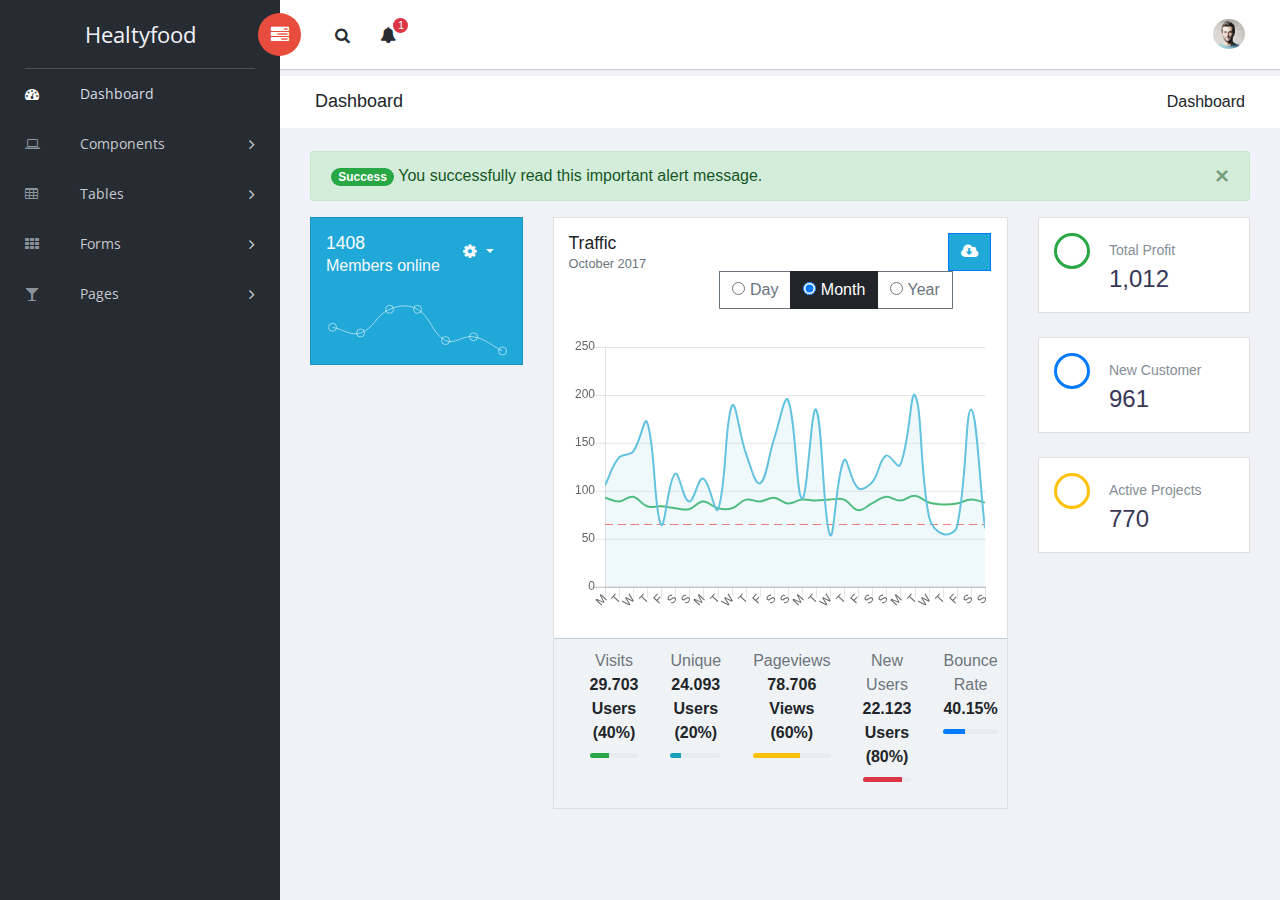
<file: index.html>
<!doctype html>
<!--[if lt IE 7]>      <html class="no-js lt-ie9 lt-ie8 lt-ie7" lang=""> <![endif]-->
<!--[if IE 7]>         <html class="no-js lt-ie9 lt-ie8" lang=""> <![endif]-->
<!--[if IE 8]>         <html class="no-js lt-ie9" lang=""> <![endif]-->
<!--[if gt IE 8]><!-->
<html class="no-js" lang="en">
<!--<![endif]-->

<head>
    <meta charset="utf-8">
    <meta http-equiv="X-UA-Compatible" content="IE=edge">
    <title>Healtyfood - Admin </title>
    <meta name="description" content="Healtyfood - Admin">
    <meta name="viewport" content="width=device-width, initial-scale=1">

    <link rel="apple-touch-icon" href="apple-icon.png">
    <link rel="shortcut icon" href="favicon.ico">

    <link rel="stylesheet" href="vendors/bootstrap/dist/css/bootstrap.min.css">
    <link rel="stylesheet" href="vendors/font-awesome/css/font-awesome.min.css">
    <link rel="stylesheet" href="vendors/selectFX/css/cs-skin-elastic.css">


    <link rel="stylesheet" href="assets/css/style.css">

    <link href='https://fonts.googleapis.com/css?family=Open+Sans:400,600,700,800' rel='stylesheet' type='text/css'>
</head>

<body>
    <!-- Left Panel -->

    <aside id="left-panel" class="left-panel">
        <nav class="navbar navbar-expand-sm navbar-default">

            <div class="navbar-header">
                <button class="navbar-toggler" type="button" data-toggle="collapse" data-target="#main-menu" aria-controls="main-menu" aria-expanded="false" aria-label="Toggle navigation">
                    <i class="fa fa-bars"></i>
                </button>
                <a class="navbar-brand" href="./"><i></i>Healtyfood</a>
                <a class="navbar-brand hidden" href="./"><img src="images/logo2.png" alt="Logo"></a>
            </div>

            <div id="main-menu" class="main-menu collapse navbar-collapse">
                <ul class="nav navbar-nav">
                    <li class="active">
                        <a href="index.html"> <i class="menu-icon fa fa-dashboard"></i>Dashboard </a>
                    </li>
                    <!-- /.menu-title -->
                    <li class="menu-item-has-children dropdown">
                        <a href="#" class="dropdown-toggle" data-toggle="dropdown" aria-haspopup="true" aria-expanded="false"> <i class="menu-icon fa fa-laptop"></i>Components</a>
                        <ul class="sub-menu children dropdown-menu">
                            <li><i class="fa fa-id-card-o"></i><a href="ui-cards.html">Cards</a></li>
                        </ul>
                    </li>
                    <li class="menu-item-has-children dropdown">
                        <a href="#" class="dropdown-toggle" data-toggle="dropdown" aria-haspopup="true" aria-expanded="false"> <i class="menu-icon fa fa-table"></i>Tables</a>
                        <ul class="sub-menu children dropdown-menu">
                            <li><i class="fa fa-table"></i><a href="tables-basic.html">Basic Table</a></li>
                            <li><i class="fa fa-table"></i><a href="tables-data.html">Data Table</a></li>
                        </ul>
                    </li>
                    <li class="menu-item-has-children dropdown">
                        <a href="#" class="dropdown-toggle" data-toggle="dropdown" aria-haspopup="true" aria-expanded="false"> <i class="menu-icon fa fa-th"></i>Forms</a>
                        <ul class="sub-menu children dropdown-menu">
                            <li><i class="menu-icon fa fa-th"></i><a href="forms-advanced.html">Advanced Form</a></li>
                        </ul>
                    </li>
                
                    <!-- /.menu-title -->
                    <li class="menu-item-has-children dropdown">
                        <a href="#" class="dropdown-toggle" data-toggle="dropdown" aria-haspopup="true" aria-expanded="false"> <i class="menu-icon fa fa-glass"></i>Pages</a>
                        <ul class="sub-menu children dropdown-menu">
                            <li><i class="menu-icon fa fa-sign-in"></i><a href="page-login.html">Login</a></li>
                            <li><i class="menu-icon fa fa-sign-in"></i><a href="page-register.html">Register</a></li>
                            <li><i class="menu-icon fa fa-paper-plane"></i><a href="pages-forget.html">Forget Pass</a></li>
                        </ul>
                    </li>
                </ul>
            </div><!-- /.navbar-collapse -->
        </nav>
    </aside><!-- /#left-panel -->

    <!-- Left Panel -->

    <!-- Right Panel -->

    <div id="right-panel" class="right-panel">

        <!-- Header-->
        <header id="header" class="header">

            <div class="header-menu">

                <div class="col-sm-7">
                    <a id="menuToggle" class="menutoggle pull-left"><i class="fa fa fa-tasks"></i></a>
                    <div class="header-left">
                        <button class="search-trigger"><i class="fa fa-search"></i></button>
                        <div class="form-inline">
                            <form class="search-form">
                                <input class="form-control mr-sm-2" type="text" placeholder="Search ..." aria-label="Search">
                                <button class="search-close" type="submit"><i class="fa fa-close"></i></button>
                            </form>
                        </div>

                        <div class="dropdown for-notification">
                            <button class="btn btn-secondary dropdown-toggle" type="button" id="notification" data-toggle="dropdown" aria-haspopup="true" aria-expanded="false">
                                <i class="fa fa-bell"></i>
                                <span class="count bg-danger">5</span>
                            </button>
                            <div class="dropdown-menu" aria-labelledby="notification">
                                <p class="red">You have 3 Notification</p>
                                <a class="dropdown-item media bg-flat-color-1" href="#">
                                <i class="fa fa-check"></i>
                                <p>Server #1 overloaded.</p>
                            </a>
                                <a class="dropdown-item media bg-flat-color-4" href="#">
                                <i class="fa fa-info"></i>
                                <p>Server #2 overloaded.</p>
                            </a>
                                <a class="dropdown-item media bg-flat-color-5" href="#">
                                <i class="fa fa-warning"></i>
                                <p>Server #3 overloaded.</p>
                            </a>
                            </div>
                        </div>
                    </div>
                </div>

                <div class="col-sm-5">
                    <div class="user-area dropdown float-right">
                        <a href="#" class="dropdown-toggle" data-toggle="dropdown" aria-haspopup="true" aria-expanded="false">
                            <img class="user-avatar rounded-circle" src="images/admin.jpg" alt="User Avatar">
                        </a>

                        <div class="user-menu dropdown-menu">
                            <a class="nav-link" href="#"><i class="fa fa-user"></i> My Profile</a>

                            <a class="nav-link" href="#"><i class="fa fa-user"></i> Notifications <span class="count">13</span></a>

                            <a class="nav-link" href="#"><i class="fa fa-cog"></i> Settings</a>

                            <a class="nav-link" href="#"><i class="fa fa-power-off"></i> Logout</a>
                        </div>
                    </div>


                </div>
            </div>

        </header><!-- /header -->
        <!-- Header-->

        <div class="breadcrumbs">
            <div class="col-sm-4">
                <div class="page-header float-left">
                    <div class="page-title">
                        <h1>Dashboard</h1>
                    </div>
                </div>
            </div>
            <div class="col-sm-8">
                <div class="page-header float-right">
                    <div class="page-title">
                        <ol class="breadcrumb text-right">
                            <li class="active">Dashboard</li>
                        </ol>
                    </div>
                </div>
            </div>
        </div>

        <div class="content mt-3">

            <div class="col-sm-12">
                <div class="alert  alert-success alert-dismissible fade show" role="alert">
                    <span class="badge badge-pill badge-success">Success</span> You successfully read this important alert message.
                    <button type="button" class="close" data-dismiss="alert" aria-label="Close">
                        <span aria-hidden="true">&times;</span>
                    </button>
                </div>
            </div>


            <div class="col-sm-6 col-lg-3">
                <div class="card text-white bg-flat-color-1">
                    <div class="card-body pb-0">
                        <div class="dropdown float-right">
                            <button class="btn bg-transparent dropdown-toggle theme-toggle text-light" type="button" id="dropdownMenuButton1" data-toggle="dropdown">
                                <i class="fa fa-cog"></i>
                            </button>
                            <div class="dropdown-menu" aria-labelledby="dropdownMenuButton1">
                                <div class="dropdown-menu-content">
                                    <a class="dropdown-item" href="#">Action</a>
                                    <a class="dropdown-item" href="#">Another action</a>
                                    <a class="dropdown-item" href="#">Something else here</a>
                                </div>
                            </div>
                        </div>
                        <h4 class="mb-0">
                            <span class="count">10468</span>
                        </h4>
                        <p class="text-light">Members online</p>

                        <div class="chart-wrapper px-0" style="height:70px;" height="70">
                            <canvas id="widgetChart1"></canvas>
                        </div>

                    </div>

                </div>
            </div>
            <!--/.col-->

            <div class="col-xl-6">
                <div class="card">
                    <div class="card-body">
                        <div class="row">
                            <div class="col-sm-4">
                                <h4 class="card-title mb-0">Traffic</h4>
                                <div class="small text-muted">October 2017</div>
                            </div>
                            <!--/.col-->
                            <div class="col-sm-8 hidden-sm-down">
                                <button type="button" class="btn btn-primary float-right bg-flat-color-1"><i class="fa fa-cloud-download"></i></button>
                                <div class="btn-toolbar float-right" role="toolbar" aria-label="Toolbar with button groups">
                                    <div class="btn-group mr-3" data-toggle="buttons" aria-label="First group">
                                        <label class="btn btn-outline-secondary">
                                            <input type="radio" name="options" id="option1"> Day
                                        </label>
                                        <label class="btn btn-outline-secondary active">
                                            <input type="radio" name="options" id="option2" checked=""> Month
                                        </label>
                                        <label class="btn btn-outline-secondary">
                                            <input type="radio" name="options" id="option3"> Year
                                        </label>
                                    </div>
                                </div>
                            </div>
                            <!--/.col-->


                        </div>
                        <!--/.row-->
                        <div class="chart-wrapper mt-4">
                            <canvas id="trafficChart" style="height:200px;" height="200"></canvas>
                        </div>

                    </div>
                    <div class="card-footer">
                        <ul>
                            <li>
                                <div class="text-muted">Visits</div>
                                <strong>29.703 Users (40%)</strong>
                                <div class="progress progress-xs mt-2" style="height: 5px;">
                                    <div class="progress-bar bg-success" role="progressbar" style="width: 40%;" aria-valuenow="40" aria-valuemin="0" aria-valuemax="100"></div>
                                </div>
                            </li>
                            <li class="hidden-sm-down">
                                <div class="text-muted">Unique</div>
                                <strong>24.093 Users (20%)</strong>
                                <div class="progress progress-xs mt-2" style="height: 5px;">
                                    <div class="progress-bar bg-info" role="progressbar" style="width: 20%;" aria-valuenow="20" aria-valuemin="0" aria-valuemax="100"></div>
                                </div>
                            </li>
                            <li>
                                <div class="text-muted">Pageviews</div>
                                <strong>78.706 Views (60%)</strong>
                                <div class="progress progress-xs mt-2" style="height: 5px;">
                                    <div class="progress-bar bg-warning" role="progressbar" style="width: 60%;" aria-valuenow="60" aria-valuemin="0" aria-valuemax="100"></div>
                                </div>
                            </li>
                            <li class="hidden-sm-down">
                                <div class="text-muted">New Users</div>
                                <strong>22.123 Users (80%)</strong>
                                <div class="progress progress-xs mt-2" style="height: 5px;">
                                    <div class="progress-bar bg-danger" role="progressbar" style="width: 80%;" aria-valuenow="80" aria-valuemin="0" aria-valuemax="100"></div>
                                </div>
                            </li>
                            <li class="hidden-sm-down">
                                <div class="text-muted">Bounce Rate</div>
                                <strong>40.15%</strong>
                                <div class="progress progress-xs mt-2" style="height: 5px;">
                                    <div class="progress-bar" role="progressbar" style="width: 40%;" aria-valuenow="40" aria-valuemin="0" aria-valuemax="100"></div>
                                </div>
                            </li>
                        </ul>
                    </div>
                </div>
            </div>
            
            <div class="col-xl-3 col-lg-6">
                <div class="card">
                    <div class="card-body">
                        <div class="stat-widget-one">
                            <div class="stat-icon dib"><i class="ti-money text-success border-success"></i></div>
                            <div class="stat-content dib">
                                <div class="stat-text">Total Profit</div>
                                <div class="stat-digit">1,012</div>
                            </div>
                        </div>
                    </div>
                </div>
            </div>


            <div class="col-xl-3 col-lg-6">
                <div class="card">
                    <div class="card-body">
                        <div class="stat-widget-one">
                            <div class="stat-icon dib"><i class="ti-user text-primary border-primary"></i></div>
                            <div class="stat-content dib">
                                <div class="stat-text">New Customer</div>
                                <div class="stat-digit">961</div>
                            </div>
                        </div>
                    </div>
                </div>
            </div>

            <div class="col-xl-3 col-lg-6">
                <div class="card">
                    <div class="card-body">
                        <div class="stat-widget-one">
                            <div class="stat-icon dib"><i class="ti-layout-grid2 text-warning border-warning"></i></div>
                            <div class="stat-content dib">
                                <div class="stat-text">Active Projects</div>
                                <div class="stat-digit">770</div>
                            </div>
                        </div>
                    </div>
                </div>
            </div>
        </div> <!-- .content -->
    </div><!-- /#right-panel -->

    <!-- Right Panel -->

    <script src="vendors/jquery/dist/jquery.min.js"></script>
    <script src="vendors/popper.js/dist/umd/popper.min.js"></script>
    <script src="vendors/bootstrap/dist/js/bootstrap.min.js"></script>
    <script src="assets/js/main.js"></script>


    <script src="vendors/chart.js/dist/Chart.bundle.min.js"></script>
    <script src="assets/js/dashboard.js"></script>
    <script src="assets/js/widgets.js"></script>

</body>

</html>
</file>
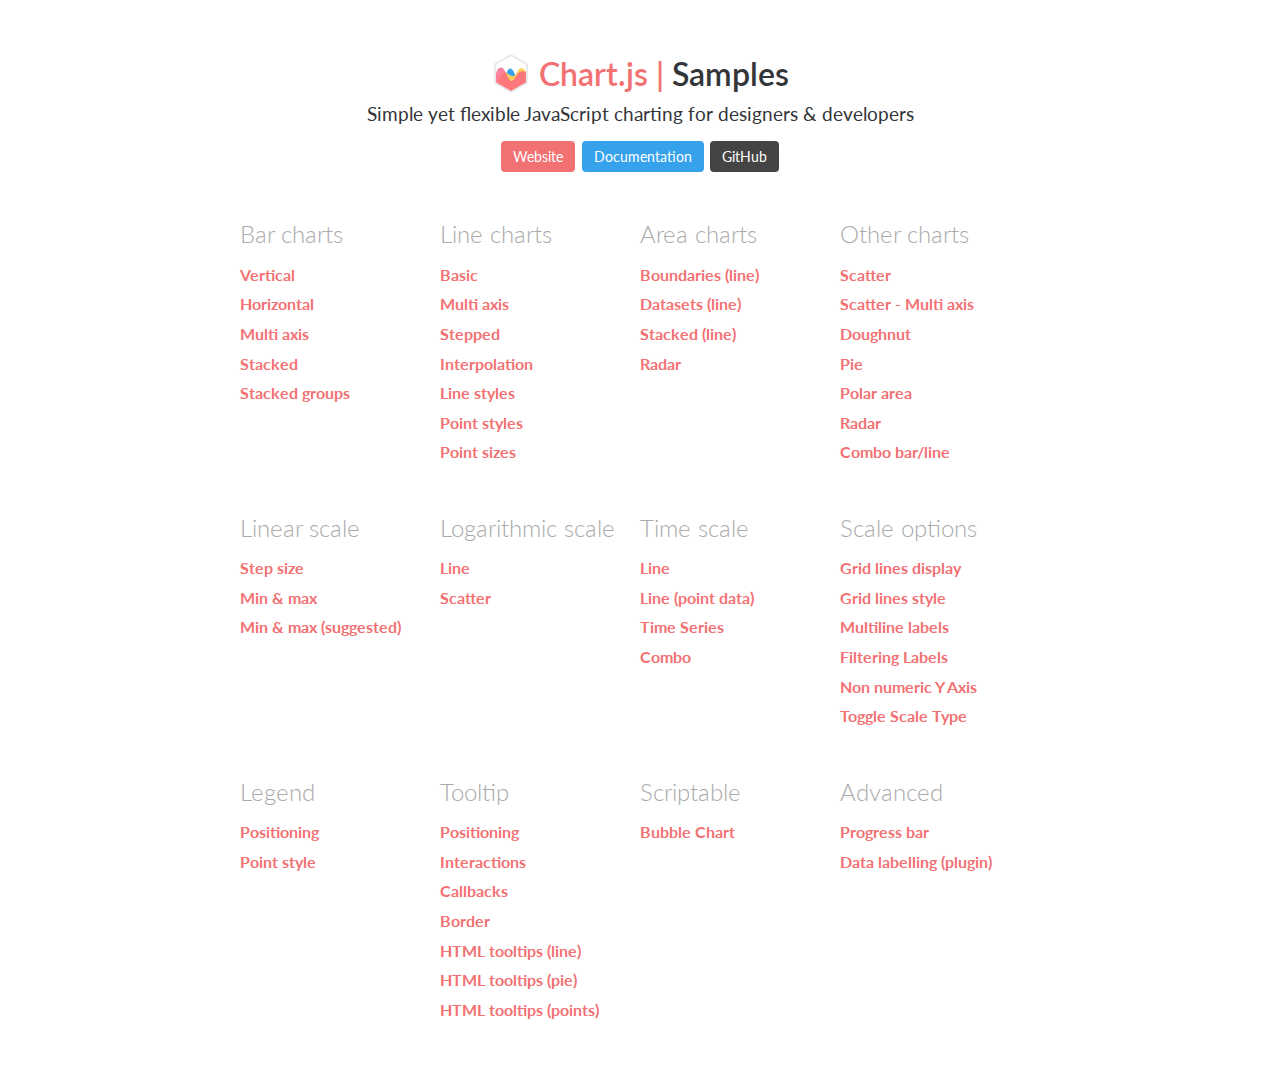
<file: vendors/chart.js/samples/index.html>
<!DOCTYPE html>
<html lang="en-US">
<head>
	<meta charset="utf-8">
	<meta http-equiv="X-UA-Compatible" content="IE=Edge">
	<meta name="viewport" content="width=device-width, initial-scale=1">
	<link rel="stylesheet" type="text/css" href="style.css">
	<link rel="icon" href="favicon.ico">
	<script src="samples.js"></script>
	<script src="utils.js"></script>
	<title>Chart.js samples</title>
</head>
<body>
	<div class="content">
		<div class="header">
			<div class="chartjs-title">Samples</div>
			<div class="chartjs-caption">Simple yet flexible JavaScript charting for designers &amp; developers</div>
			<div class="chartjs-links">
				<a class="btn btn-chartjs" href="http://www.chartjs.org">Website</a>
				<a class="btn btn-docs" href="http://www.chartjs.org/docs">Documentation</a>
				<a class="btn btn-gh" href="https://github.com/chartjs/Chart.js">GitHub</a>
			</div>
		</div>

		<div id="categories" class="samples-categories"></div>
	</div>

	<script>
		function createCategory(item) {
			var el = document.createElement('div');
			el.className = 'samples-category';
			el.innerHTML =
				'<div class="title">' + item.title + '</div>' +
				'<div class="items"></div>';
			return el;
		}

		function createEntry(item) {
			var el = document.createElement('div');
			el.className = 'samples-entry';
			el.innerHTML = '<a class="title" href="' + item.path + '">' + item.title + '</a>';
			return el;
		}

		var categories = document.getElementById('categories');
		Samples.items.forEach(function(item) {
			var category = createCategory(item);
			var children = category.getElementsByClassName('items')[0];

			(item.items || []).forEach(function(item2) {
				children.appendChild(createEntry(item2));
			});

			categories.appendChild(category);
		});
	</script>
</body>
</html>
</file>
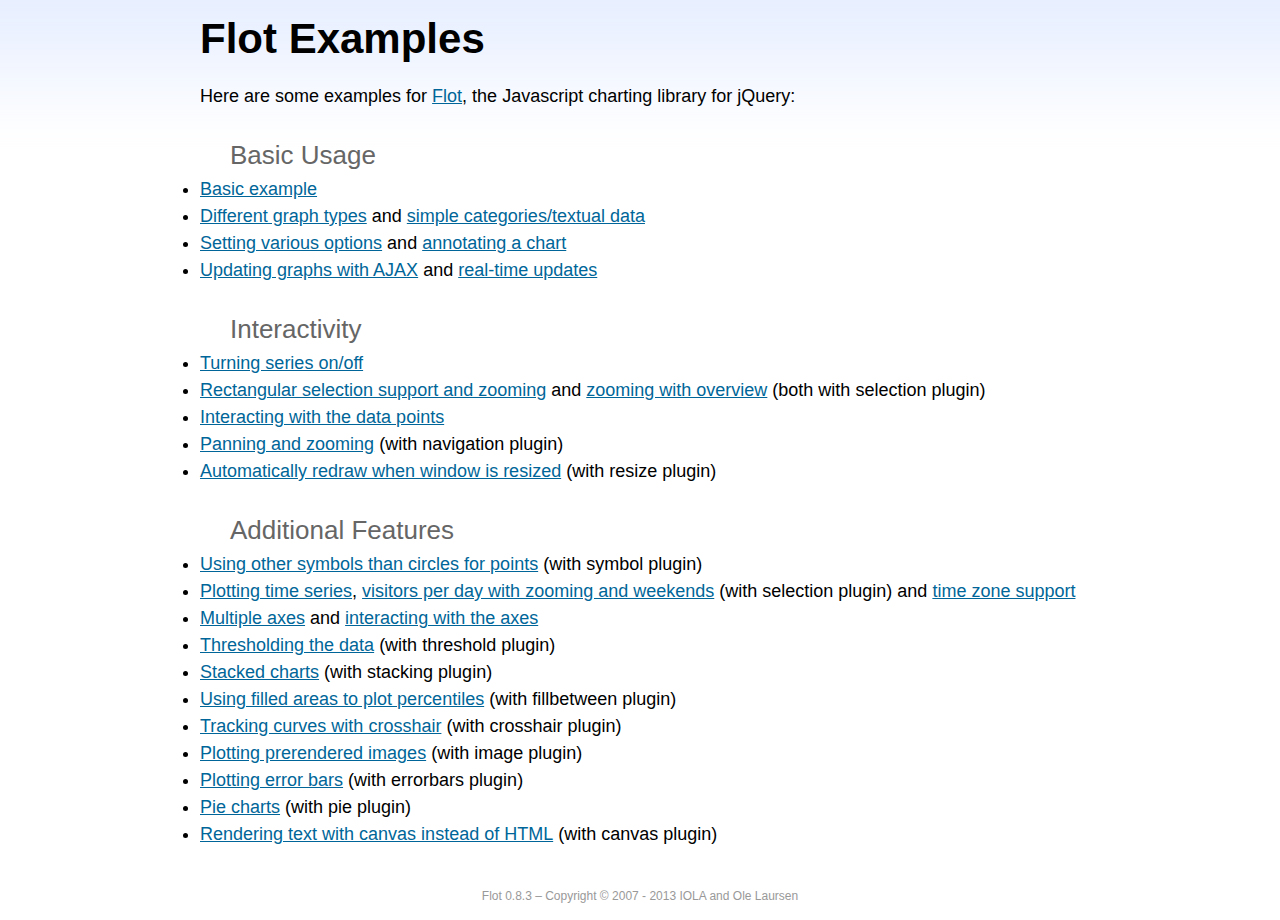
<file: vendors/flot/examples/index.html>
<!DOCTYPE html PUBLIC "-//W3C//DTD HTML 4.01//EN" "http://www.w3.org/TR/html4/strict.dtd">
<html>
<head>
	<meta http-equiv="Content-Type" content="text/html; charset=utf-8">
	<title>Flot Examples</title>
	<link href="examples.css" rel="stylesheet" type="text/css">
	<style>

	h3 {
		margin-top: 30px;
		margin-bottom: 5px;
	}

	</style>
	<script language="javascript" type="text/javascript" src="../jquery.js"></script>
	<script language="javascript" type="text/javascript" src="../jquery.flot.js"></script>
	<script type="text/javascript">

	$(function() {

		// Add the Flot version string to the footer

		$("#footer").prepend("Flot " + $.plot.version + " &ndash; ");
	});

	</script>
</head>
<body>

	<div id="header">
		<h2>Flot Examples</h2>
	</div>

	<div id="content">

		<p>Here are some examples for <a href="http://www.flotcharts.org">Flot</a>, the Javascript charting library for jQuery:</p>

		<h3>Basic Usage</h3>

		<ul>
			<li><a href="basic-usage/index.html">Basic example</a></li>
			<li><a href="series-types/index.html">Different graph types</a> and <a href="categories/index.html">simple categories/textual data</a></li>
			<li><a href="basic-options/index.html">Setting various options</a> and <a href="annotating/index.html">annotating a chart</a></li>
			<li><a href="ajax/index.html">Updating graphs with AJAX</a> and <a href="realtime/index.html">real-time updates</a></li>
		</ul>

		<h3>Interactivity</h3>

		<ul>
			<li><a href="series-toggle/index.html">Turning series on/off</a></li>
			<li><a href="selection/index.html">Rectangular selection support and zooming</a> and <a href="zooming/index.html">zooming with overview</a> (both with selection plugin)</li>
			<li><a href="interacting/index.html">Interacting with the data points</a></li>
			<li><a href="navigate/index.html">Panning and zooming</a> (with navigation plugin)</li>
			<li><a href="resize/index.html">Automatically redraw when window is resized</a> (with resize plugin)</li>
		</ul>

		<h3>Additional Features</h3>

		<ul>
			<li><a href="symbols/index.html">Using other symbols than circles for points</a> (with symbol plugin)</li>
			<li><a href="axes-time/index.html">Plotting time series</a>, <a href="visitors/index.html">visitors per day with zooming and weekends</a> (with selection plugin) and <a href="axes-time-zones/index.html">time zone support</a></li>
			<li><a href="axes-multiple/index.html">Multiple axes</a> and <a href="axes-interacting/index.html">interacting with the axes</a></li>
			<li><a href="threshold/index.html">Thresholding the data</a> (with threshold plugin)</li>
			<li><a href="stacking/index.html">Stacked charts</a> (with stacking plugin)</li>
			<li><a href="percentiles/index.html">Using filled areas to plot percentiles</a> (with fillbetween plugin)</li>
			<li><a href="tracking/index.html">Tracking curves with crosshair</a> (with crosshair plugin)</li>
			<li><a href="image/index.html">Plotting prerendered images</a> (with image plugin)</li>
			<li><a href="series-errorbars/index.html">Plotting error bars</a> (with errorbars plugin)</li>
			<li><a href="series-pie/index.html">Pie charts</a> (with pie plugin)</li>
			<li><a href="canvas/index.html">Rendering text with canvas instead of HTML</a> (with canvas plugin)</li>
		</ul>

	</div>

	<div id="footer">
		Copyright &copy; 2007 - 2013 IOLA and Ole Laursen
	</div>

</body>
</html>
</file>
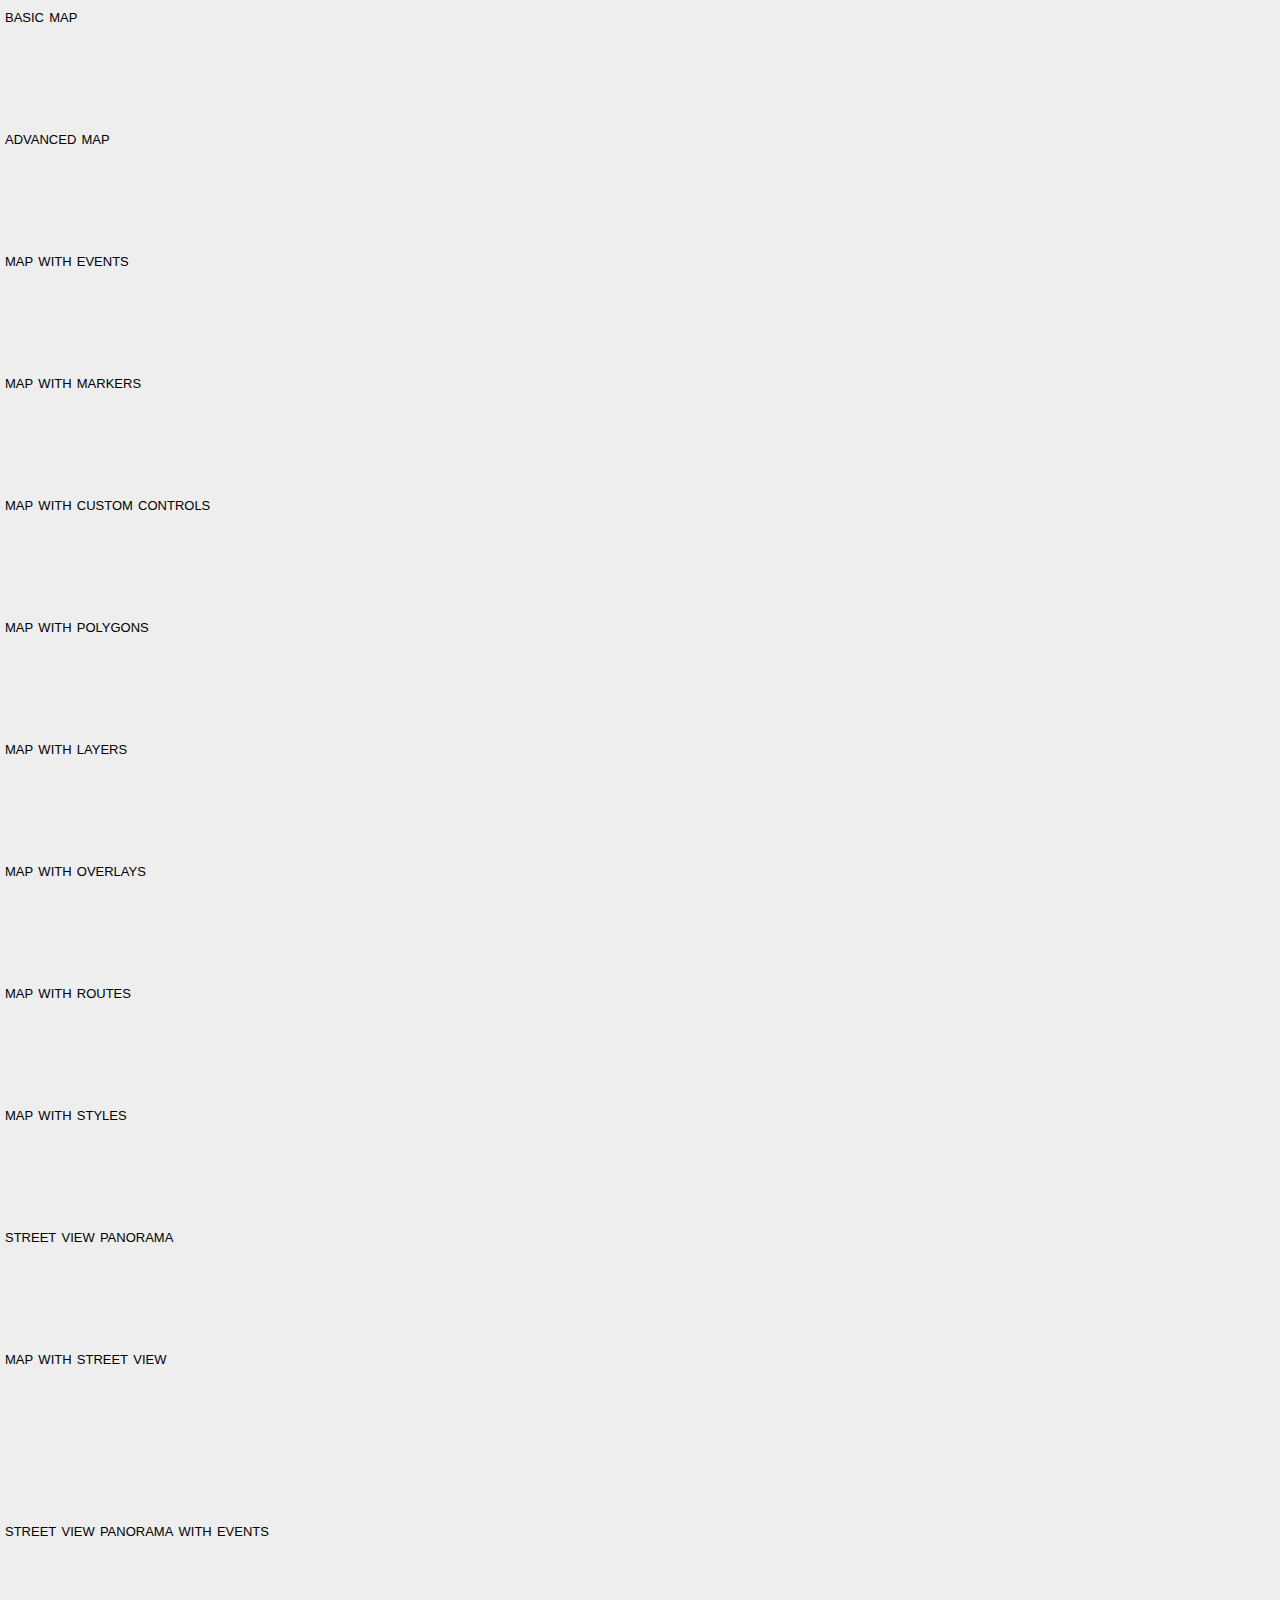
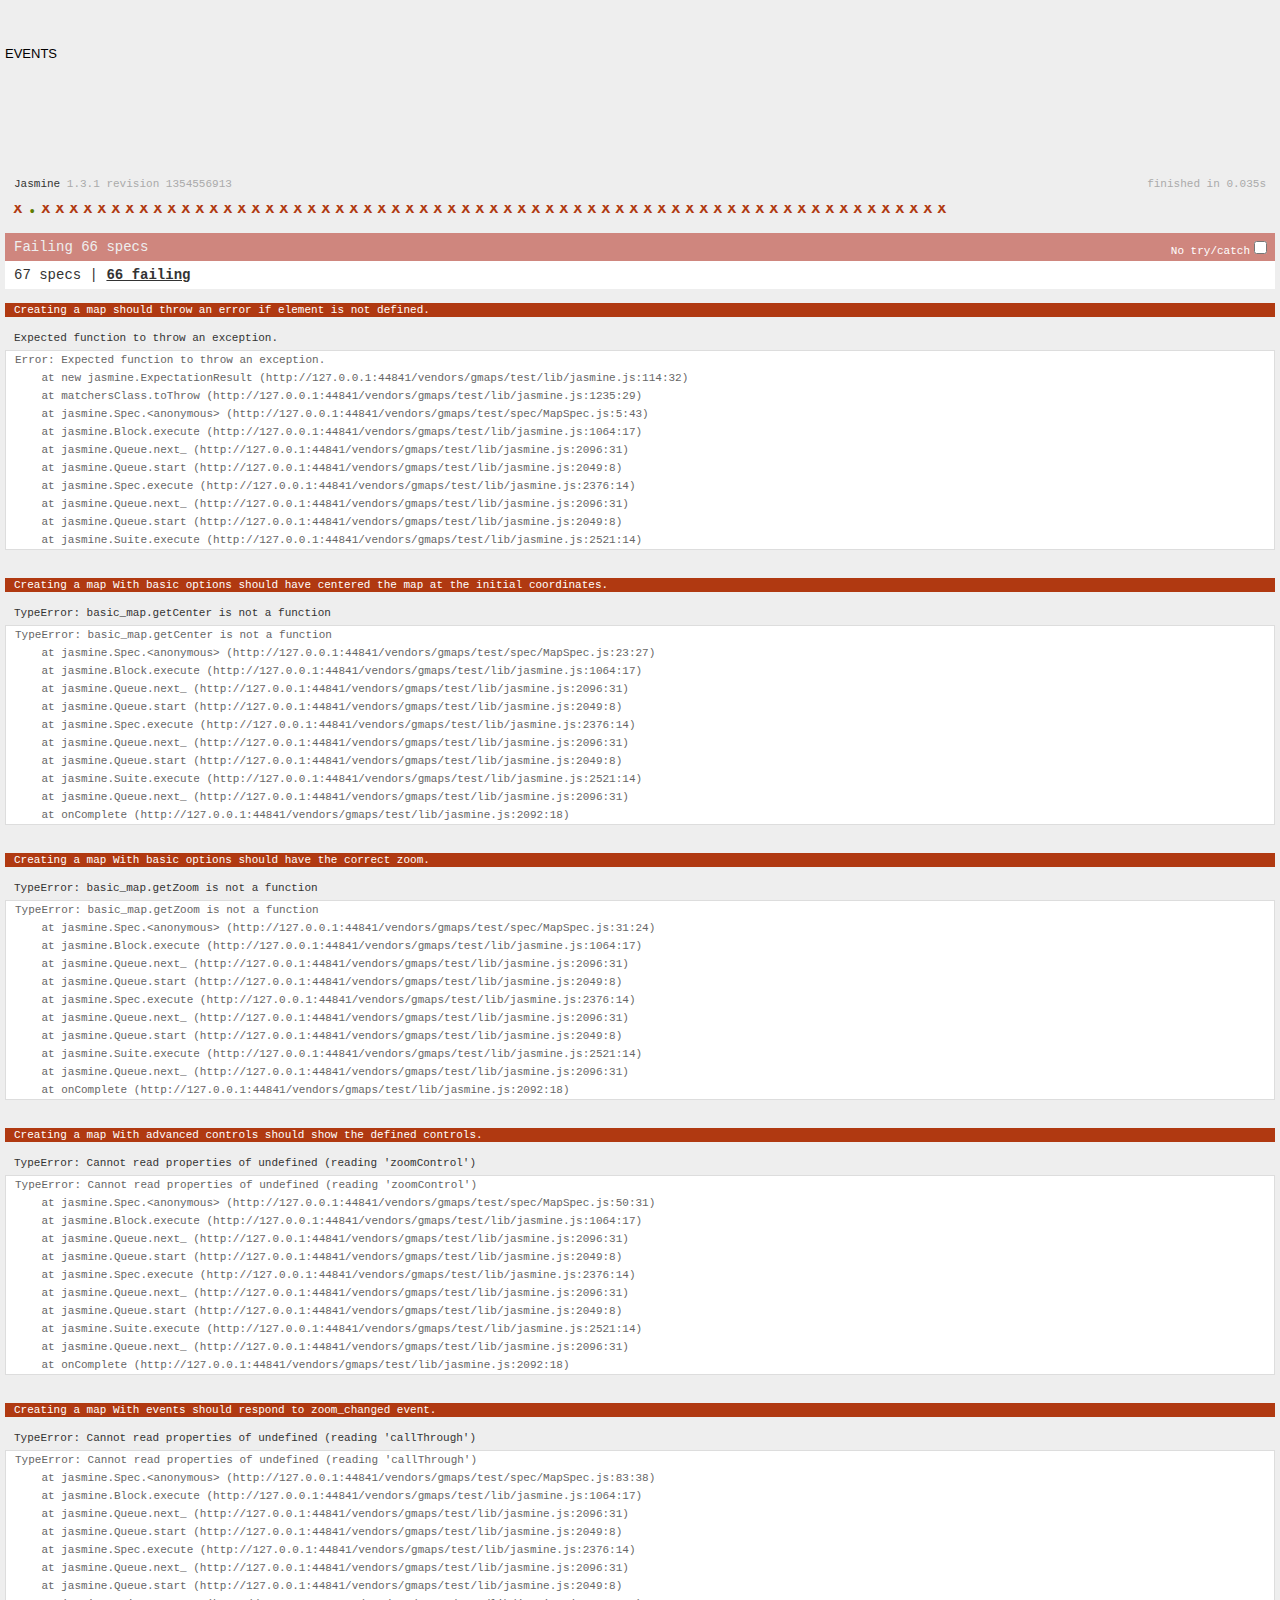
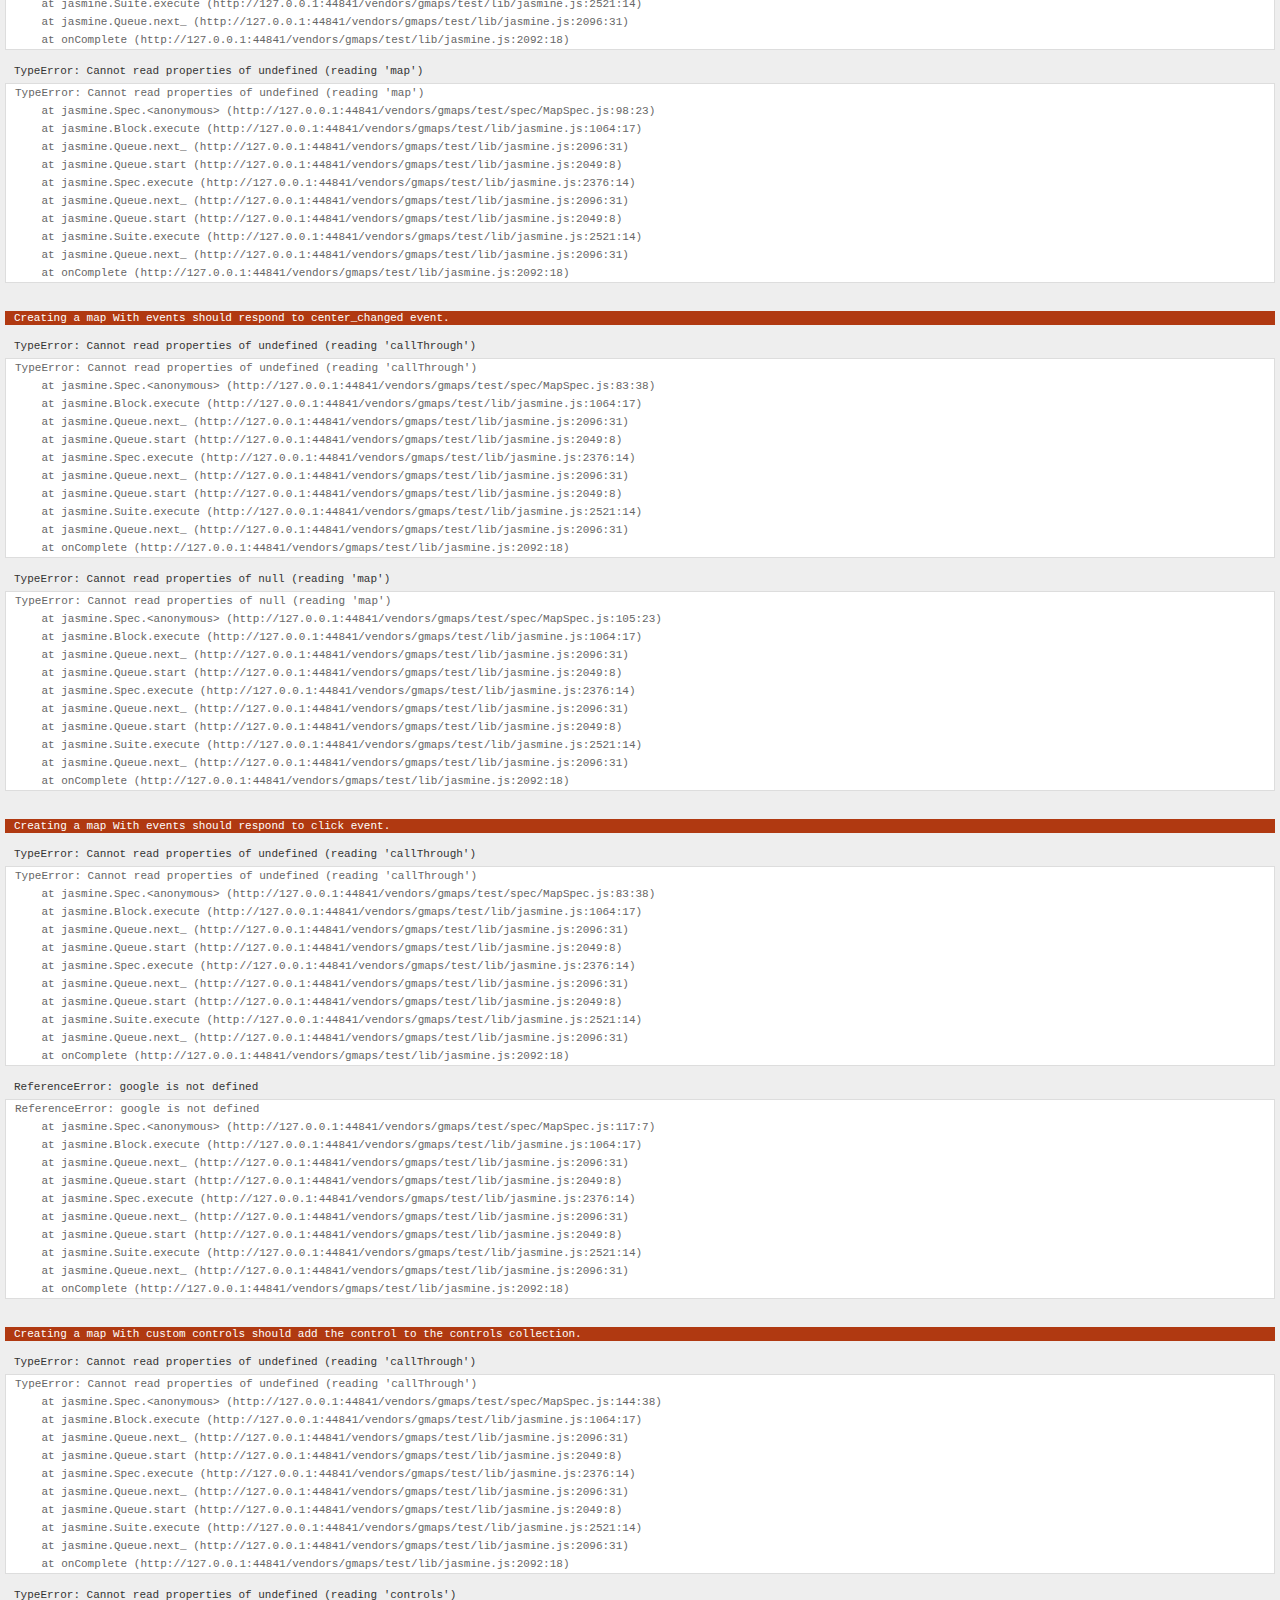
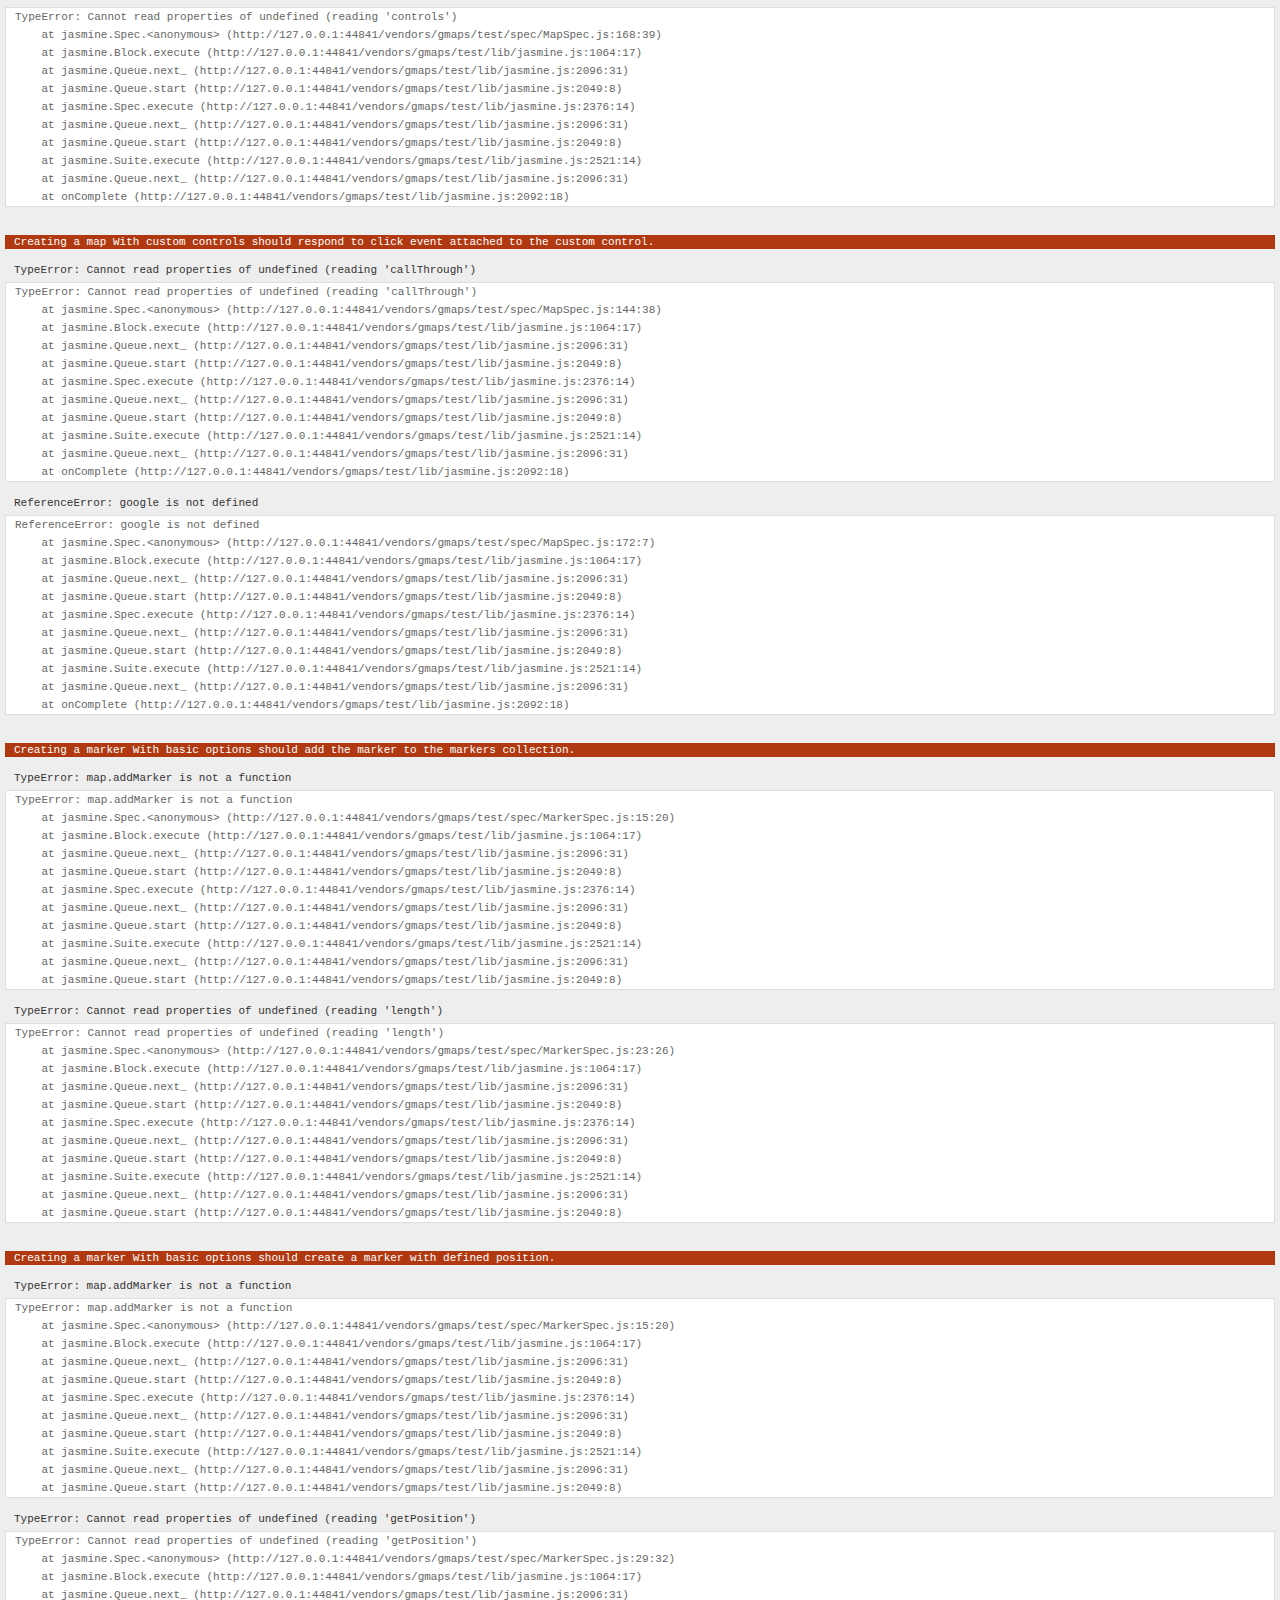
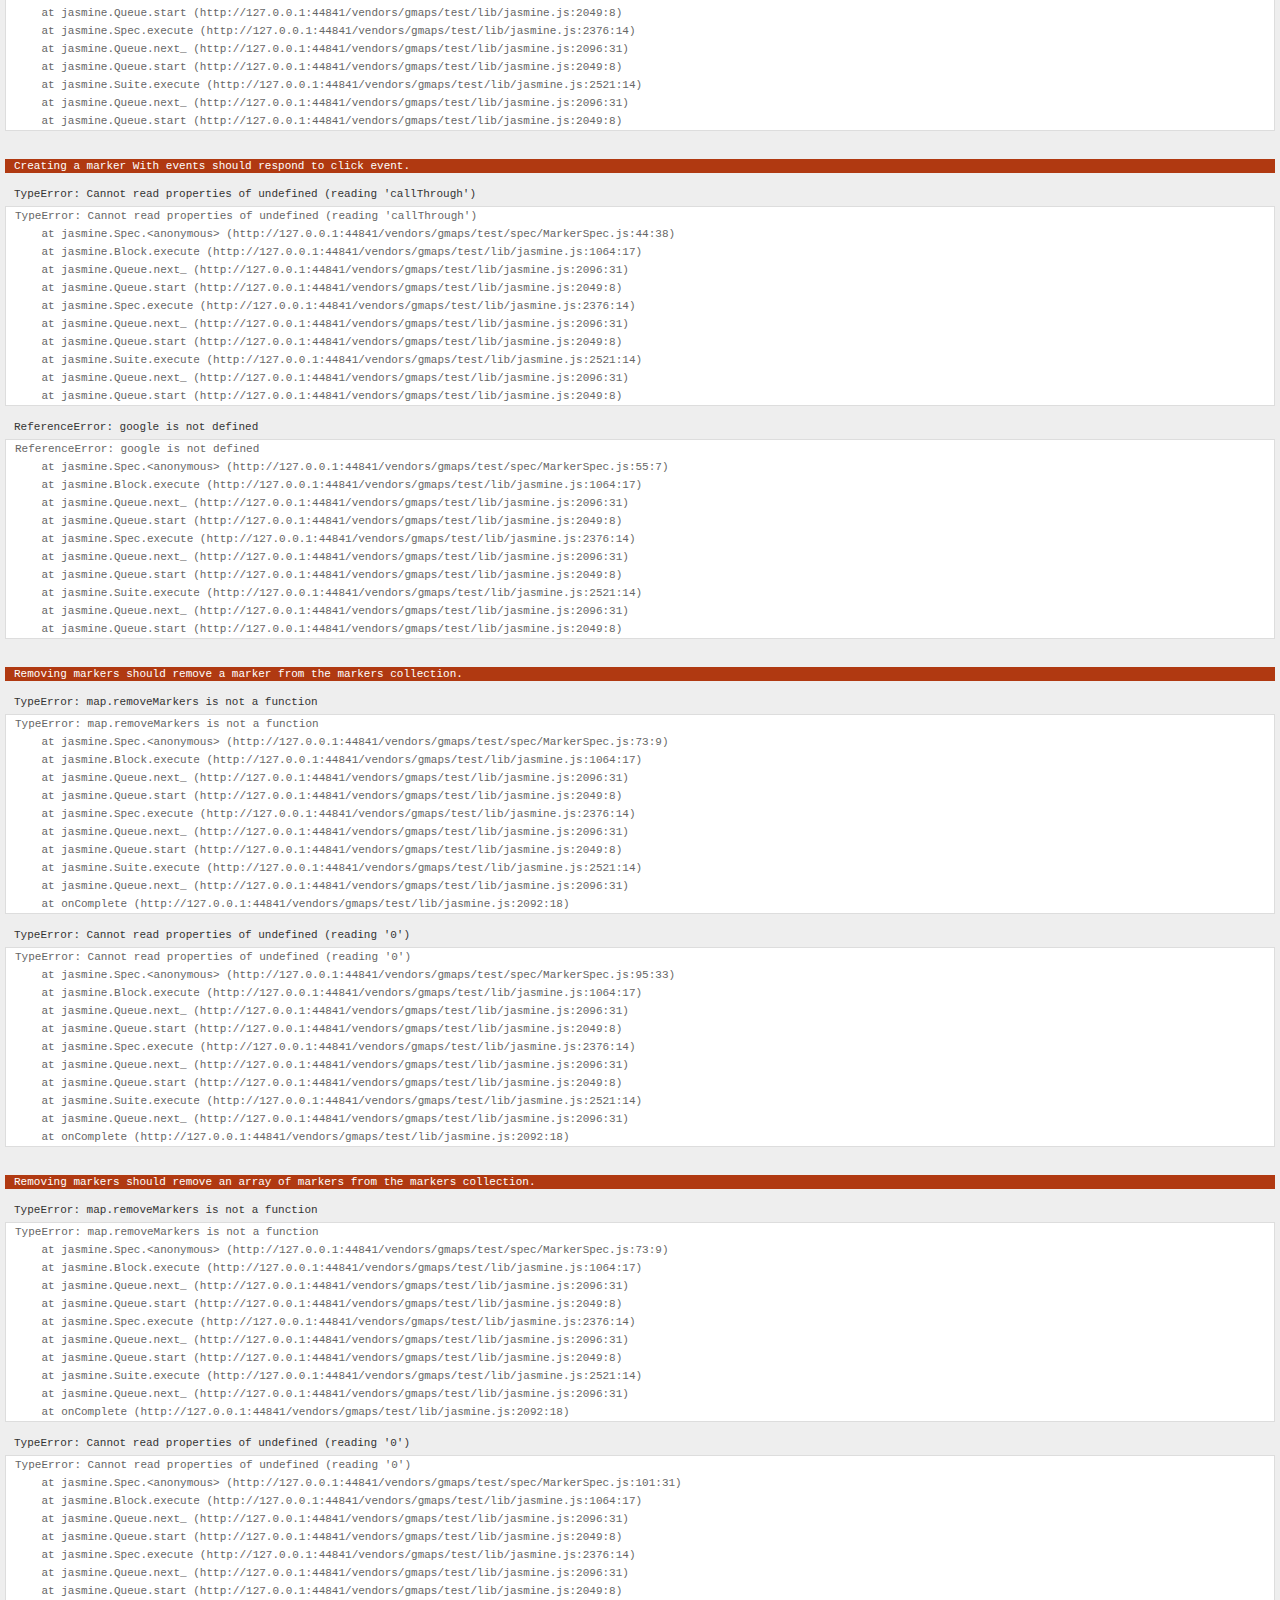
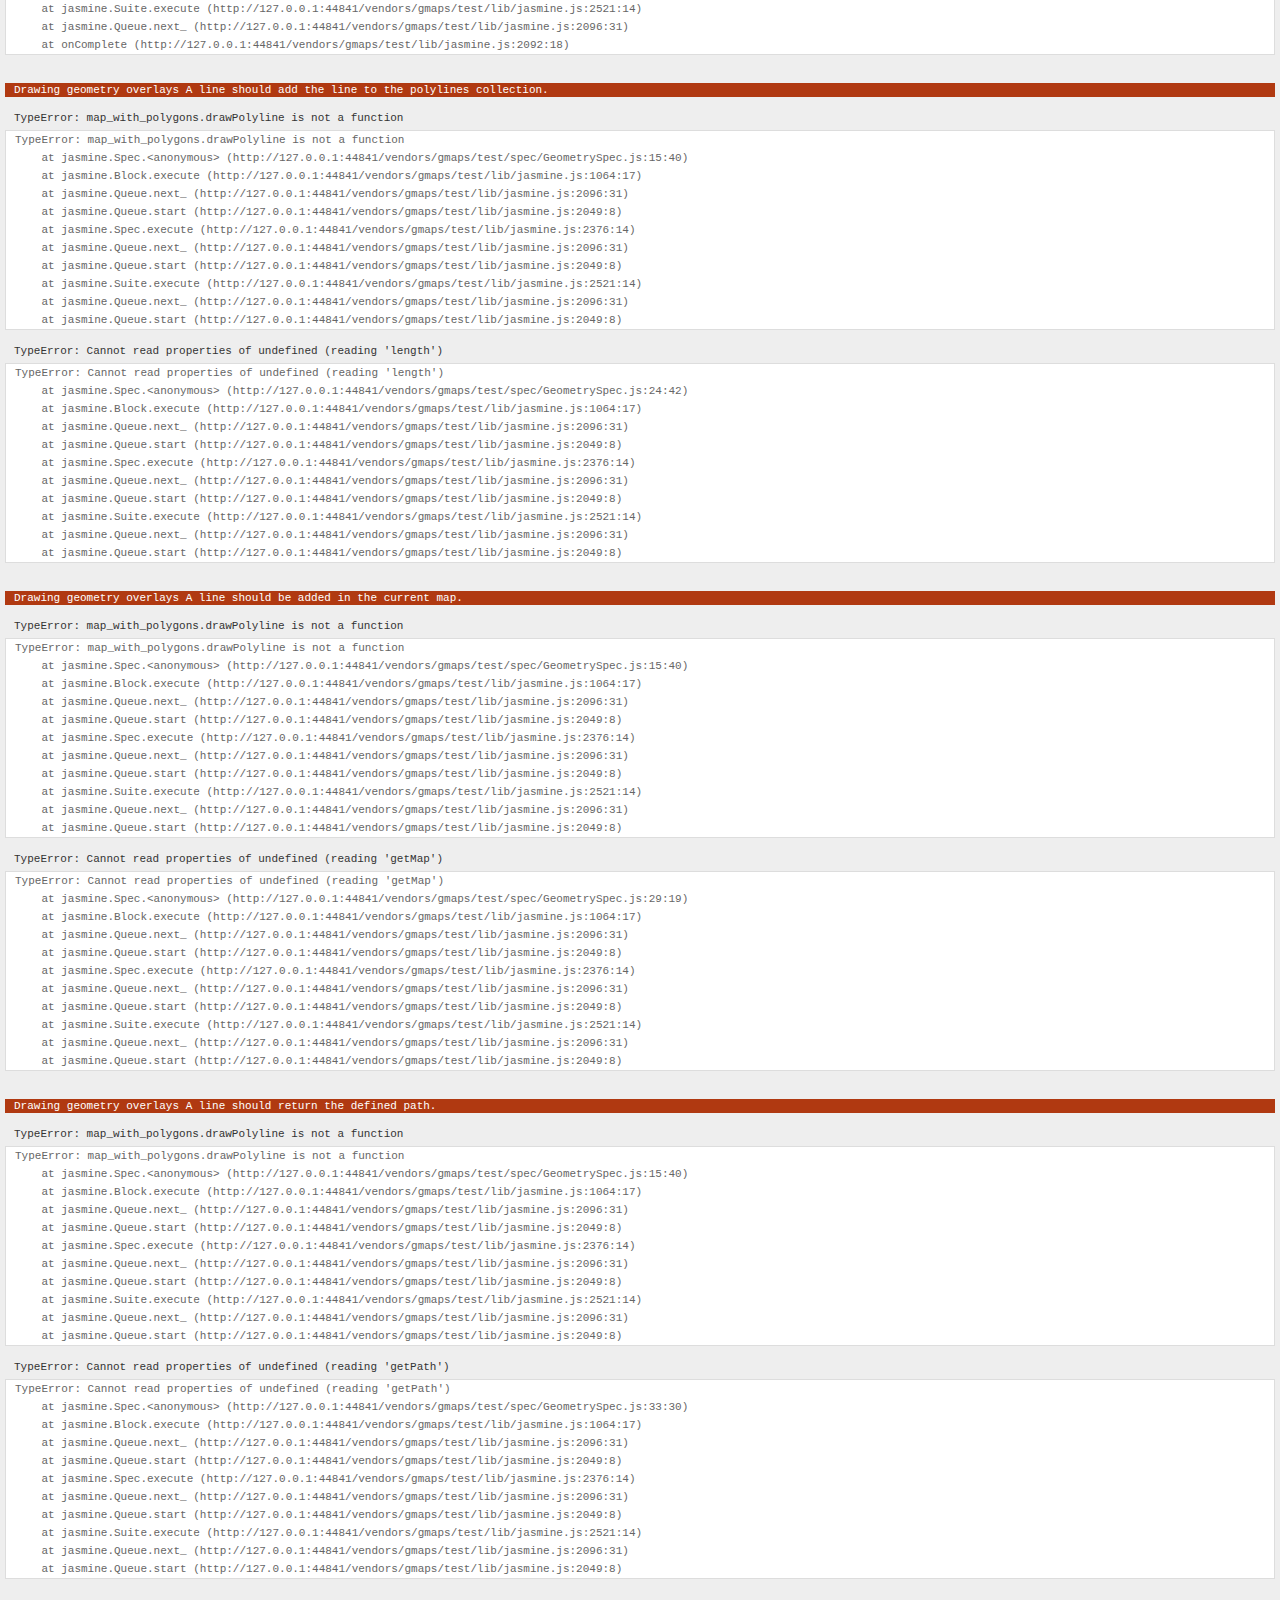
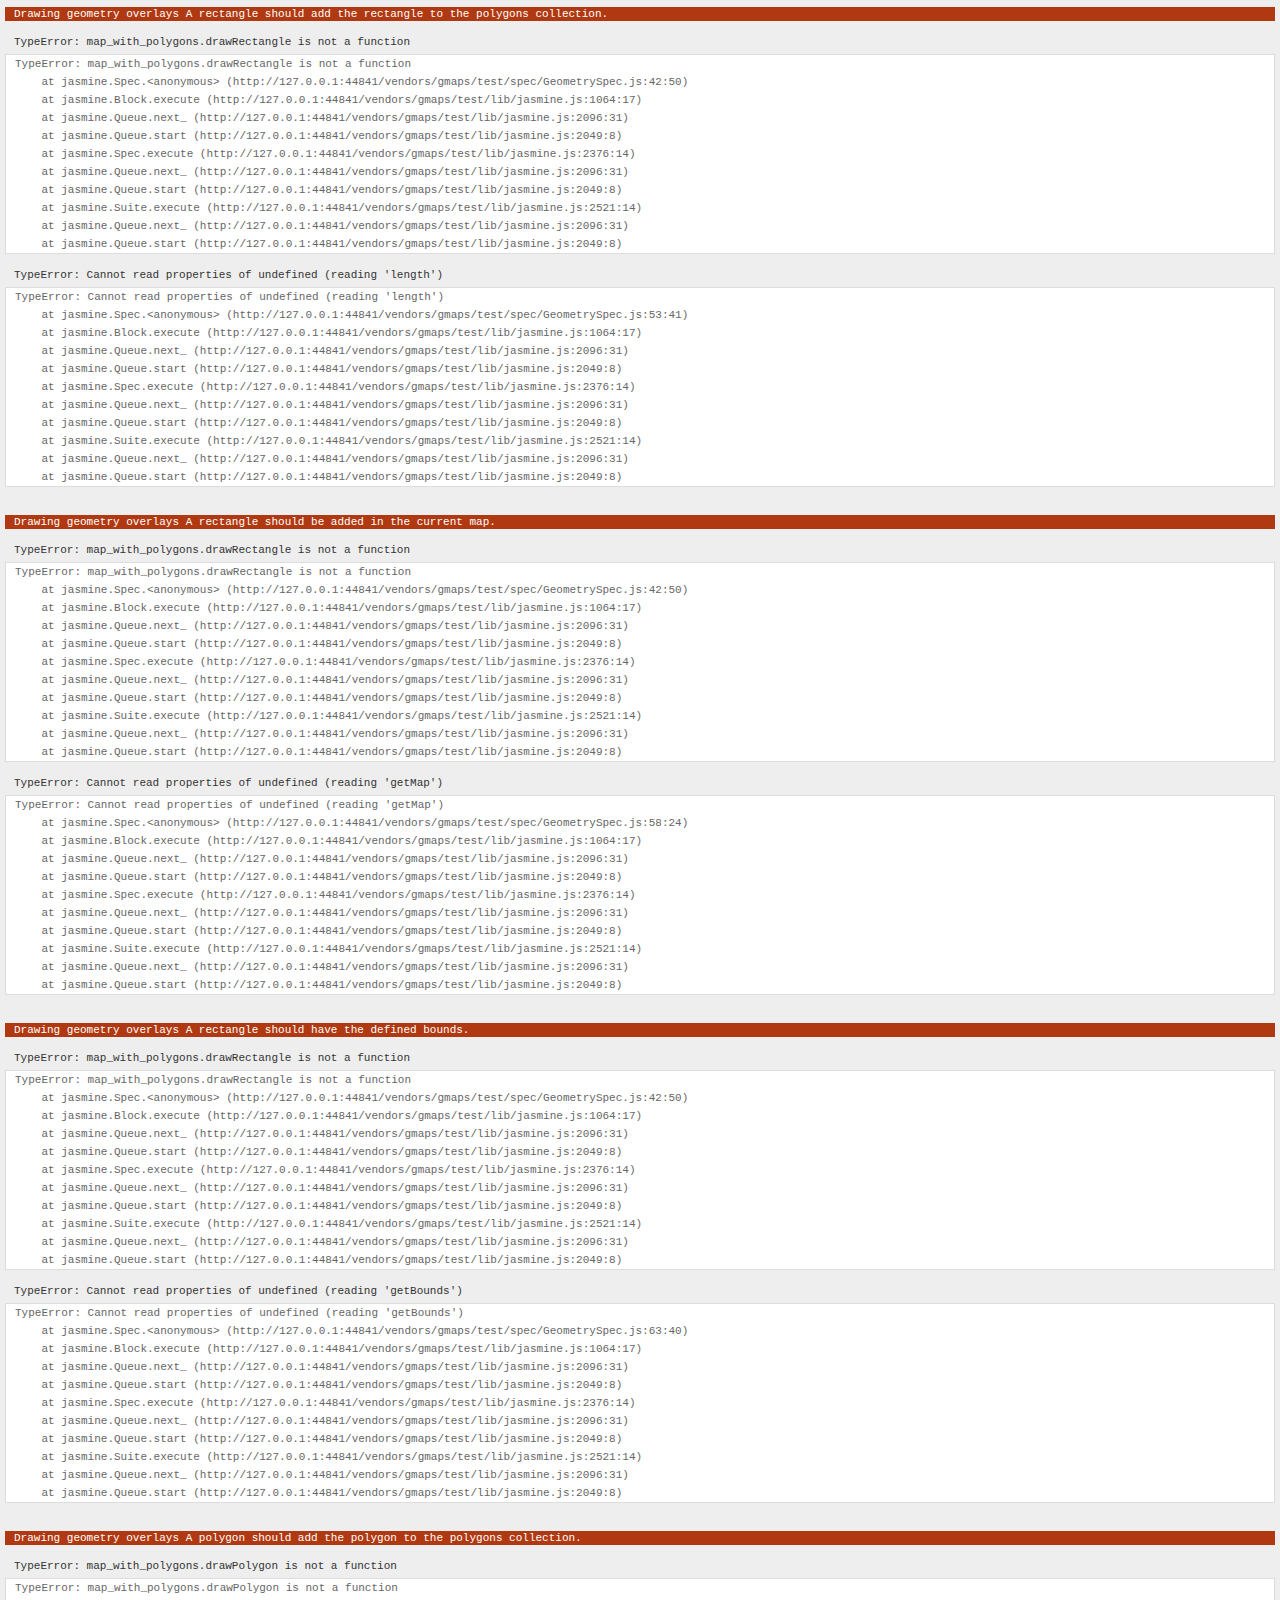
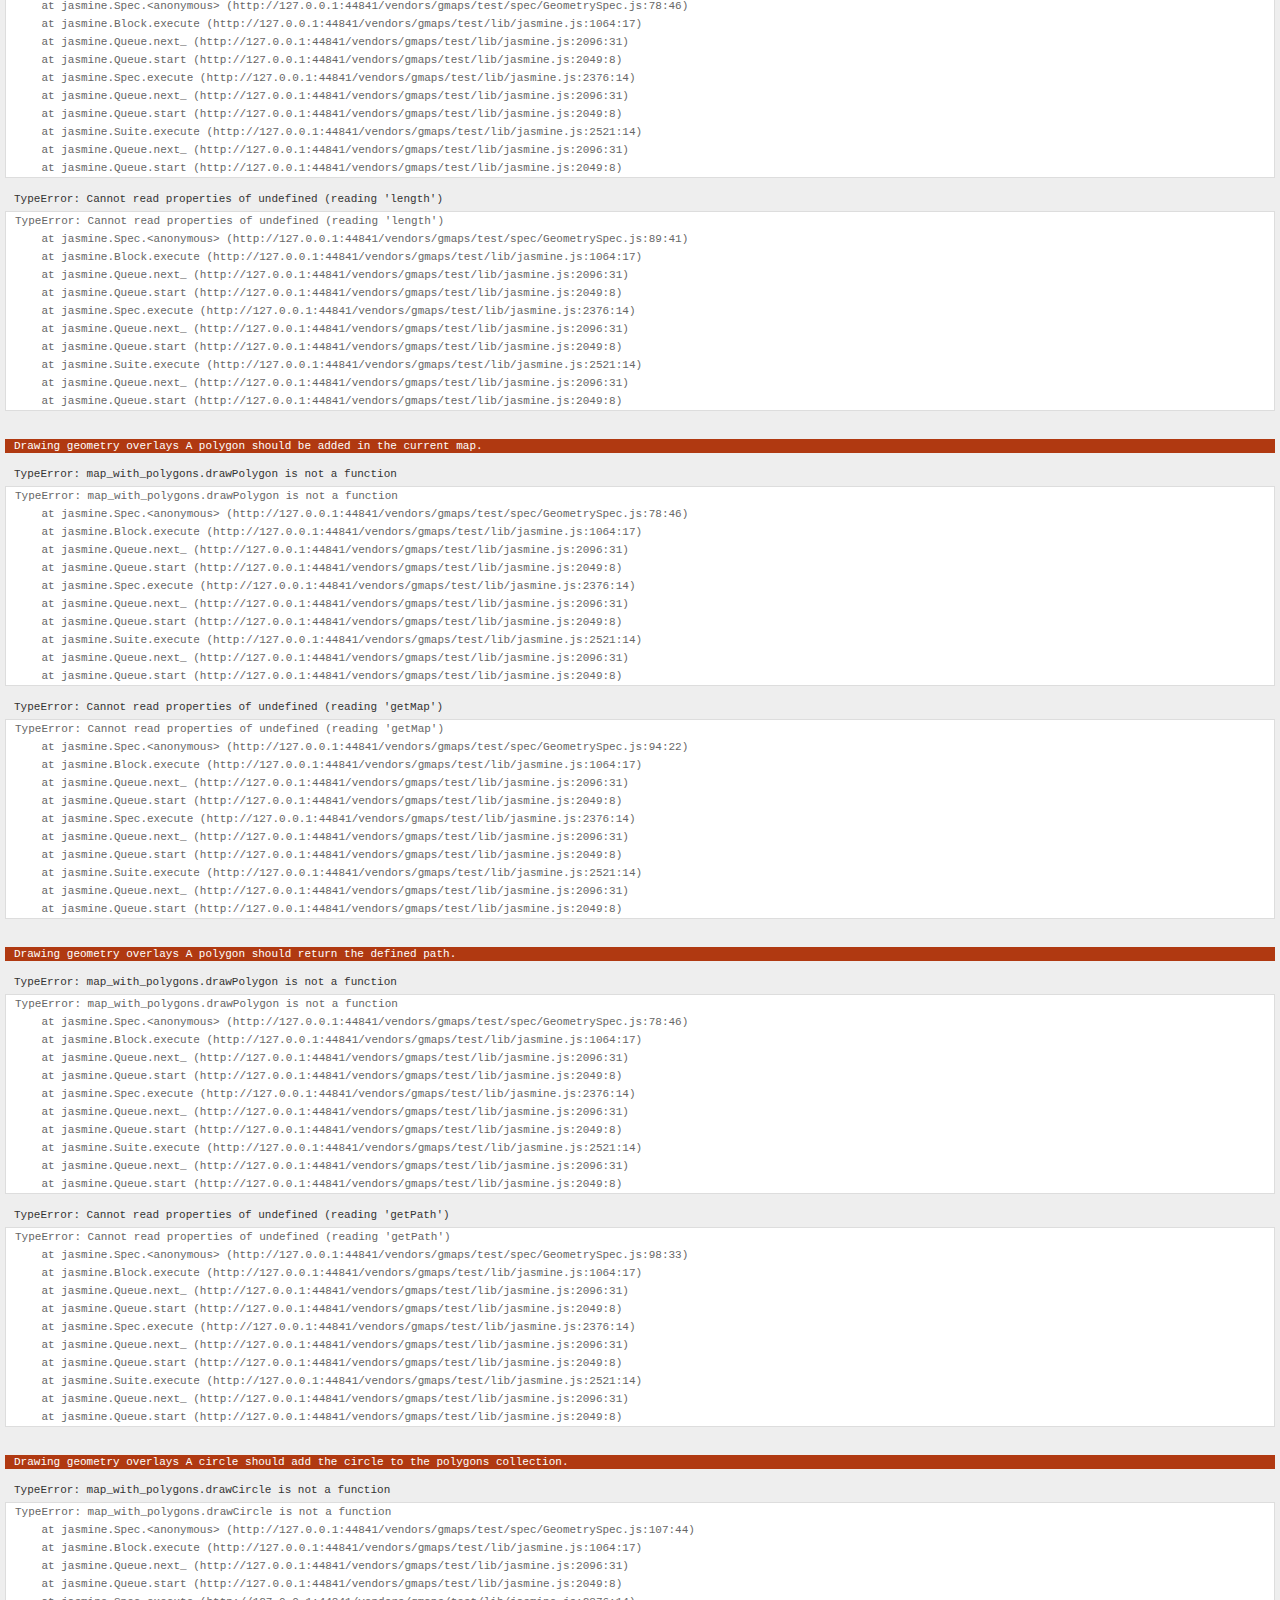
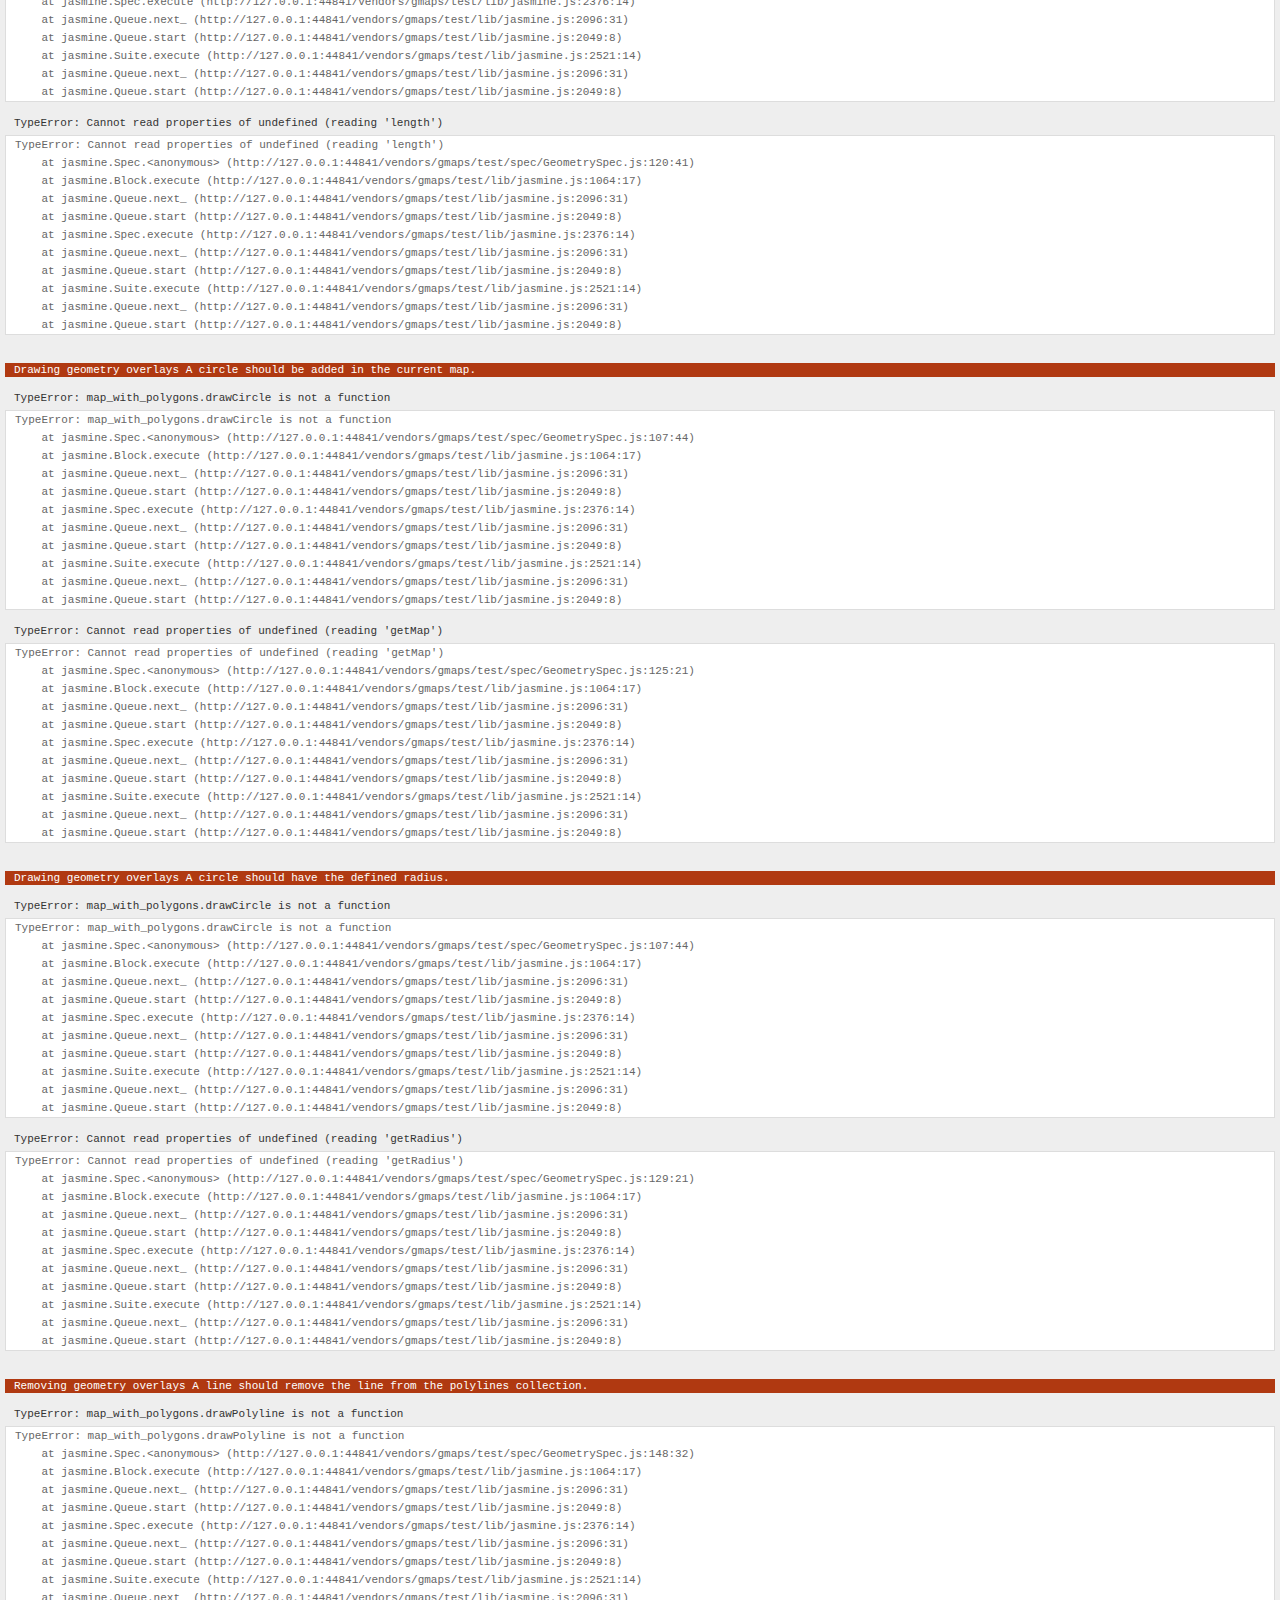
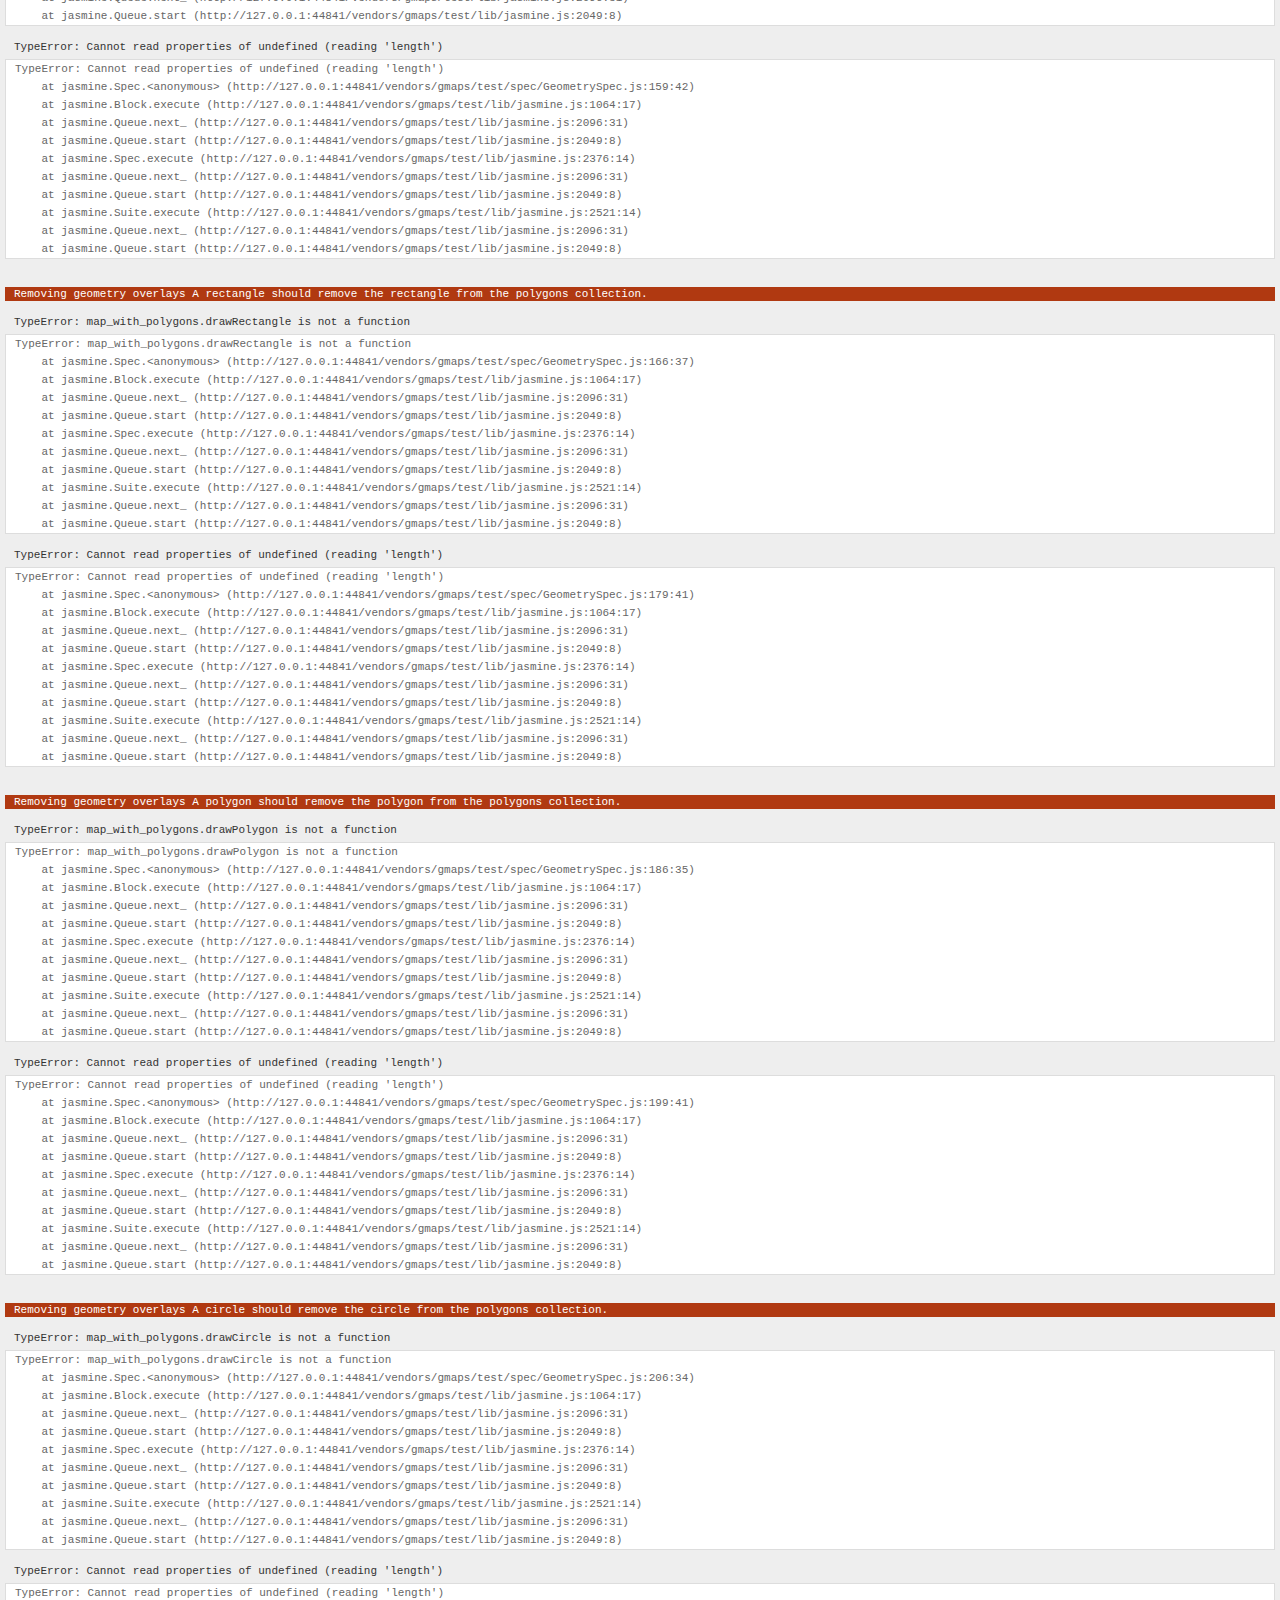
<file: vendors/gmaps/test/index.html>
<!DOCTYPE html>
<html>
<head>
  <title>gmaps.js test</title>
  <link rel="stylesheet" type="text/css" href="lib/jasmine.css" />
  <link rel="stylesheet" href="style.css" />
  <script type="text/javascript" src="lib/jasmine.js"></script>
  <script type="text/javascript" src="lib/jasmine-html.js"></script>

  <script type="text/javascript" src="http://maps.google.com/maps/api/js?sensor=true"></script>
  <script type="text/javascript" src="../gmaps.js"></script>

  <script type="text/javascript" src="spec/MapSpec.js"></script>
  <script type="text/javascript" src="spec/MarkerSpec.js"></script>
  <script type="text/javascript" src="spec/GeometrySpec.js"></script>
  <script type="text/javascript" src="spec/LayerSpec.js"></script>
  <script type="text/javascript" src="spec/OverlaySpec.js"></script>
  <script type="text/javascript" src="spec/RouteSpec.js"></script>
  <script type="text/javascript" src="spec/StyleSpec.js"></script>
  <script type="text/javascript" src="spec/StreetViewSpec.js"></script>
  <script type="text/javascript" src="spec/EventSpec.js"></script>
  <script type="text/javascript" src="spec/ControlSpec.js"></script>

  <script type="text/javascript">
    (function() {
      var jasmineEnv = jasmine.getEnv();
      jasmineEnv.updateInterval = 1000;

      var htmlReporter = new jasmine.HtmlReporter();

      jasmineEnv.addReporter(htmlReporter);

      jasmineEnv.specFilter = function(spec) {
        return htmlReporter.specFilter(spec);
      };

      var currentWindowOnload = window.onload;

      window.onload = function() {
        if (currentWindowOnload) {
          currentWindowOnload();
        }

        execJasmine();
      };

      function execJasmine() {
        jasmineEnv.execute();
      }
    })();
  </script>
</head>
<body>
  <h3>Basic map</h3>
  <div class="map" id="basic-map"></div>
  <h3>Advanced map</h3>
  <div class="map" id="advanced-map"></div>
  <h3>Map with events</h3>
  <div class="map" id="map-with-events"></div>
  <h3>Map with markers</h3>
  <div class="map" id="map-with-markers"></div>
  <h3>Map with custom controls</h3>
  <div class="map" id="map-with-custom-controls"></div>
  <h3>Map with polygons</h3>
  <div class="map" id="map-with-polygons"></div>
  <h3>Map with layers</h3>
  <div class="map" id="map-with-layers"></div>
  <h3>Map with overlays</h3>
  <div class="map" id="map-with-overlays"></div>
  <h3>Map with routes</h3>
  <div class="map" id="map-with-routes"></div>
  <h3>Map with styles</h3>
  <div class="map" id="map-with-styles"></div>
  <h3>Street View Panorama</h3>
  <div class="panorama" id="streetview-standalone-panorama"></div>
  <h3>Map with Street View</h3>
  <div class="with-columns">
    <div class="map" id="map-with-streetview"></div>
    <div class="panorama" id="streetview-panorama"></div>
  </div>
  <h3>Street View Panorama with events</h3>
  <div class="panorama" id="streetview-with-events"></div>
  <h3>Events</h3>
  <div class="map" id="events"></div>
</body>
</html>
</file>
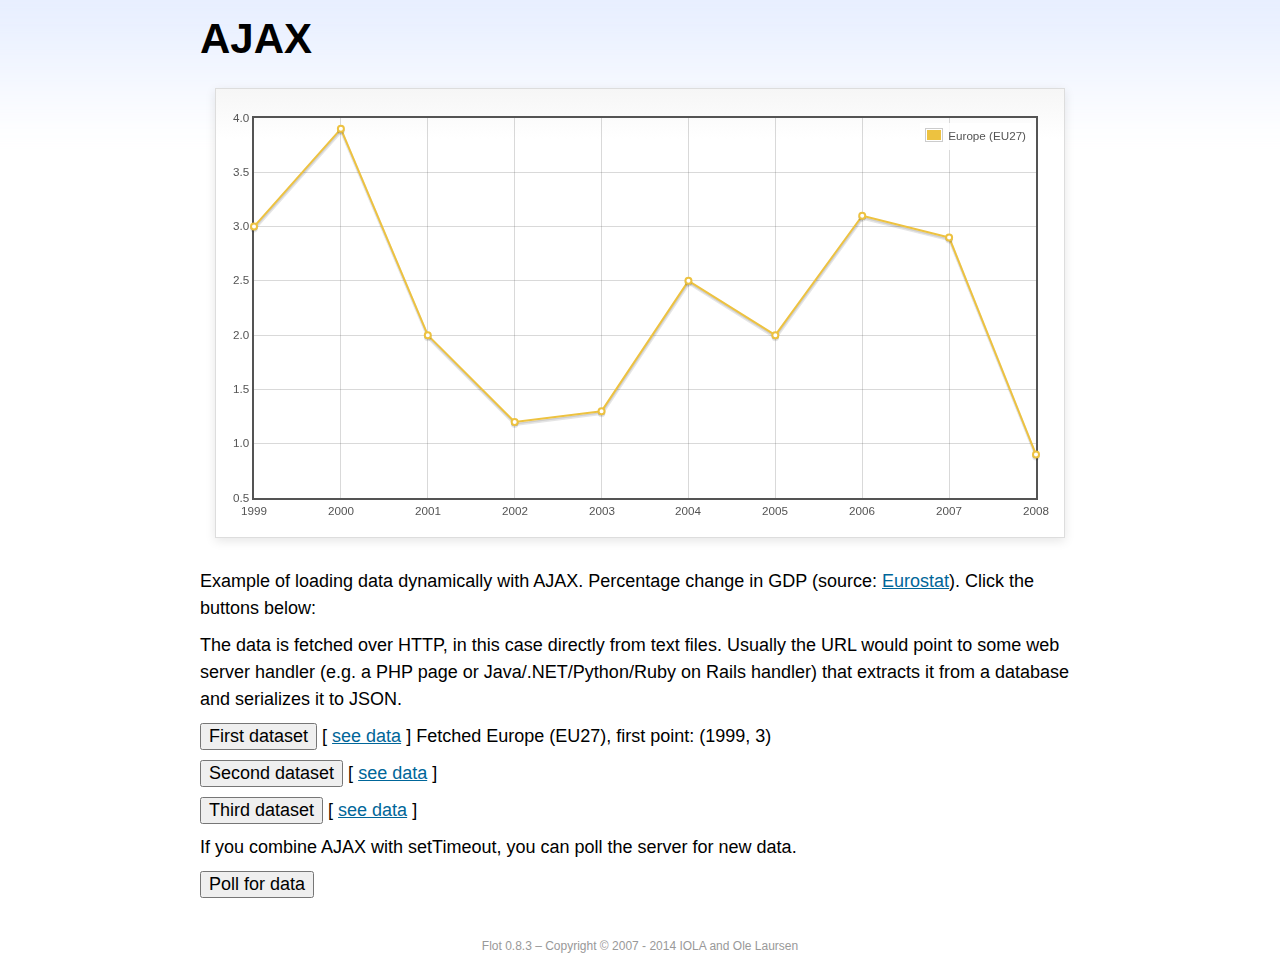
<file: vendors/flot/examples/ajax/index.html>
<!DOCTYPE html PUBLIC "-//W3C//DTD HTML 4.01//EN" "http://www.w3.org/TR/html4/strict.dtd">
<html>
<head>
	<meta http-equiv="Content-Type" content="text/html; charset=utf-8">
	<title>Flot Examples: AJAX</title>
	<link href="../examples.css" rel="stylesheet" type="text/css">
	<!--[if lte IE 8]><script language="javascript" type="text/javascript" src="../../excanvas.min.js"></script><![endif]-->
	<script language="javascript" type="text/javascript" src="../../jquery.js"></script>
	<script language="javascript" type="text/javascript" src="../../jquery.flot.js"></script>
	<script type="text/javascript">

	$(function() {

		var options = {
			lines: {
				show: true
			},
			points: {
				show: true
			},
			xaxis: {
				tickDecimals: 0,
				tickSize: 1
			}
		};

		var data = [];

		$.plot("#placeholder", data, options);

		// Fetch one series, adding to what we already have

		var alreadyFetched = {};

		$("button.fetchSeries").click(function () {

			var button = $(this);

			// Find the URL in the link right next to us, then fetch the data

			var dataurl = button.siblings("a").attr("href");

			function onDataReceived(series) {

				// Extract the first coordinate pair; jQuery has parsed it, so
				// the data is now just an ordinary JavaScript object

				var firstcoordinate = "(" + series.data[0][0] + ", " + series.data[0][1] + ")";
				button.siblings("span").text("Fetched " + series.label + ", first point: " + firstcoordinate);

				// Push the new data onto our existing data array

				if (!alreadyFetched[series.label]) {
					alreadyFetched[series.label] = true;
					data.push(series);
				}

				$.plot("#placeholder", data, options);
			}

			$.ajax({
				url: dataurl,
				type: "GET",
				dataType: "json",
				success: onDataReceived
			});
		});

		// Initiate a recurring data update

		$("button.dataUpdate").click(function () {

			data = [];
			alreadyFetched = {};

			$.plot("#placeholder", data, options);

			var iteration = 0;

			function fetchData() {

				++iteration;

				function onDataReceived(series) {

					// Load all the data in one pass; if we only got partial
					// data we could merge it with what we already have.

					data = [ series ];
					$.plot("#placeholder", data, options);
				}

				// Normally we call the same URL - a script connected to a
				// database - but in this case we only have static example
				// files, so we need to modify the URL.

				$.ajax({
					url: "data-eu-gdp-growth-" + iteration + ".json",
					type: "GET",
					dataType: "json",
					success: onDataReceived
				});

				if (iteration < 5) {
					setTimeout(fetchData, 1000);
				} else {
					data = [];
					alreadyFetched = {};
				}
			}

			setTimeout(fetchData, 1000);
		});

		// Load the first series by default, so we don't have an empty plot

		$("button.fetchSeries:first").click();

		// Add the Flot version string to the footer

		$("#footer").prepend("Flot " + $.plot.version + " &ndash; ");
	});

	</script>
</head>
<body>

	<div id="header">
		<h2>AJAX</h2>
	</div>

	<div id="content">

		<div class="demo-container">
			<div id="placeholder" class="demo-placeholder"></div>
		</div>

		<p>Example of loading data dynamically with AJAX. Percentage change in GDP (source: <a href="http://epp.eurostat.ec.europa.eu/tgm/table.do?tab=table&init=1&plugin=1&language=en&pcode=tsieb020">Eurostat</a>). Click the buttons below:</p>

		<p>The data is fetched over HTTP, in this case directly from text files. Usually the URL would point to some web server handler (e.g. a PHP page or Java/.NET/Python/Ruby on Rails handler) that extracts it from a database and serializes it to JSON.</p>

		<p>
			<button class="fetchSeries">First dataset</button>
			[ <a href="data-eu-gdp-growth.json">see data</a> ]
			<span></span>
		</p>

		<p>
			<button class="fetchSeries">Second dataset</button>
			[ <a href="data-japan-gdp-growth.json">see data</a> ]
			<span></span>
		</p>

		<p>
			<button class="fetchSeries">Third dataset</button>
			[ <a href="data-usa-gdp-growth.json">see data</a> ]
			<span></span>
		</p>

		<p>If you combine AJAX with setTimeout, you can poll the server for new data.</p>

		<p>
			<button class="dataUpdate">Poll for data</button>
		</p>

	</div>

	<div id="footer">
		Copyright &copy; 2007 - 2014 IOLA and Ole Laursen
	</div>

</body>
</html>
</file>
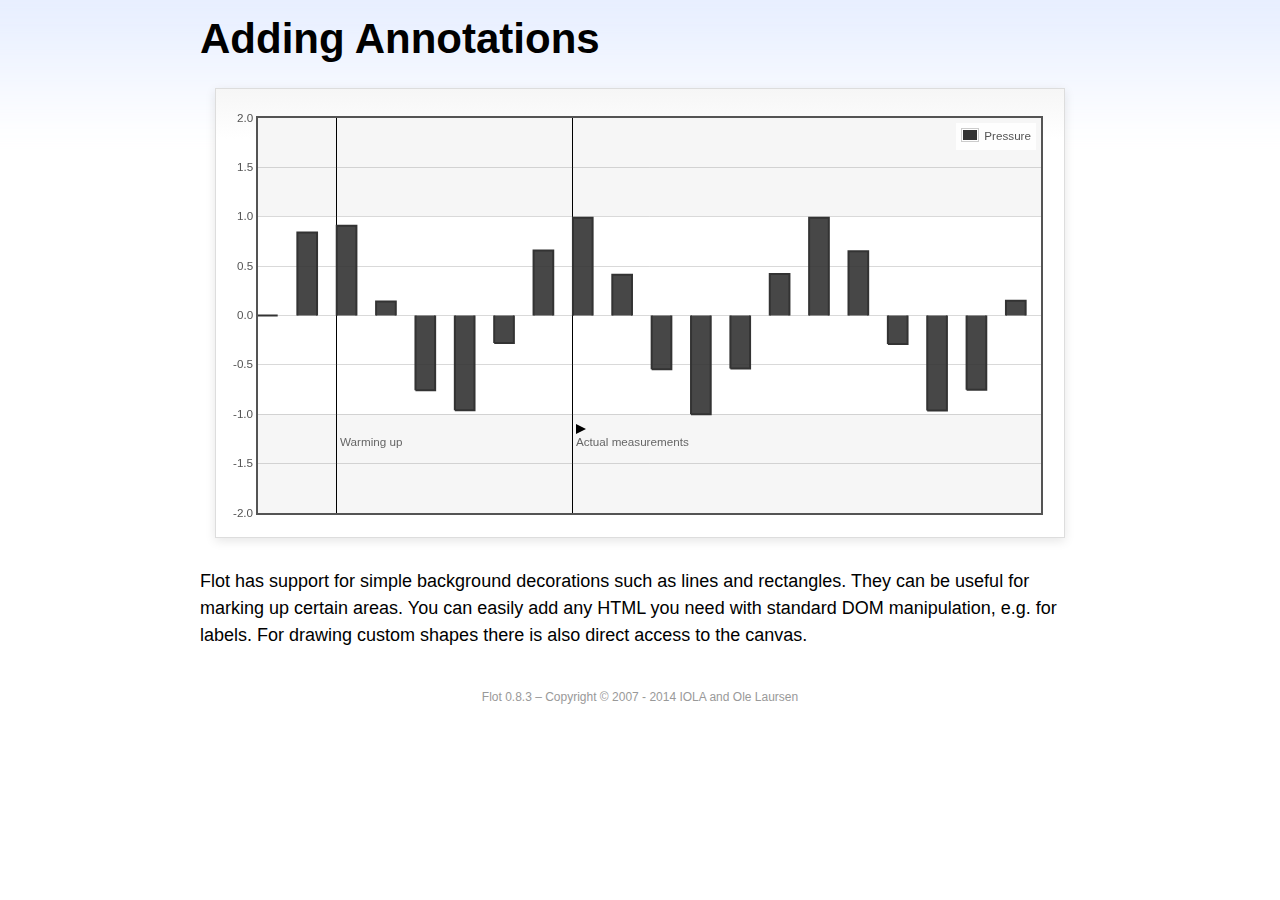
<file: vendors/flot/examples/annotating/index.html>
<!DOCTYPE html PUBLIC "-//W3C//DTD HTML 4.01//EN" "http://www.w3.org/TR/html4/strict.dtd">
<html>
<head>
	<meta http-equiv="Content-Type" content="text/html; charset=utf-8">
	<title>Flot Examples: Adding Annotations</title>
	<link href="../examples.css" rel="stylesheet" type="text/css">
	<!--[if lte IE 8]><script language="javascript" type="text/javascript" src="../../excanvas.min.js"></script><![endif]-->
	<script language="javascript" type="text/javascript" src="../../jquery.js"></script>
	<script language="javascript" type="text/javascript" src="../../jquery.flot.js"></script>
	<script type="text/javascript">

	$(function() {

		var d1 = [];
		for (var i = 0; i < 20; ++i) {
			d1.push([i, Math.sin(i)]);
		}

		var data = [{ data: d1, label: "Pressure", color: "#333" }];

		var markings = [
			{ color: "#f6f6f6", yaxis: { from: 1 } },
			{ color: "#f6f6f6", yaxis: { to: -1 } },
			{ color: "#000", lineWidth: 1, xaxis: { from: 2, to: 2 } },
			{ color: "#000", lineWidth: 1, xaxis: { from: 8, to: 8 } }
		];

		var placeholder = $("#placeholder");

		var plot = $.plot(placeholder, data, {
			bars: { show: true, barWidth: 0.5, fill: 0.9 },
			xaxis: { ticks: [], autoscaleMargin: 0.02 },
			yaxis: { min: -2, max: 2 },
			grid: { markings: markings }
		});

		var o = plot.pointOffset({ x: 2, y: -1.2});

		// Append it to the placeholder that Flot already uses for positioning

		placeholder.append("<div style='position:absolute;left:" + (o.left + 4) + "px;top:" + o.top + "px;color:#666;font-size:smaller'>Warming up</div>");

		o = plot.pointOffset({ x: 8, y: -1.2});
		placeholder.append("<div style='position:absolute;left:" + (o.left + 4) + "px;top:" + o.top + "px;color:#666;font-size:smaller'>Actual measurements</div>");

		// Draw a little arrow on top of the last label to demonstrate canvas
		// drawing

		var ctx = plot.getCanvas().getContext("2d");
		ctx.beginPath();
		o.left += 4;
		ctx.moveTo(o.left, o.top);
		ctx.lineTo(o.left, o.top - 10);
		ctx.lineTo(o.left + 10, o.top - 5);
		ctx.lineTo(o.left, o.top);
		ctx.fillStyle = "#000";
		ctx.fill();

		// Add the Flot version string to the footer

		$("#footer").prepend("Flot " + $.plot.version + " &ndash; ");
	});

	</script>
</head>
<body>

	<div id="header">
		<h2>Adding Annotations</h2>
	</div>

	<div id="content">

		<div class="demo-container">
			<div id="placeholder" class="demo-placeholder"></div>
		</div>

		<p>Flot has support for simple background decorations such as lines and rectangles. They can be useful for marking up certain areas. You can easily add any HTML you need with standard DOM manipulation, e.g. for labels. For drawing custom shapes there is also direct access to the canvas.</p>

	</div>

	<div id="footer">
		Copyright &copy; 2007 - 2014 IOLA and Ole Laursen
	</div>

</body>
</html>
</file>
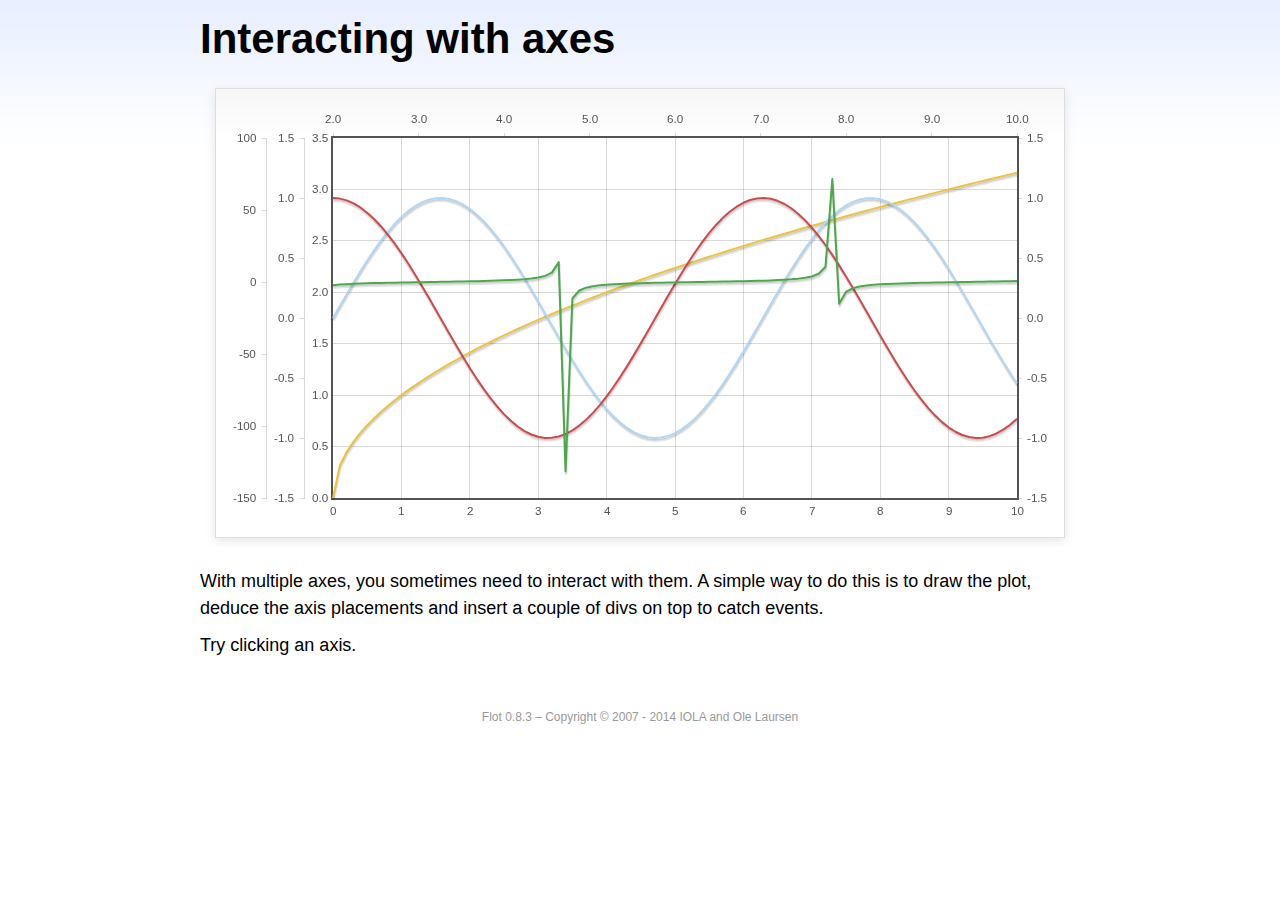
<file: vendors/flot/examples/axes-interacting/index.html>
<!DOCTYPE html PUBLIC "-//W3C//DTD HTML 4.01//EN" "http://www.w3.org/TR/html4/strict.dtd">
<html>
<head>
	<meta http-equiv="Content-Type" content="text/html; charset=utf-8">
	<title>Flot Examples: Interacting with axes</title>
	<link href="../examples.css" rel="stylesheet" type="text/css">
	<!--[if lte IE 8]><script language="javascript" type="text/javascript" src="../../excanvas.min.js"></script><![endif]-->
	<script language="javascript" type="text/javascript" src="../../jquery.js"></script>
	<script language="javascript" type="text/javascript" src="../../jquery.flot.js"></script>
	<script type="text/javascript">

	$(function() {

		function generate(start, end, fn) {
			var res = [];
			for (var i = 0; i <= 100; ++i) {
				var x = start + i / 100 * (end - start);
				res.push([x, fn(x)]);
			}
			return res;
		}

		var data = [
			{ data: generate(0, 10, function (x) { return Math.sqrt(x);}), xaxis: 1, yaxis:1 },
			{ data: generate(0, 10, function (x) { return Math.sin(x);}), xaxis: 1, yaxis:2 },
			{ data: generate(0, 10, function (x) { return Math.cos(x);}), xaxis: 1, yaxis:3 },
			{ data: generate(2, 10, function (x) { return Math.tan(x);}), xaxis: 2, yaxis: 4 }
		];

		var plot = $.plot("#placeholder", data, {
			xaxes: [
				{ position: 'bottom' },
				{ position: 'top'}
			],
			yaxes: [
				{ position: 'left' },
				{ position: 'left' },
				{ position: 'right' },
				{ position: 'left' }
			]
		});

		// Create a div for each axis

		$.each(plot.getAxes(), function (i, axis) {
			if (!axis.show)
				return;

			var box = axis.box;

			$("<div class='axisTarget' style='position:absolute; left:" + box.left + "px; top:" + box.top + "px; width:" + box.width +  "px; height:" + box.height + "px'></div>")
				.data("axis.direction", axis.direction)
				.data("axis.n", axis.n)
				.css({ backgroundColor: "#f00", opacity: 0, cursor: "pointer" })
				.appendTo(plot.getPlaceholder())
				.hover(
					function () { $(this).css({ opacity: 0.10 }) },
					function () { $(this).css({ opacity: 0 }) }
				)
				.click(function () {
					$("#click").text("You clicked the " + axis.direction + axis.n + "axis!")
				});
		});

		// Add the Flot version string to the footer

		$("#footer").prepend("Flot " + $.plot.version + " &ndash; ");
	});

	</script>
</head>
<body>

	<div id="header">
		<h2>Interacting with axes</h2>
	</div>

	<div id="content">

		<div class="demo-container">
			<div id="placeholder" class="demo-placeholder"></div>
		</div>

		<p>With multiple axes, you sometimes need to interact with them. A simple way to do this is to draw the plot, deduce the axis placements and insert a couple of divs on top to catch events.</p>

		<p>Try clicking an axis.</p>

		<p id="click"></p>

	</div>

	<div id="footer">
		Copyright &copy; 2007 - 2014 IOLA and Ole Laursen
	</div>

</body>
</html>
</file>
<file: vendors/selectFX/css/cs-skin-elastic.css>
@font-face {
	font-family: 'icomoon';
	src:url('../fonts/icomoon/icomoon.eot?-rdnm34');
	src:url('../fonts/icomoon/icomoon.eot?#iefix-rdnm34') format('embedded-opentype'),
		url('../fonts/icomoon/icomoon.woff?-rdnm34') format('woff'),
		url('../fonts/icomoon/icomoon.ttf?-rdnm34') format('truetype'),
		url('../fonts/icomoon/icomoon.svg?-rdnm34#icomoon') format('svg');
	font-weight: normal;
	font-style: normal;
}

div.cs-skin-elastic {
	background: transparent;
	font-size: 1.5em;
	font-weight: 700;
	color: #5b8583;
}

@media screen and (max-width: 30em) {
	div.cs-skin-elastic { font-size: 1em; }
}

.cs-skin-elastic > span {
	background-color: #fff;
	z-index: 100;
}

.cs-skin-elastic > span::after {
	font-family: 'icomoon';
	content: '\e005';
	-webkit-backface-visibility: hidden;
	backface-visibility: hidden;
}

.cs-skin-elastic .cs-options {
	overflow: visible;
	background: transparent;
	opacity: 1;
	visibility: visible;
	padding-bottom: 1.25em;
	pointer-events: none;
}

.cs-skin-elastic.cs-active .cs-options {
	pointer-events: auto;
}

.cs-skin-elastic .cs-options > ul::before {
	content: '';
	position: absolute;
	width: 100%;
	height: 100%;
	left: 0;
	top: 0;
	-webkit-transform: scale3d(1,0,1);
	transform: scale3d(1,0,1);
	background: #fff;
	-webkit-transform-origin: 50% 0%;
	transform-origin: 50% 0%;
	-webkit-transition: -webkit-transform 0.3s;
	transition: transform 0.3s;
}

.cs-skin-elastic.cs-active .cs-options > ul::before {
	-webkit-transform: scale3d(1,1,1);
	transform: scale3d(1,1,1);
	-webkit-transition: none;
	transition: none;
	-webkit-animation: expand 0.6s ease-out;
  	animation: expand 0.6s ease-out;
}

.cs-skin-elastic .cs-options ul li {
	opacity: 0;
	-webkit-transform: translate3d(0,-25px,0);
	transform: translate3d(0,-25px,0);
	-webkit-transition: opacity 0.15s, -webkit-transform 0.15s;
	transition: opacity 0.15s, transform 0.15s;
}

.cs-skin-elastic.cs-active .cs-options ul li {
	-webkit-transform: translate3d(0,0,0);
	transform: translate3d(0,0,0);
	opacity: 1;
	-webkit-transition: none;
	transition: none;
	-webkit-animation: bounce 0.6s ease-out;
  	animation: bounce 0.6s ease-out;
}

/* Optional delays (problematic in IE 11/Win) */
/*
.cs-skin-elastic.cs-active .cs-options ul li:first-child {
	-webkit-animation-delay: 0.1s;
	animation-delay: 0.1s;
}

.cs-skin-elastic.cs-active .cs-options ul li:nth-child(2) {
	-webkit-animation-delay: 0.15s;
	animation-delay: 0.15s;
}

.cs-skin-elastic.cs-active .cs-options ul li:nth-child(3) {
	-webkit-animation-delay: 0.2s;
	animation-delay: 0.2s;
}

.cs-skin-elastic.cs-active .cs-options ul li:nth-child(4) {
	-webkit-animation-delay: 0.25s;
	animation-delay: 0.25s;
} 

/* with more items, more delays declarations are needed */


.cs-skin-elastic .cs-options span {
	background-repeat: no-repeat;
	background-position: 1.5em 50%;
	background-size: 2em auto;
	padding: 0.8em 1em 0.8em 4em;
}

.cs-skin-elastic .cs-options span:hover,
.cs-skin-elastic .cs-options li.cs-focus span,
.cs-skin-elastic .cs-options .cs-selected span {
	color: #1e4c4a;
}

.cs-skin-elastic .cs-options .cs-selected span::after {
	content: '';
}

.cs-skin-elastic .cs-options li.flag-france span {
	background-image: url(../img/france.svg);
}

.cs-skin-elastic .cs-options li.flag-brazil span {
	background-image: url(../img/brazil.svg);
}

.cs-skin-elastic .cs-options li.flag-safrica span {
	background-image: url(../img/south-africa.svg);
}

.cs-skin-elastic .cs-options li.flag-argentina span {
	background-image: url(../img/argentina.svg);
}

@-webkit-keyframes expand { 
	0% { -webkit-transform: scale3d(1,0,1); }
	25% { -webkit-transform: scale3d(1,1.2,1); }
	50% { -webkit-transform: scale3d(1,0.85,1); }
	75% { -webkit-transform: scale3d(1,1.05,1) }
	100% { -webkit-transform: scale3d(1,1,1); }
}

@keyframes expand { 
	0% { -webkit-transform: scale3d(1,0,1); transform: scale3d(1,0,1); }
	25% { -webkit-transform: scale3d(1,1.2,1); transform: scale3d(1,1.2,1); }
	50% { -webkit-transform: scale3d(1,0.85,1); transform: scale3d(1,0.85,1); }
	75% { -webkit-transform: scale3d(1,1.05,1); transform: scale3d(1,1.05,1); }
	100% { -webkit-transform: scale3d(1,1,1); transform: scale3d(1,1,1); }
}


@-webkit-keyframes bounce { 
	0% { -webkit-transform: translate3d(0,-25px,0); opacity:0; }
	25% { -webkit-transform: translate3d(0,10px,0); }
	50% { -webkit-transform: translate3d(0,-6px,0); }
	75% { -webkit-transform: translate3d(0,2px,0); }
	100% { -webkit-transform: translate3d(0,0,0); opacity: 1; }
}

@keyframes bounce { 
	0% { -webkit-transform: translate3d(0,-25px,0); transform: translate3d(0,-25px,0); opacity:0; }
	25% { -webkit-transform: translate3d(0,10px,0); transform: translate3d(0,10px,0); }
	50% { -webkit-transform: translate3d(0,-6px,0); transform: translate3d(0,-6px,0); }
	75% { -webkit-transform: translate3d(0,2px,0); transform: translate3d(0,2px,0); }
	100% { -webkit-transform: translate3d(0,0,0); transform: translate3d(0,0,0); opacity: 1; }
}
</file>
<file: vendors/flot/examples/examples.css>
* {	padding: 0; margin: 0; vertical-align: top; }

body {
	background: url(background.png) repeat-x;
	font: 18px/1.5em "proxima-nova", Helvetica, Arial, sans-serif;
}

a {	color: #069; }
a:hover { color: #28b; }

h2 {
	margin-top: 15px;
	font: normal 32px "omnes-pro", Helvetica, Arial, sans-serif;
}

h3 {
	margin-left: 30px;
	font: normal 26px "omnes-pro", Helvetica, Arial, sans-serif;
	color: #666;
}

p {
	margin-top: 10px;
}

button {
	font-size: 18px;
	padding: 1px 7px;
}

input {
	font-size: 18px;
}

input[type=checkbox] {
	margin: 7px;
}

#header {
	position: relative;
	width: 900px;
	margin: auto;
}

#header h2 {
	margin-left: 10px;
	vertical-align: middle;
	font-size: 42px;
	font-weight: bold;
	text-decoration: none;
	color: #000;
}

#content {
	width: 880px;
	margin: 0 auto;
	padding: 10px;
}

#footer {
	margin-top: 25px;
	margin-bottom: 10px;
	text-align: center;
	font-size: 12px;
	color: #999;
}

.demo-container {
	box-sizing: border-box;
	width: 850px;
	height: 450px;
	padding: 20px 15px 15px 15px;
	margin: 15px auto 30px auto;
	border: 1px solid #ddd;
	background: #fff;
	background: linear-gradient(#f6f6f6 0, #fff 50px);
	background: -o-linear-gradient(#f6f6f6 0, #fff 50px);
	background: -ms-linear-gradient(#f6f6f6 0, #fff 50px);
	background: -moz-linear-gradient(#f6f6f6 0, #fff 50px);
	background: -webkit-linear-gradient(#f6f6f6 0, #fff 50px);
	box-shadow: 0 3px 10px rgba(0,0,0,0.15);
	-o-box-shadow: 0 3px 10px rgba(0,0,0,0.1);
	-ms-box-shadow: 0 3px 10px rgba(0,0,0,0.1);
	-moz-box-shadow: 0 3px 10px rgba(0,0,0,0.1);
	-webkit-box-shadow: 0 3px 10px rgba(0,0,0,0.1);
}

.demo-placeholder {
	width: 100%;
	height: 100%;
	font-size: 14px;
	line-height: 1.2em;
}

.legend table {
	border-spacing: 5px;
}
</file>
<file: vendors/gmaps/test/lib/jasmine.css>
body { background-color: #eeeeee; padding: 0; margin: 5px; overflow-y: scroll; }

#HTMLReporter { font-size: 11px; font-family: Monaco, "Lucida Console", monospace; line-height: 14px; color: #333333; }
#HTMLReporter a { text-decoration: none; }
#HTMLReporter a:hover { text-decoration: underline; }
#HTMLReporter p, #HTMLReporter h1, #HTMLReporter h2, #HTMLReporter h3, #HTMLReporter h4, #HTMLReporter h5, #HTMLReporter h6 { margin: 0; line-height: 14px; }
#HTMLReporter .banner, #HTMLReporter .symbolSummary, #HTMLReporter .summary, #HTMLReporter .resultMessage, #HTMLReporter .specDetail .description, #HTMLReporter .alert .bar, #HTMLReporter .stackTrace { padding-left: 9px; padding-right: 9px; }
#HTMLReporter #jasmine_content { position: fixed; right: 100%; }
#HTMLReporter .version { color: #aaaaaa; }
#HTMLReporter .banner { margin-top: 14px; }
#HTMLReporter .duration { color: #aaaaaa; float: right; }
#HTMLReporter .symbolSummary { overflow: hidden; *zoom: 1; margin: 14px 0; }
#HTMLReporter .symbolSummary li { display: block; float: left; height: 7px; width: 14px; margin-bottom: 7px; font-size: 16px; }
#HTMLReporter .symbolSummary li.passed { font-size: 14px; }
#HTMLReporter .symbolSummary li.passed:before { color: #5e7d00; content: "\02022"; }
#HTMLReporter .symbolSummary li.failed { line-height: 9px; }
#HTMLReporter .symbolSummary li.failed:before { color: #b03911; content: "x"; font-weight: bold; margin-left: -1px; }
#HTMLReporter .symbolSummary li.skipped { font-size: 14px; }
#HTMLReporter .symbolSummary li.skipped:before { color: #bababa; content: "\02022"; }
#HTMLReporter .symbolSummary li.pending { line-height: 11px; }
#HTMLReporter .symbolSummary li.pending:before { color: #aaaaaa; content: "-"; }
#HTMLReporter .exceptions { color: #fff; float: right; margin-top: 5px; margin-right: 5px; }
#HTMLReporter .bar { line-height: 28px; font-size: 14px; display: block; color: #eee; }
#HTMLReporter .runningAlert { background-color: #666666; }
#HTMLReporter .skippedAlert { background-color: #aaaaaa; }
#HTMLReporter .skippedAlert:first-child { background-color: #333333; }
#HTMLReporter .skippedAlert:hover { text-decoration: none; color: white; text-decoration: underline; }
#HTMLReporter .passingAlert { background-color: #a6b779; }
#HTMLReporter .passingAlert:first-child { background-color: #5e7d00; }
#HTMLReporter .failingAlert { background-color: #cf867e; }
#HTMLReporter .failingAlert:first-child { background-color: #b03911; }
#HTMLReporter .results { margin-top: 14px; }
#HTMLReporter #details { display: none; }
#HTMLReporter .resultsMenu, #HTMLReporter .resultsMenu a { background-color: #fff; color: #333333; }
#HTMLReporter.showDetails .summaryMenuItem { font-weight: normal; text-decoration: inherit; }
#HTMLReporter.showDetails .summaryMenuItem:hover { text-decoration: underline; }
#HTMLReporter.showDetails .detailsMenuItem { font-weight: bold; text-decoration: underline; }
#HTMLReporter.showDetails .summary { display: none; }
#HTMLReporter.showDetails #details { display: block; }
#HTMLReporter .summaryMenuItem { font-weight: bold; text-decoration: underline; }
#HTMLReporter .summary { margin-top: 14px; }
#HTMLReporter .summary .suite .suite, #HTMLReporter .summary .specSummary { margin-left: 14px; }
#HTMLReporter .summary .specSummary.passed a { color: #5e7d00; }
#HTMLReporter .summary .specSummary.failed a { color: #b03911; }
#HTMLReporter .description + .suite { margin-top: 0; }
#HTMLReporter .suite { margin-top: 14px; }
#HTMLReporter .suite a { color: #333333; }
#HTMLReporter #details .specDetail { margin-bottom: 28px; }
#HTMLReporter #details .specDetail .description { display: block; color: white; background-color: #b03911; }
#HTMLReporter .resultMessage { padding-top: 14px; color: #333333; }
#HTMLReporter .resultMessage span.result { display: block; }
#HTMLReporter .stackTrace { margin: 5px 0 0 0; max-height: 224px; overflow: auto; line-height: 18px; color: #666666; border: 1px solid #ddd; background: white; white-space: pre; }

#TrivialReporter { padding: 8px 13px; position: absolute; top: 0; bottom: 0; left: 0; right: 0; overflow-y: scroll; background-color: white; font-family: "Helvetica Neue Light", "Lucida Grande", "Calibri", "Arial", sans-serif; /*.resultMessage {*/ /*white-space: pre;*/ /*}*/ }
#TrivialReporter a:visited, #TrivialReporter a { color: #303; }
#TrivialReporter a:hover, #TrivialReporter a:active { color: blue; }
#TrivialReporter .run_spec { float: right; padding-right: 5px; font-size: .8em; text-decoration: none; }
#TrivialReporter .banner { color: #303; background-color: #fef; padding: 5px; }
#TrivialReporter .logo { float: left; font-size: 1.1em; padding-left: 5px; }
#TrivialReporter .logo .version { font-size: .6em; padding-left: 1em; }
#TrivialReporter .runner.running { background-color: yellow; }
#TrivialReporter .options { text-align: right; font-size: .8em; }
#TrivialReporter .suite { border: 1px outset gray; margin: 5px 0; padding-left: 1em; }
#TrivialReporter .suite .suite { margin: 5px; }
#TrivialReporter .suite.passed { background-color: #dfd; }
#TrivialReporter .suite.failed { background-color: #fdd; }
#TrivialReporter .spec { margin: 5px; padding-left: 1em; clear: both; }
#TrivialReporter .spec.failed, #TrivialReporter .spec.passed, #TrivialReporter .spec.skipped { padding-bottom: 5px; border: 1px solid gray; }
#TrivialReporter .spec.failed { background-color: #fbb; border-color: red; }
#TrivialReporter .spec.passed { background-color: #bfb; border-color: green; }
#TrivialReporter .spec.skipped { background-color: #bbb; }
#TrivialReporter .messages { border-left: 1px dashed gray; padding-left: 1em; padding-right: 1em; }
#TrivialReporter .passed { background-color: #cfc; display: none; }
#TrivialReporter .failed { background-color: #fbb; }
#TrivialReporter .skipped { color: #777; background-color: #eee; display: none; }
#TrivialReporter .resultMessage span.result { display: block; line-height: 2em; color: black; }
#TrivialReporter .resultMessage .mismatch { color: black; }
#TrivialReporter .stackTrace { white-space: pre; font-size: .8em; margin-left: 10px; max-height: 5em; overflow: auto; border: 1px inset red; padding: 1em; background: #eef; }
#TrivialReporter .finished-at { padding-left: 1em; font-size: .6em; }
#TrivialReporter.show-passed .passed, #TrivialReporter.show-skipped .skipped { display: block; }
#TrivialReporter #jasmine_content { position: fixed; right: 100%; }
#TrivialReporter .runner { border: 1px solid gray; display: block; margin: 5px 0; padding: 2px 0 2px 10px; }
</file>
<file: vendors/gmaps/test/style.css>
body {
font-family: sans-serif;
}

h1, h2, h3, h4, h5, h6 {
  margin: 0;
  font-weight: lighter;
  text-transform: lowercase;
  font-variant: small-caps;
}

.map,
.panorama {
  width: 100%;
  height: 100px;
}

.with-columns {
  display: block;
  width: 100%;
  overflow: hidden;
}

.with-columns .map,
.with-columns .panorama {
  display: block;
  width: 50%;
  height: 150px;
  float: left;
}
</file>
<file: assets/css/style.css>
/* This css file is to over write bootstrap css
--------------------------------------------------------- /
* Theme Name: Sufee-Admin Admin Template
* Theme URI: http://demos.jeweltheme.com/Sufee-Admin/
* Author: jewel_theme
* Author URI: http://themeforest.net/user/jewel_theme/portfolio
* Description:
* Version: 1.0.0
* License: GNU General Public License v2 or later
* License URI: http://www.gnu.org/licenses/gpl-2.0.html
* Tags: html, themplate, Sufee-Admin
--------------------------------------------------------- */
/* Bootstrap */
@charset "UTF-8";

/*!
 * animate.css -http://daneden.me/animate
 * Version - 3.7.0
 * Licensed under the MIT license - http://opensource.org/licenses/MIT
 *
 * Copyright (c) 2018 Daniel Eden
 */

@-webkit-keyframes bounce{0%,20%,53%,80%,to{-webkit-animation-timing-function:cubic-bezier(.215,.61,.355,1);-webkit-transform:translateZ(0);animation-timing-function:cubic-bezier(.215,.61,.355,1);transform:translateZ(0)}40%,43%{-webkit-animation-timing-function:cubic-bezier(.755,.05,.855,.06);-webkit-transform:translate3d(0,-30px,0);animation-timing-function:cubic-bezier(.755,.05,.855,.06);transform:translate3d(0,-30px,0)}70%{-webkit-animation-timing-function:cubic-bezier(.755,.05,.855,.06);-webkit-transform:translate3d(0,-15px,0);animation-timing-function:cubic-bezier(.755,.05,.855,.06);transform:translate3d(0,-15px,0)}90%{-webkit-transform:translate3d(0,-4px,0);transform:translate3d(0,-4px,0)}}@keyframes bounce{0%,20%,53%,80%,to{-webkit-animation-timing-function:cubic-bezier(.215,.61,.355,1);-webkit-transform:translateZ(0);animation-timing-function:cubic-bezier(.215,.61,.355,1);transform:translateZ(0)}40%,43%{-webkit-animation-timing-function:cubic-bezier(.755,.05,.855,.06);-webkit-transform:translate3d(0,-30px,0);animation-timing-function:cubic-bezier(.755,.05,.855,.06);transform:translate3d(0,-30px,0)}70%{-webkit-animation-timing-function:cubic-bezier(.755,.05,.855,.06);-webkit-transform:translate3d(0,-15px,0);animation-timing-function:cubic-bezier(.755,.05,.855,.06);transform:translate3d(0,-15px,0)}90%{-webkit-transform:translate3d(0,-4px,0);transform:translate3d(0,-4px,0)}}.bounce{-webkit-animation-name:bounce;-webkit-transform-origin:center bottom;animation-name:bounce;-ms-transform-origin:center bottom;transform-origin:center bottom}@-webkit-keyframes flash{0%,50%,to{opacity:1;-ms-filter:"progid:DXImageTransform.Microsoft.Alpha(Opacity=100)"}25%,75%{opacity:0;-ms-filter:"progid:DXImageTransform.Microsoft.Alpha(Opacity=0)"}}@keyframes flash{0%,50%,to{opacity:1;-ms-filter:"progid:DXImageTransform.Microsoft.Alpha(Opacity=100)"}25%,75%{opacity:0;-ms-filter:"progid:DXImageTransform.Microsoft.Alpha(Opacity=0)"}}.flash{-webkit-animation-name:flash;animation-name:flash}@-webkit-keyframes pulse{0%{-webkit-transform:scaleX(1);transform:scaleX(1)}50%{-webkit-transform:scale3d(1.05,1.05,1.05);transform:scale3d(1.05,1.05,1.05)}to{-webkit-transform:scaleX(1);transform:scaleX(1)}}@keyframes pulse{0%{-webkit-transform:scaleX(1);transform:scaleX(1)}50%{-webkit-transform:scale3d(1.05,1.05,1.05);transform:scale3d(1.05,1.05,1.05)}to{-webkit-transform:scaleX(1);transform:scaleX(1)}}.pulse{-webkit-animation-name:pulse;animation-name:pulse}@-webkit-keyframes rubberBand{0%{-webkit-transform:scaleX(1);transform:scaleX(1)}30%{-webkit-transform:scale3d(1.25,.75,1);transform:scale3d(1.25,.75,1)}40%{-webkit-transform:scale3d(.75,1.25,1);transform:scale3d(.75,1.25,1)}50%{-webkit-transform:scale3d(1.15,.85,1);transform:scale3d(1.15,.85,1)}65%{-webkit-transform:scale3d(.95,1.05,1);transform:scale3d(.95,1.05,1)}75%{-webkit-transform:scale3d(1.05,.95,1);transform:scale3d(1.05,.95,1)}to{-webkit-transform:scaleX(1);transform:scaleX(1)}}@keyframes rubberBand{0%{-webkit-transform:scaleX(1);transform:scaleX(1)}30%{-webkit-transform:scale3d(1.25,.75,1);transform:scale3d(1.25,.75,1)}40%{-webkit-transform:scale3d(.75,1.25,1);transform:scale3d(.75,1.25,1)}50%{-webkit-transform:scale3d(1.15,.85,1);transform:scale3d(1.15,.85,1)}65%{-webkit-transform:scale3d(.95,1.05,1);transform:scale3d(.95,1.05,1)}75%{-webkit-transform:scale3d(1.05,.95,1);transform:scale3d(1.05,.95,1)}to{-webkit-transform:scaleX(1);transform:scaleX(1)}}.rubberBand{-webkit-animation-name:rubberBand;animation-name:rubberBand}@-webkit-keyframes shake{0%,to{-webkit-transform:translateZ(0);transform:translateZ(0)}10%,30%,50%,70%,90%{-webkit-transform:translate3d(-10px,0,0);transform:translate3d(-10px,0,0)}20%,40%,60%,80%{-webkit-transform:translate3d(10px,0,0);transform:translate3d(10px,0,0)}}@keyframes shake{0%,to{-webkit-transform:translateZ(0);transform:translateZ(0)}10%,30%,50%,70%,90%{-webkit-transform:translate3d(-10px,0,0);transform:translate3d(-10px,0,0)}20%,40%,60%,80%{-webkit-transform:translate3d(10px,0,0);transform:translate3d(10px,0,0)}}.shake{-webkit-animation-name:shake;animation-name:shake}@-webkit-keyframes headShake{0%{-webkit-transform:translateX(0);transform:translateX(0)}6.5%{-webkit-transform:translateX(-6px) rotateY(-9deg);transform:translateX(-6px) rotateY(-9deg)}18.5%{-webkit-transform:translateX(5px) rotateY(7deg);transform:translateX(5px) rotateY(7deg)}31.5%{-webkit-transform:translateX(-3px) rotateY(-5deg);transform:translateX(-3px) rotateY(-5deg)}43.5%{-webkit-transform:translateX(2px) rotateY(3deg);transform:translateX(2px) rotateY(3deg)}50%{-webkit-transform:translateX(0);transform:translateX(0)}}@keyframes headShake{0%{-webkit-transform:translateX(0);transform:translateX(0)}6.5%{-webkit-transform:translateX(-6px) rotateY(-9deg);transform:translateX(-6px) rotateY(-9deg)}18.5%{-webkit-transform:translateX(5px) rotateY(7deg);transform:translateX(5px) rotateY(7deg)}31.5%{-webkit-transform:translateX(-3px) rotateY(-5deg);transform:translateX(-3px) rotateY(-5deg)}43.5%{-webkit-transform:translateX(2px) rotateY(3deg);transform:translateX(2px) rotateY(3deg)}50%{-webkit-transform:translateX(0);transform:translateX(0)}}.headShake{-webkit-animation-name:headShake;-webkit-animation-timing-function:ease-in-out;animation-name:headShake;animation-timing-function:ease-in-out}@-webkit-keyframes swing{20%{-webkit-transform:rotate(15deg);transform:rotate(15deg)}40%{-webkit-transform:rotate(-10deg);transform:rotate(-10deg)}60%{-webkit-transform:rotate(5deg);transform:rotate(5deg)}80%{-webkit-transform:rotate(-5deg);transform:rotate(-5deg)}to{-webkit-transform:rotate(0deg);transform:rotate(0deg)}}@keyframes swing{20%{-webkit-transform:rotate(15deg);transform:rotate(15deg)}40%{-webkit-transform:rotate(-10deg);transform:rotate(-10deg)}60%{-webkit-transform:rotate(5deg);transform:rotate(5deg)}80%{-webkit-transform:rotate(-5deg);transform:rotate(-5deg)}to{-webkit-transform:rotate(0deg);transform:rotate(0deg)}}.swing{-webkit-animation-name:swing;-webkit-transform-origin:top center;animation-name:swing;-ms-transform-origin:top center;transform-origin:top center}@-webkit-keyframes tada{0%{-webkit-transform:scaleX(1);transform:scaleX(1)}10%,20%{-webkit-transform:scale3d(.9,.9,.9) rotate(-3deg);transform:scale3d(.9,.9,.9) rotate(-3deg)}30%,50%,70%,90%{-webkit-transform:scale3d(1.1,1.1,1.1) rotate(3deg);transform:scale3d(1.1,1.1,1.1) rotate(3deg)}40%,60%,80%{-webkit-transform:scale3d(1.1,1.1,1.1) rotate(-3deg);transform:scale3d(1.1,1.1,1.1) rotate(-3deg)}to{-webkit-transform:scaleX(1);transform:scaleX(1)}}@keyframes tada{0%{-webkit-transform:scaleX(1);transform:scaleX(1)}10%,20%{-webkit-transform:scale3d(.9,.9,.9) rotate(-3deg);transform:scale3d(.9,.9,.9) rotate(-3deg)}30%,50%,70%,90%{-webkit-transform:scale3d(1.1,1.1,1.1) rotate(3deg);transform:scale3d(1.1,1.1,1.1) rotate(3deg)}40%,60%,80%{-webkit-transform:scale3d(1.1,1.1,1.1) rotate(-3deg);transform:scale3d(1.1,1.1,1.1) rotate(-3deg)}to{-webkit-transform:scaleX(1);transform:scaleX(1)}}.tada{-webkit-animation-name:tada;animation-name:tada}@-webkit-keyframes wobble{0%{-webkit-transform:translateZ(0);transform:translateZ(0)}15%{-webkit-transform:translate3d(-25%,0,0) rotate(-5deg);transform:translate3d(-25%,0,0) rotate(-5deg)}30%{-webkit-transform:translate3d(20%,0,0) rotate(3deg);transform:translate3d(20%,0,0) rotate(3deg)}45%{-webkit-transform:translate3d(-15%,0,0) rotate(-3deg);transform:translate3d(-15%,0,0) rotate(-3deg)}60%{-webkit-transform:translate3d(10%,0,0) rotate(2deg);transform:translate3d(10%,0,0) rotate(2deg)}75%{-webkit-transform:translate3d(-5%,0,0) rotate(-1deg);transform:translate3d(-5%,0,0) rotate(-1deg)}to{-webkit-transform:translateZ(0);transform:translateZ(0)}}@keyframes wobble{0%{-webkit-transform:translateZ(0);transform:translateZ(0)}15%{-webkit-transform:translate3d(-25%,0,0) rotate(-5deg);transform:translate3d(-25%,0,0) rotate(-5deg)}30%{-webkit-transform:translate3d(20%,0,0) rotate(3deg);transform:translate3d(20%,0,0) rotate(3deg)}45%{-webkit-transform:translate3d(-15%,0,0) rotate(-3deg);transform:translate3d(-15%,0,0) rotate(-3deg)}60%{-webkit-transform:translate3d(10%,0,0) rotate(2deg);transform:translate3d(10%,0,0) rotate(2deg)}75%{-webkit-transform:translate3d(-5%,0,0) rotate(-1deg);transform:translate3d(-5%,0,0) rotate(-1deg)}to{-webkit-transform:translateZ(0);transform:translateZ(0)}}.wobble{-webkit-animation-name:wobble;animation-name:wobble}@-webkit-keyframes jello{0%,11.1%,to{-webkit-transform:translateZ(0);transform:translateZ(0)}22.2%{-webkit-transform:skewX(-12.5deg) skewY(-12.5deg);transform:skewX(-12.5deg) skewY(-12.5deg)}33.3%{-webkit-transform:skewX(6.25deg) skewY(6.25deg);transform:skewX(6.25deg) skewY(6.25deg)}44.4%{-webkit-transform:skewX(-3.125deg) skewY(-3.125deg);transform:skewX(-3.125deg) skewY(-3.125deg)}55.5%{-webkit-transform:skewX(1.5625deg) skewY(1.5625deg);transform:skewX(1.5625deg) skewY(1.5625deg)}66.6%{-webkit-transform:skewX(-.78125deg) skewY(-.78125deg);transform:skewX(-.78125deg) skewY(-.78125deg)}77.7%{-webkit-transform:skewX(.390625deg) skewY(.390625deg);transform:skewX(.390625deg) skewY(.390625deg)}88.8%{-webkit-transform:skewX(-.1953125deg) skewY(-.1953125deg);transform:skewX(-.1953125deg) skewY(-.1953125deg)}}@keyframes jello{0%,11.1%,to{-webkit-transform:translateZ(0);transform:translateZ(0)}22.2%{-webkit-transform:skewX(-12.5deg) skewY(-12.5deg);transform:skewX(-12.5deg) skewY(-12.5deg)}33.3%{-webkit-transform:skewX(6.25deg) skewY(6.25deg);transform:skewX(6.25deg) skewY(6.25deg)}44.4%{-webkit-transform:skewX(-3.125deg) skewY(-3.125deg);transform:skewX(-3.125deg) skewY(-3.125deg)}55.5%{-webkit-transform:skewX(1.5625deg) skewY(1.5625deg);transform:skewX(1.5625deg) skewY(1.5625deg)}66.6%{-webkit-transform:skewX(-.78125deg) skewY(-.78125deg);transform:skewX(-.78125deg) skewY(-.78125deg)}77.7%{-webkit-transform:skewX(.390625deg) skewY(.390625deg);transform:skewX(.390625deg) skewY(.390625deg)}88.8%{-webkit-transform:skewX(-.1953125deg) skewY(-.1953125deg);transform:skewX(-.1953125deg) skewY(-.1953125deg)}}.jello{-webkit-animation-name:jello;-webkit-transform-origin:center;animation-name:jello;-ms-transform-origin:center;transform-origin:center}@-webkit-keyframes heartBeat{0%{-webkit-transform:scale(1);transform:scale(1)}14%{-webkit-transform:scale(1.3);transform:scale(1.3)}28%{-webkit-transform:scale(1);transform:scale(1)}42%{-webkit-transform:scale(1.3);transform:scale(1.3)}70%{-webkit-transform:scale(1);transform:scale(1)}}@keyframes heartBeat{0%{-webkit-transform:scale(1);transform:scale(1)}14%{-webkit-transform:scale(1.3);transform:scale(1.3)}28%{-webkit-transform:scale(1);transform:scale(1)}42%{-webkit-transform:scale(1.3);transform:scale(1.3)}70%{-webkit-transform:scale(1);transform:scale(1)}}.heartBeat{-webkit-animation-duration:1.3s;-webkit-animation-name:heartBeat;-webkit-animation-timing-function:ease-in-out;animation-duration:1.3s;animation-name:heartBeat;animation-timing-function:ease-in-out}@-webkit-keyframes bounceIn{0%,20%,40%,60%,80%,to{-webkit-animation-timing-function:cubic-bezier(.215,.61,.355,1);animation-timing-function:cubic-bezier(.215,.61,.355,1)}0%{-webkit-transform:scale3d(.3,.3,.3);opacity:0;-ms-filter:"progid:DXImageTransform.Microsoft.Alpha(Opacity=0)";transform:scale3d(.3,.3,.3)}20%{-webkit-transform:scale3d(1.1,1.1,1.1);transform:scale3d(1.1,1.1,1.1)}40%{-webkit-transform:scale3d(.9,.9,.9);transform:scale3d(.9,.9,.9)}60%{-webkit-transform:scale3d(1.03,1.03,1.03);opacity:1;-ms-filter:"progid:DXImageTransform.Microsoft.Alpha(Opacity=100)";transform:scale3d(1.03,1.03,1.03)}80%{-webkit-transform:scale3d(.97,.97,.97);transform:scale3d(.97,.97,.97)}to{-webkit-transform:scaleX(1);opacity:1;-ms-filter:"progid:DXImageTransform.Microsoft.Alpha(Opacity=100)";transform:scaleX(1)}}@keyframes bounceIn{0%,20%,40%,60%,80%,to{-webkit-animation-timing-function:cubic-bezier(.215,.61,.355,1);animation-timing-function:cubic-bezier(.215,.61,.355,1)}0%{-webkit-transform:scale3d(.3,.3,.3);opacity:0;-ms-filter:"progid:DXImageTransform.Microsoft.Alpha(Opacity=0)";transform:scale3d(.3,.3,.3)}20%{-webkit-transform:scale3d(1.1,1.1,1.1);transform:scale3d(1.1,1.1,1.1)}40%{-webkit-transform:scale3d(.9,.9,.9);transform:scale3d(.9,.9,.9)}60%{-webkit-transform:scale3d(1.03,1.03,1.03);opacity:1;-ms-filter:"progid:DXImageTransform.Microsoft.Alpha(Opacity=100)";transform:scale3d(1.03,1.03,1.03)}80%{-webkit-transform:scale3d(.97,.97,.97);transform:scale3d(.97,.97,.97)}to{-webkit-transform:scaleX(1);opacity:1;-ms-filter:"progid:DXImageTransform.Microsoft.Alpha(Opacity=100)";transform:scaleX(1)}}.bounceIn{-webkit-animation-duration:.75s;-webkit-animation-name:bounceIn;animation-duration:.75s;animation-name:bounceIn}@-webkit-keyframes bounceInDown{0%,60%,75%,90%,to{-webkit-animation-timing-function:cubic-bezier(.215,.61,.355,1);animation-timing-function:cubic-bezier(.215,.61,.355,1)}0%{-webkit-transform:translate3d(0,-3000px,0);opacity:0;-ms-filter:"progid:DXImageTransform.Microsoft.Alpha(Opacity=0)";transform:translate3d(0,-3000px,0)}60%{-webkit-transform:translate3d(0,25px,0);opacity:1;-ms-filter:"progid:DXImageTransform.Microsoft.Alpha(Opacity=100)";transform:translate3d(0,25px,0)}75%{-webkit-transform:translate3d(0,-10px,0);transform:translate3d(0,-10px,0)}90%{-webkit-transform:translate3d(0,5px,0);transform:translate3d(0,5px,0)}to{-webkit-transform:translateZ(0);transform:translateZ(0)}}@keyframes bounceInDown{0%,60%,75%,90%,to{-webkit-animation-timing-function:cubic-bezier(.215,.61,.355,1);animation-timing-function:cubic-bezier(.215,.61,.355,1)}0%{-webkit-transform:translate3d(0,-3000px,0);opacity:0;-ms-filter:"progid:DXImageTransform.Microsoft.Alpha(Opacity=0)";transform:translate3d(0,-3000px,0)}60%{-webkit-transform:translate3d(0,25px,0);opacity:1;-ms-filter:"progid:DXImageTransform.Microsoft.Alpha(Opacity=100)";transform:translate3d(0,25px,0)}75%{-webkit-transform:translate3d(0,-10px,0);transform:translate3d(0,-10px,0)}90%{-webkit-transform:translate3d(0,5px,0);transform:translate3d(0,5px,0)}to{-webkit-transform:translateZ(0);transform:translateZ(0)}}.bounceInDown{-webkit-animation-name:bounceInDown;animation-name:bounceInDown}@-webkit-keyframes bounceInLeft{0%,60%,75%,90%,to{-webkit-animation-timing-function:cubic-bezier(.215,.61,.355,1);animation-timing-function:cubic-bezier(.215,.61,.355,1)}0%{-webkit-transform:translate3d(-3000px,0,0);opacity:0;-ms-filter:"progid:DXImageTransform.Microsoft.Alpha(Opacity=0)";transform:translate3d(-3000px,0,0)}60%{-webkit-transform:translate3d(25px,0,0);opacity:1;-ms-filter:"progid:DXImageTransform.Microsoft.Alpha(Opacity=100)";transform:translate3d(25px,0,0)}75%{-webkit-transform:translate3d(-10px,0,0);transform:translate3d(-10px,0,0)}90%{-webkit-transform:translate3d(5px,0,0);transform:translate3d(5px,0,0)}to{-webkit-transform:translateZ(0);transform:translateZ(0)}}@keyframes bounceInLeft{0%,60%,75%,90%,to{-webkit-animation-timing-function:cubic-bezier(.215,.61,.355,1);animation-timing-function:cubic-bezier(.215,.61,.355,1)}0%{-webkit-transform:translate3d(-3000px,0,0);opacity:0;-ms-filter:"progid:DXImageTransform.Microsoft.Alpha(Opacity=0)";transform:translate3d(-3000px,0,0)}60%{-webkit-transform:translate3d(25px,0,0);opacity:1;-ms-filter:"progid:DXImageTransform.Microsoft.Alpha(Opacity=100)";transform:translate3d(25px,0,0)}75%{-webkit-transform:translate3d(-10px,0,0);transform:translate3d(-10px,0,0)}90%{-webkit-transform:translate3d(5px,0,0);transform:translate3d(5px,0,0)}to{-webkit-transform:translateZ(0);transform:translateZ(0)}}.bounceInLeft{-webkit-animation-name:bounceInLeft;animation-name:bounceInLeft}@-webkit-keyframes bounceInRight{0%,60%,75%,90%,to{-webkit-animation-timing-function:cubic-bezier(.215,.61,.355,1);animation-timing-function:cubic-bezier(.215,.61,.355,1)}0%{-webkit-transform:translate3d(3000px,0,0);opacity:0;-ms-filter:"progid:DXImageTransform.Microsoft.Alpha(Opacity=0)";transform:translate3d(3000px,0,0)}60%{-webkit-transform:translate3d(-25px,0,0);opacity:1;-ms-filter:"progid:DXImageTransform.Microsoft.Alpha(Opacity=100)";transform:translate3d(-25px,0,0)}75%{-webkit-transform:translate3d(10px,0,0);transform:translate3d(10px,0,0)}90%{-webkit-transform:translate3d(-5px,0,0);transform:translate3d(-5px,0,0)}to{-webkit-transform:translateZ(0);transform:translateZ(0)}}@keyframes bounceInRight{0%,60%,75%,90%,to{-webkit-animation-timing-function:cubic-bezier(.215,.61,.355,1);animation-timing-function:cubic-bezier(.215,.61,.355,1)}0%{-webkit-transform:translate3d(3000px,0,0);opacity:0;-ms-filter:"progid:DXImageTransform.Microsoft.Alpha(Opacity=0)";transform:translate3d(3000px,0,0)}60%{-webkit-transform:translate3d(-25px,0,0);opacity:1;-ms-filter:"progid:DXImageTransform.Microsoft.Alpha(Opacity=100)";transform:translate3d(-25px,0,0)}75%{-webkit-transform:translate3d(10px,0,0);transform:translate3d(10px,0,0)}90%{-webkit-transform:translate3d(-5px,0,0);transform:translate3d(-5px,0,0)}to{-webkit-transform:translateZ(0);transform:translateZ(0)}}.bounceInRight{-webkit-animation-name:bounceInRight;animation-name:bounceInRight}@-webkit-keyframes bounceInUp{0%,60%,75%,90%,to{-webkit-animation-timing-function:cubic-bezier(.215,.61,.355,1);animation-timing-function:cubic-bezier(.215,.61,.355,1)}0%{-webkit-transform:translate3d(0,3000px,0);opacity:0;-ms-filter:"progid:DXImageTransform.Microsoft.Alpha(Opacity=0)";transform:translate3d(0,3000px,0)}60%{-webkit-transform:translate3d(0,-20px,0);opacity:1;-ms-filter:"progid:DXImageTransform.Microsoft.Alpha(Opacity=100)";transform:translate3d(0,-20px,0)}75%{-webkit-transform:translate3d(0,10px,0);transform:translate3d(0,10px,0)}90%{-webkit-transform:translate3d(0,-5px,0);transform:translate3d(0,-5px,0)}to{-webkit-transform:translateZ(0);transform:translateZ(0)}}@keyframes bounceInUp{0%,60%,75%,90%,to{-webkit-animation-timing-function:cubic-bezier(.215,.61,.355,1);animation-timing-function:cubic-bezier(.215,.61,.355,1)}0%{-webkit-transform:translate3d(0,3000px,0);opacity:0;-ms-filter:"progid:DXImageTransform.Microsoft.Alpha(Opacity=0)";transform:translate3d(0,3000px,0)}60%{-webkit-transform:translate3d(0,-20px,0);opacity:1;-ms-filter:"progid:DXImageTransform.Microsoft.Alpha(Opacity=100)";transform:translate3d(0,-20px,0)}75%{-webkit-transform:translate3d(0,10px,0);transform:translate3d(0,10px,0)}90%{-webkit-transform:translate3d(0,-5px,0);transform:translate3d(0,-5px,0)}to{-webkit-transform:translateZ(0);transform:translateZ(0)}}.bounceInUp{-webkit-animation-name:bounceInUp;animation-name:bounceInUp}@-webkit-keyframes bounceOut{20%{-webkit-transform:scale3d(.9,.9,.9);transform:scale3d(.9,.9,.9)}50%,55%{-webkit-transform:scale3d(1.1,1.1,1.1);opacity:1;-ms-filter:"progid:DXImageTransform.Microsoft.Alpha(Opacity=100)";transform:scale3d(1.1,1.1,1.1)}to{-webkit-transform:scale3d(.3,.3,.3);opacity:0;-ms-filter:"progid:DXImageTransform.Microsoft.Alpha(Opacity=0)";transform:scale3d(.3,.3,.3)}}@keyframes bounceOut{20%{-webkit-transform:scale3d(.9,.9,.9);transform:scale3d(.9,.9,.9)}50%,55%{-webkit-transform:scale3d(1.1,1.1,1.1);opacity:1;-ms-filter:"progid:DXImageTransform.Microsoft.Alpha(Opacity=100)";transform:scale3d(1.1,1.1,1.1)}to{-webkit-transform:scale3d(.3,.3,.3);opacity:0;-ms-filter:"progid:DXImageTransform.Microsoft.Alpha(Opacity=0)";transform:scale3d(.3,.3,.3)}}.bounceOut{-webkit-animation-duration:.75s;-webkit-animation-name:bounceOut;animation-duration:.75s;animation-name:bounceOut}@-webkit-keyframes bounceOutDown{20%{-webkit-transform:translate3d(0,10px,0);transform:translate3d(0,10px,0)}40%,45%{-webkit-transform:translate3d(0,-20px,0);opacity:1;-ms-filter:"progid:DXImageTransform.Microsoft.Alpha(Opacity=100)";transform:translate3d(0,-20px,0)}to{-webkit-transform:translate3d(0,2000px,0);opacity:0;-ms-filter:"progid:DXImageTransform.Microsoft.Alpha(Opacity=0)";transform:translate3d(0,2000px,0)}}@keyframes bounceOutDown{20%{-webkit-transform:translate3d(0,10px,0);transform:translate3d(0,10px,0)}40%,45%{-webkit-transform:translate3d(0,-20px,0);opacity:1;-ms-filter:"progid:DXImageTransform.Microsoft.Alpha(Opacity=100)";transform:translate3d(0,-20px,0)}to{-webkit-transform:translate3d(0,2000px,0);opacity:0;-ms-filter:"progid:DXImageTransform.Microsoft.Alpha(Opacity=0)";transform:translate3d(0,2000px,0)}}.bounceOutDown{-webkit-animation-name:bounceOutDown;animation-name:bounceOutDown}@-webkit-keyframes bounceOutLeft{20%{-webkit-transform:translate3d(20px,0,0);opacity:1;-ms-filter:"progid:DXImageTransform.Microsoft.Alpha(Opacity=100)";transform:translate3d(20px,0,0)}to{-webkit-transform:translate3d(-2000px,0,0);opacity:0;-ms-filter:"progid:DXImageTransform.Microsoft.Alpha(Opacity=0)";transform:translate3d(-2000px,0,0)}}@keyframes bounceOutLeft{20%{-webkit-transform:translate3d(20px,0,0);opacity:1;-ms-filter:"progid:DXImageTransform.Microsoft.Alpha(Opacity=100)";transform:translate3d(20px,0,0)}to{-webkit-transform:translate3d(-2000px,0,0);opacity:0;-ms-filter:"progid:DXImageTransform.Microsoft.Alpha(Opacity=0)";transform:translate3d(-2000px,0,0)}}.bounceOutLeft{-webkit-animation-name:bounceOutLeft;animation-name:bounceOutLeft}@-webkit-keyframes bounceOutRight{20%{-webkit-transform:translate3d(-20px,0,0);opacity:1;-ms-filter:"progid:DXImageTransform.Microsoft.Alpha(Opacity=100)";transform:translate3d(-20px,0,0)}to{-webkit-transform:translate3d(2000px,0,0);opacity:0;-ms-filter:"progid:DXImageTransform.Microsoft.Alpha(Opacity=0)";transform:translate3d(2000px,0,0)}}@keyframes bounceOutRight{20%{-webkit-transform:translate3d(-20px,0,0);opacity:1;-ms-filter:"progid:DXImageTransform.Microsoft.Alpha(Opacity=100)";transform:translate3d(-20px,0,0)}to{-webkit-transform:translate3d(2000px,0,0);opacity:0;-ms-filter:"progid:DXImageTransform.Microsoft.Alpha(Opacity=0)";transform:translate3d(2000px,0,0)}}.bounceOutRight{-webkit-animation-name:bounceOutRight;animation-name:bounceOutRight}@-webkit-keyframes bounceOutUp{20%{-webkit-transform:translate3d(0,-10px,0);transform:translate3d(0,-10px,0)}40%,45%{-webkit-transform:translate3d(0,20px,0);opacity:1;-ms-filter:"progid:DXImageTransform.Microsoft.Alpha(Opacity=100)";transform:translate3d(0,20px,0)}to{-webkit-transform:translate3d(0,-2000px,0);opacity:0;-ms-filter:"progid:DXImageTransform.Microsoft.Alpha(Opacity=0)";transform:translate3d(0,-2000px,0)}}@keyframes bounceOutUp{20%{-webkit-transform:translate3d(0,-10px,0);transform:translate3d(0,-10px,0)}40%,45%{-webkit-transform:translate3d(0,20px,0);opacity:1;-ms-filter:"progid:DXImageTransform.Microsoft.Alpha(Opacity=100)";transform:translate3d(0,20px,0)}to{-webkit-transform:translate3d(0,-2000px,0);opacity:0;-ms-filter:"progid:DXImageTransform.Microsoft.Alpha(Opacity=0)";transform:translate3d(0,-2000px,0)}}.bounceOutUp{-webkit-animation-name:bounceOutUp;animation-name:bounceOutUp}@-webkit-keyframes fadeIn{0%{opacity:0;-ms-filter:"progid:DXImageTransform.Microsoft.Alpha(Opacity=0)"}to{opacity:1;-ms-filter:"progid:DXImageTransform.Microsoft.Alpha(Opacity=100)"}}@keyframes fadeIn{0%{opacity:0;-ms-filter:"progid:DXImageTransform.Microsoft.Alpha(Opacity=0)"}to{opacity:1;-ms-filter:"progid:DXImageTransform.Microsoft.Alpha(Opacity=100)"}}.fadeIn{-webkit-animation-name:fadeIn;animation-name:fadeIn}@-webkit-keyframes fadeInDown{0%{-webkit-transform:translate3d(0,-100%,0);opacity:0;-ms-filter:"progid:DXImageTransform.Microsoft.Alpha(Opacity=0)";transform:translate3d(0,-100%,0)}to{-webkit-transform:translateZ(0);opacity:1;-ms-filter:"progid:DXImageTransform.Microsoft.Alpha(Opacity=100)";transform:translateZ(0)}}@keyframes fadeInDown{0%{-webkit-transform:translate3d(0,-100%,0);opacity:0;-ms-filter:"progid:DXImageTransform.Microsoft.Alpha(Opacity=0)";transform:translate3d(0,-100%,0)}to{-webkit-transform:translateZ(0);opacity:1;-ms-filter:"progid:DXImageTransform.Microsoft.Alpha(Opacity=100)";transform:translateZ(0)}}.fadeInDown{-webkit-animation-name:fadeInDown;animation-name:fadeInDown}@-webkit-keyframes fadeInDownBig{0%{-webkit-transform:translate3d(0,-2000px,0);opacity:0;-ms-filter:"progid:DXImageTransform.Microsoft.Alpha(Opacity=0)";transform:translate3d(0,-2000px,0)}to{-webkit-transform:translateZ(0);opacity:1;-ms-filter:"progid:DXImageTransform.Microsoft.Alpha(Opacity=100)";transform:translateZ(0)}}@keyframes fadeInDownBig{0%{-webkit-transform:translate3d(0,-2000px,0);opacity:0;-ms-filter:"progid:DXImageTransform.Microsoft.Alpha(Opacity=0)";transform:translate3d(0,-2000px,0)}to{-webkit-transform:translateZ(0);opacity:1;-ms-filter:"progid:DXImageTransform.Microsoft.Alpha(Opacity=100)";transform:translateZ(0)}}.fadeInDownBig{-webkit-animation-name:fadeInDownBig;animation-name:fadeInDownBig}@-webkit-keyframes fadeInLeft{0%{-webkit-transform:translate3d(-100%,0,0);opacity:0;-ms-filter:"progid:DXImageTransform.Microsoft.Alpha(Opacity=0)";transform:translate3d(-100%,0,0)}to{-webkit-transform:translateZ(0);opacity:1;-ms-filter:"progid:DXImageTransform.Microsoft.Alpha(Opacity=100)";transform:translateZ(0)}}@keyframes fadeInLeft{0%{-webkit-transform:translate3d(-100%,0,0);opacity:0;-ms-filter:"progid:DXImageTransform.Microsoft.Alpha(Opacity=0)";transform:translate3d(-100%,0,0)}to{-webkit-transform:translateZ(0);opacity:1;-ms-filter:"progid:DXImageTransform.Microsoft.Alpha(Opacity=100)";transform:translateZ(0)}}.fadeInLeft{-webkit-animation-name:fadeInLeft;animation-name:fadeInLeft}@-webkit-keyframes fadeInLeftBig{0%{-webkit-transform:translate3d(-2000px,0,0);opacity:0;-ms-filter:"progid:DXImageTransform.Microsoft.Alpha(Opacity=0)";transform:translate3d(-2000px,0,0)}to{-webkit-transform:translateZ(0);opacity:1;-ms-filter:"progid:DXImageTransform.Microsoft.Alpha(Opacity=100)";transform:translateZ(0)}}@keyframes fadeInLeftBig{0%{-webkit-transform:translate3d(-2000px,0,0);opacity:0;-ms-filter:"progid:DXImageTransform.Microsoft.Alpha(Opacity=0)";transform:translate3d(-2000px,0,0)}to{-webkit-transform:translateZ(0);opacity:1;-ms-filter:"progid:DXImageTransform.Microsoft.Alpha(Opacity=100)";transform:translateZ(0)}}.fadeInLeftBig{-webkit-animation-name:fadeInLeftBig;animation-name:fadeInLeftBig}@-webkit-keyframes fadeInRight{0%{-webkit-transform:translate3d(100%,0,0);opacity:0;-ms-filter:"progid:DXImageTransform.Microsoft.Alpha(Opacity=0)";transform:translate3d(100%,0,0)}to{-webkit-transform:translateZ(0);opacity:1;-ms-filter:"progid:DXImageTransform.Microsoft.Alpha(Opacity=100)";transform:translateZ(0)}}@keyframes fadeInRight{0%{-webkit-transform:translate3d(100%,0,0);opacity:0;-ms-filter:"progid:DXImageTransform.Microsoft.Alpha(Opacity=0)";transform:translate3d(100%,0,0)}to{-webkit-transform:translateZ(0);opacity:1;-ms-filter:"progid:DXImageTransform.Microsoft.Alpha(Opacity=100)";transform:translateZ(0)}}.fadeInRight{-webkit-animation-name:fadeInRight;animation-name:fadeInRight}@-webkit-keyframes fadeInRightBig{0%{-webkit-transform:translate3d(2000px,0,0);opacity:0;-ms-filter:"progid:DXImageTransform.Microsoft.Alpha(Opacity=0)";transform:translate3d(2000px,0,0)}to{-webkit-transform:translateZ(0);opacity:1;-ms-filter:"progid:DXImageTransform.Microsoft.Alpha(Opacity=100)";transform:translateZ(0)}}@keyframes fadeInRightBig{0%{-webkit-transform:translate3d(2000px,0,0);opacity:0;-ms-filter:"progid:DXImageTransform.Microsoft.Alpha(Opacity=0)";transform:translate3d(2000px,0,0)}to{-webkit-transform:translateZ(0);opacity:1;-ms-filter:"progid:DXImageTransform.Microsoft.Alpha(Opacity=100)";transform:translateZ(0)}}.fadeInRightBig{-webkit-animation-name:fadeInRightBig;animation-name:fadeInRightBig}@-webkit-keyframes fadeInUp{0%{-webkit-transform:translate3d(0,100%,0);opacity:0;-ms-filter:"progid:DXImageTransform.Microsoft.Alpha(Opacity=0)";transform:translate3d(0,100%,0)}to{-webkit-transform:translateZ(0);opacity:1;-ms-filter:"progid:DXImageTransform.Microsoft.Alpha(Opacity=100)";transform:translateZ(0)}}@keyframes fadeInUp{0%{-webkit-transform:translate3d(0,100%,0);opacity:0;-ms-filter:"progid:DXImageTransform.Microsoft.Alpha(Opacity=0)";transform:translate3d(0,100%,0)}to{-webkit-transform:translateZ(0);opacity:1;-ms-filter:"progid:DXImageTransform.Microsoft.Alpha(Opacity=100)";transform:translateZ(0)}}.fadeInUp{-webkit-animation-name:fadeInUp;animation-name:fadeInUp}@-webkit-keyframes fadeInUpBig{0%{-webkit-transform:translate3d(0,2000px,0);opacity:0;-ms-filter:"progid:DXImageTransform.Microsoft.Alpha(Opacity=0)";transform:translate3d(0,2000px,0)}to{-webkit-transform:translateZ(0);opacity:1;-ms-filter:"progid:DXImageTransform.Microsoft.Alpha(Opacity=100)";transform:translateZ(0)}}@keyframes fadeInUpBig{0%{-webkit-transform:translate3d(0,2000px,0);opacity:0;-ms-filter:"progid:DXImageTransform.Microsoft.Alpha(Opacity=0)";transform:translate3d(0,2000px,0)}to{-webkit-transform:translateZ(0);opacity:1;-ms-filter:"progid:DXImageTransform.Microsoft.Alpha(Opacity=100)";transform:translateZ(0)}}.fadeInUpBig{-webkit-animation-name:fadeInUpBig;animation-name:fadeInUpBig}@-webkit-keyframes fadeOut{0%{opacity:1;-ms-filter:"progid:DXImageTransform.Microsoft.Alpha(Opacity=100)"}to{opacity:0;-ms-filter:"progid:DXImageTransform.Microsoft.Alpha(Opacity=0)"}}@keyframes fadeOut{0%{opacity:1;-ms-filter:"progid:DXImageTransform.Microsoft.Alpha(Opacity=100)"}to{opacity:0;-ms-filter:"progid:DXImageTransform.Microsoft.Alpha(Opacity=0)"}}.fadeOut{-webkit-animation-name:fadeOut;animation-name:fadeOut}@-webkit-keyframes fadeOutDown{0%{opacity:1;-ms-filter:"progid:DXImageTransform.Microsoft.Alpha(Opacity=100)"}to{-webkit-transform:translate3d(0,100%,0);opacity:0;-ms-filter:"progid:DXImageTransform.Microsoft.Alpha(Opacity=0)";transform:translate3d(0,100%,0)}}@keyframes fadeOutDown{0%{opacity:1;-ms-filter:"progid:DXImageTransform.Microsoft.Alpha(Opacity=100)"}to{-webkit-transform:translate3d(0,100%,0);opacity:0;-ms-filter:"progid:DXImageTransform.Microsoft.Alpha(Opacity=0)";transform:translate3d(0,100%,0)}}.fadeOutDown{-webkit-animation-name:fadeOutDown;animation-name:fadeOutDown}@-webkit-keyframes fadeOutDownBig{0%{opacity:1;-ms-filter:"progid:DXImageTransform.Microsoft.Alpha(Opacity=100)"}to{-webkit-transform:translate3d(0,2000px,0);opacity:0;-ms-filter:"progid:DXImageTransform.Microsoft.Alpha(Opacity=0)";transform:translate3d(0,2000px,0)}}@keyframes fadeOutDownBig{0%{opacity:1;-ms-filter:"progid:DXImageTransform.Microsoft.Alpha(Opacity=100)"}to{-webkit-transform:translate3d(0,2000px,0);opacity:0;-ms-filter:"progid:DXImageTransform.Microsoft.Alpha(Opacity=0)";transform:translate3d(0,2000px,0)}}.fadeOutDownBig{-webkit-animation-name:fadeOutDownBig;animation-name:fadeOutDownBig}@-webkit-keyframes fadeOutLeft{0%{opacity:1;-ms-filter:"progid:DXImageTransform.Microsoft.Alpha(Opacity=100)"}to{-webkit-transform:translate3d(-100%,0,0);opacity:0;-ms-filter:"progid:DXImageTransform.Microsoft.Alpha(Opacity=0)";transform:translate3d(-100%,0,0)}}@keyframes fadeOutLeft{0%{opacity:1;-ms-filter:"progid:DXImageTransform.Microsoft.Alpha(Opacity=100)"}to{-webkit-transform:translate3d(-100%,0,0);opacity:0;-ms-filter:"progid:DXImageTransform.Microsoft.Alpha(Opacity=0)";transform:translate3d(-100%,0,0)}}.fadeOutLeft{-webkit-animation-name:fadeOutLeft;animation-name:fadeOutLeft}@-webkit-keyframes fadeOutLeftBig{0%{opacity:1;-ms-filter:"progid:DXImageTransform.Microsoft.Alpha(Opacity=100)"}to{-webkit-transform:translate3d(-2000px,0,0);opacity:0;-ms-filter:"progid:DXImageTransform.Microsoft.Alpha(Opacity=0)";transform:translate3d(-2000px,0,0)}}@keyframes fadeOutLeftBig{0%{opacity:1;-ms-filter:"progid:DXImageTransform.Microsoft.Alpha(Opacity=100)"}to{-webkit-transform:translate3d(-2000px,0,0);opacity:0;-ms-filter:"progid:DXImageTransform.Microsoft.Alpha(Opacity=0)";transform:translate3d(-2000px,0,0)}}.fadeOutLeftBig{-webkit-animation-name:fadeOutLeftBig;animation-name:fadeOutLeftBig}@-webkit-keyframes fadeOutRight{0%{opacity:1;-ms-filter:"progid:DXImageTransform.Microsoft.Alpha(Opacity=100)"}to{-webkit-transform:translate3d(100%,0,0);opacity:0;-ms-filter:"progid:DXImageTransform.Microsoft.Alpha(Opacity=0)";transform:translate3d(100%,0,0)}}@keyframes fadeOutRight{0%{opacity:1;-ms-filter:"progid:DXImageTransform.Microsoft.Alpha(Opacity=100)"}to{-webkit-transform:translate3d(100%,0,0);opacity:0;-ms-filter:"progid:DXImageTransform.Microsoft.Alpha(Opacity=0)";transform:translate3d(100%,0,0)}}.fadeOutRight{-webkit-animation-name:fadeOutRight;animation-name:fadeOutRight}@-webkit-keyframes fadeOutRightBig{0%{opacity:1;-ms-filter:"progid:DXImageTransform.Microsoft.Alpha(Opacity=100)"}to{-webkit-transform:translate3d(2000px,0,0);opacity:0;-ms-filter:"progid:DXImageTransform.Microsoft.Alpha(Opacity=0)";transform:translate3d(2000px,0,0)}}@keyframes fadeOutRightBig{0%{opacity:1;-ms-filter:"progid:DXImageTransform.Microsoft.Alpha(Opacity=100)"}to{-webkit-transform:translate3d(2000px,0,0);opacity:0;-ms-filter:"progid:DXImageTransform.Microsoft.Alpha(Opacity=0)";transform:translate3d(2000px,0,0)}}.fadeOutRightBig{-webkit-animation-name:fadeOutRightBig;animation-name:fadeOutRightBig}@-webkit-keyframes fadeOutUp{0%{opacity:1;-ms-filter:"progid:DXImageTransform.Microsoft.Alpha(Opacity=100)"}to{-webkit-transform:translate3d(0,-100%,0);opacity:0;-ms-filter:"progid:DXImageTransform.Microsoft.Alpha(Opacity=0)";transform:translate3d(0,-100%,0)}}@keyframes fadeOutUp{0%{opacity:1;-ms-filter:"progid:DXImageTransform.Microsoft.Alpha(Opacity=100)"}to{-webkit-transform:translate3d(0,-100%,0);opacity:0;-ms-filter:"progid:DXImageTransform.Microsoft.Alpha(Opacity=0)";transform:translate3d(0,-100%,0)}}.fadeOutUp{-webkit-animation-name:fadeOutUp;animation-name:fadeOutUp}@-webkit-keyframes fadeOutUpBig{0%{opacity:1;-ms-filter:"progid:DXImageTransform.Microsoft.Alpha(Opacity=100)"}to{-webkit-transform:translate3d(0,-2000px,0);opacity:0;-ms-filter:"progid:DXImageTransform.Microsoft.Alpha(Opacity=0)";transform:translate3d(0,-2000px,0)}}@keyframes fadeOutUpBig{0%{opacity:1;-ms-filter:"progid:DXImageTransform.Microsoft.Alpha(Opacity=100)"}to{-webkit-transform:translate3d(0,-2000px,0);opacity:0;-ms-filter:"progid:DXImageTransform.Microsoft.Alpha(Opacity=0)";transform:translate3d(0,-2000px,0)}}.fadeOutUpBig{-webkit-animation-name:fadeOutUpBig;animation-name:fadeOutUpBig}@-webkit-keyframes flip{0%{-webkit-animation-timing-function:ease-out;-webkit-transform:perspective(400px) scaleX(1) translateZ(0) rotateY(-1turn);animation-timing-function:ease-out;transform:perspective(400px) scaleX(1) translateZ(0) rotateY(-1turn)}40%{-webkit-animation-timing-function:ease-out;-webkit-transform:perspective(400px) scaleX(1) translateZ(150px) rotateY(-190deg);animation-timing-function:ease-out;transform:perspective(400px) scaleX(1) translateZ(150px) rotateY(-190deg)}50%{-webkit-animation-timing-function:ease-in;-webkit-transform:perspective(400px) scaleX(1) translateZ(150px) rotateY(-170deg);animation-timing-function:ease-in;transform:perspective(400px) scaleX(1) translateZ(150px) rotateY(-170deg)}80%{-webkit-animation-timing-function:ease-in;-webkit-transform:perspective(400px) scale3d(.95,.95,.95) translateZ(0) rotateY(0deg);animation-timing-function:ease-in;transform:perspective(400px) scale3d(.95,.95,.95) translateZ(0) rotateY(0deg)}to{-webkit-animation-timing-function:ease-in;-webkit-transform:perspective(400px) scaleX(1) translateZ(0) rotateY(0deg);animation-timing-function:ease-in;transform:perspective(400px) scaleX(1) translateZ(0) rotateY(0deg)}}@keyframes flip{0%{-webkit-animation-timing-function:ease-out;-webkit-transform:perspective(400px) scaleX(1) translateZ(0) rotateY(-1turn);animation-timing-function:ease-out;transform:perspective(400px) scaleX(1) translateZ(0) rotateY(-1turn)}40%{-webkit-animation-timing-function:ease-out;-webkit-transform:perspective(400px) scaleX(1) translateZ(150px) rotateY(-190deg);animation-timing-function:ease-out;transform:perspective(400px) scaleX(1) translateZ(150px) rotateY(-190deg)}50%{-webkit-animation-timing-function:ease-in;-webkit-transform:perspective(400px) scaleX(1) translateZ(150px) rotateY(-170deg);animation-timing-function:ease-in;transform:perspective(400px) scaleX(1) translateZ(150px) rotateY(-170deg)}80%{-webkit-animation-timing-function:ease-in;-webkit-transform:perspective(400px) scale3d(.95,.95,.95) translateZ(0) rotateY(0deg);animation-timing-function:ease-in;transform:perspective(400px) scale3d(.95,.95,.95) translateZ(0) rotateY(0deg)}to{-webkit-animation-timing-function:ease-in;-webkit-transform:perspective(400px) scaleX(1) translateZ(0) rotateY(0deg);animation-timing-function:ease-in;transform:perspective(400px) scaleX(1) translateZ(0) rotateY(0deg)}}.animated.flip{-webkit-animation-name:flip;-webkit-backface-visibility:visible;animation-name:flip;backface-visibility:visible}@-webkit-keyframes flipInX{0%{-webkit-animation-timing-function:ease-in;-webkit-transform:perspective(400px) rotateX(90deg);animation-timing-function:ease-in;opacity:0;-ms-filter:"progid:DXImageTransform.Microsoft.Alpha(Opacity=0)";transform:perspective(400px) rotateX(90deg)}40%{-webkit-animation-timing-function:ease-in;-webkit-transform:perspective(400px) rotateX(-20deg);animation-timing-function:ease-in;transform:perspective(400px) rotateX(-20deg)}60%{-webkit-transform:perspective(400px) rotateX(10deg);opacity:1;-ms-filter:"progid:DXImageTransform.Microsoft.Alpha(Opacity=100)";transform:perspective(400px) rotateX(10deg)}80%{-webkit-transform:perspective(400px) rotateX(-5deg);transform:perspective(400px) rotateX(-5deg)}to{-webkit-transform:perspective(400px);transform:perspective(400px)}}@keyframes flipInX{0%{-webkit-animation-timing-function:ease-in;-webkit-transform:perspective(400px) rotateX(90deg);animation-timing-function:ease-in;opacity:0;-ms-filter:"progid:DXImageTransform.Microsoft.Alpha(Opacity=0)";transform:perspective(400px) rotateX(90deg)}40%{-webkit-animation-timing-function:ease-in;-webkit-transform:perspective(400px) rotateX(-20deg);animation-timing-function:ease-in;transform:perspective(400px) rotateX(-20deg)}60%{-webkit-transform:perspective(400px) rotateX(10deg);opacity:1;-ms-filter:"progid:DXImageTransform.Microsoft.Alpha(Opacity=100)";transform:perspective(400px) rotateX(10deg)}80%{-webkit-transform:perspective(400px) rotateX(-5deg);transform:perspective(400px) rotateX(-5deg)}to{-webkit-transform:perspective(400px);transform:perspective(400px)}}.flipInX{-webkit-animation-name:flipInX;-webkit-backface-visibility:visible!important;animation-name:flipInX;backface-visibility:visible!important}@-webkit-keyframes flipInY{0%{-webkit-animation-timing-function:ease-in;-webkit-transform:perspective(400px) rotateY(90deg);animation-timing-function:ease-in;opacity:0;-ms-filter:"progid:DXImageTransform.Microsoft.Alpha(Opacity=0)";transform:perspective(400px) rotateY(90deg)}40%{-webkit-animation-timing-function:ease-in;-webkit-transform:perspective(400px) rotateY(-20deg);animation-timing-function:ease-in;transform:perspective(400px) rotateY(-20deg)}60%{-webkit-transform:perspective(400px) rotateY(10deg);opacity:1;-ms-filter:"progid:DXImageTransform.Microsoft.Alpha(Opacity=100)";transform:perspective(400px) rotateY(10deg)}80%{-webkit-transform:perspective(400px) rotateY(-5deg);transform:perspective(400px) rotateY(-5deg)}to{-webkit-transform:perspective(400px);transform:perspective(400px)}}@keyframes flipInY{0%{-webkit-animation-timing-function:ease-in;-webkit-transform:perspective(400px) rotateY(90deg);animation-timing-function:ease-in;opacity:0;-ms-filter:"progid:DXImageTransform.Microsoft.Alpha(Opacity=0)";transform:perspective(400px) rotateY(90deg)}40%{-webkit-animation-timing-function:ease-in;-webkit-transform:perspective(400px) rotateY(-20deg);animation-timing-function:ease-in;transform:perspective(400px) rotateY(-20deg)}60%{-webkit-transform:perspective(400px) rotateY(10deg);opacity:1;-ms-filter:"progid:DXImageTransform.Microsoft.Alpha(Opacity=100)";transform:perspective(400px) rotateY(10deg)}80%{-webkit-transform:perspective(400px) rotateY(-5deg);transform:perspective(400px) rotateY(-5deg)}to{-webkit-transform:perspective(400px);transform:perspective(400px)}}.flipInY{-webkit-animation-name:flipInY;-webkit-backface-visibility:visible!important;animation-name:flipInY;backface-visibility:visible!important}@-webkit-keyframes flipOutX{0%{-webkit-transform:perspective(400px);transform:perspective(400px)}30%{-webkit-transform:perspective(400px) rotateX(-20deg);opacity:1;-ms-filter:"progid:DXImageTransform.Microsoft.Alpha(Opacity=100)";transform:perspective(400px) rotateX(-20deg)}to{-webkit-transform:perspective(400px) rotateX(90deg);opacity:0;-ms-filter:"progid:DXImageTransform.Microsoft.Alpha(Opacity=0)";transform:perspective(400px) rotateX(90deg)}}@keyframes flipOutX{0%{-webkit-transform:perspective(400px);transform:perspective(400px)}30%{-webkit-transform:perspective(400px) rotateX(-20deg);opacity:1;-ms-filter:"progid:DXImageTransform.Microsoft.Alpha(Opacity=100)";transform:perspective(400px) rotateX(-20deg)}to{-webkit-transform:perspective(400px) rotateX(90deg);opacity:0;-ms-filter:"progid:DXImageTransform.Microsoft.Alpha(Opacity=0)";transform:perspective(400px) rotateX(90deg)}}.flipOutX{-webkit-animation-duration:.75s;-webkit-animation-name:flipOutX;-webkit-backface-visibility:visible!important;animation-duration:.75s;animation-name:flipOutX;backface-visibility:visible!important}@-webkit-keyframes flipOutY{0%{-webkit-transform:perspective(400px);transform:perspective(400px)}30%{-webkit-transform:perspective(400px) rotateY(-15deg);opacity:1;-ms-filter:"progid:DXImageTransform.Microsoft.Alpha(Opacity=100)";transform:perspective(400px) rotateY(-15deg)}to{-webkit-transform:perspective(400px) rotateY(90deg);opacity:0;-ms-filter:"progid:DXImageTransform.Microsoft.Alpha(Opacity=0)";transform:perspective(400px) rotateY(90deg)}}@keyframes flipOutY{0%{-webkit-transform:perspective(400px);transform:perspective(400px)}30%{-webkit-transform:perspective(400px) rotateY(-15deg);opacity:1;-ms-filter:"progid:DXImageTransform.Microsoft.Alpha(Opacity=100)";transform:perspective(400px) rotateY(-15deg)}to{-webkit-transform:perspective(400px) rotateY(90deg);opacity:0;-ms-filter:"progid:DXImageTransform.Microsoft.Alpha(Opacity=0)";transform:perspective(400px) rotateY(90deg)}}.flipOutY{-webkit-animation-duration:.75s;-webkit-animation-name:flipOutY;-webkit-backface-visibility:visible!important;animation-duration:.75s;animation-name:flipOutY;backface-visibility:visible!important}@-webkit-keyframes lightSpeedIn{0%{-webkit-transform:translate3d(100%,0,0) skewX(-30deg);opacity:0;-ms-filter:"progid:DXImageTransform.Microsoft.Alpha(Opacity=0)";transform:translate3d(100%,0,0) skewX(-30deg)}60%{-webkit-transform:skewX(20deg);opacity:1;-ms-filter:"progid:DXImageTransform.Microsoft.Alpha(Opacity=100)";transform:skewX(20deg)}80%{-webkit-transform:skewX(-5deg);transform:skewX(-5deg)}to{-webkit-transform:translateZ(0);transform:translateZ(0)}}@keyframes lightSpeedIn{0%{-webkit-transform:translate3d(100%,0,0) skewX(-30deg);opacity:0;-ms-filter:"progid:DXImageTransform.Microsoft.Alpha(Opacity=0)";transform:translate3d(100%,0,0) skewX(-30deg)}60%{-webkit-transform:skewX(20deg);opacity:1;-ms-filter:"progid:DXImageTransform.Microsoft.Alpha(Opacity=100)";transform:skewX(20deg)}80%{-webkit-transform:skewX(-5deg);transform:skewX(-5deg)}to{-webkit-transform:translateZ(0);transform:translateZ(0)}}.lightSpeedIn{-webkit-animation-name:lightSpeedIn;-webkit-animation-timing-function:ease-out;animation-name:lightSpeedIn;animation-timing-function:ease-out}@-webkit-keyframes lightSpeedOut{0%{opacity:1;-ms-filter:"progid:DXImageTransform.Microsoft.Alpha(Opacity=100)"}to{-webkit-transform:translate3d(100%,0,0) skewX(30deg);opacity:0;-ms-filter:"progid:DXImageTransform.Microsoft.Alpha(Opacity=0)";transform:translate3d(100%,0,0) skewX(30deg)}}@keyframes lightSpeedOut{0%{opacity:1;-ms-filter:"progid:DXImageTransform.Microsoft.Alpha(Opacity=100)"}to{-webkit-transform:translate3d(100%,0,0) skewX(30deg);opacity:0;-ms-filter:"progid:DXImageTransform.Microsoft.Alpha(Opacity=0)";transform:translate3d(100%,0,0) skewX(30deg)}}.lightSpeedOut{-webkit-animation-name:lightSpeedOut;-webkit-animation-timing-function:ease-in;animation-name:lightSpeedOut;animation-timing-function:ease-in}@-webkit-keyframes rotateIn{0%{-webkit-transform:rotate(-200deg);-webkit-transform-origin:center;opacity:0;-ms-filter:"progid:DXImageTransform.Microsoft.Alpha(Opacity=0)";transform:rotate(-200deg);transform-origin:center}to{-webkit-transform:translateZ(0);-webkit-transform-origin:center;opacity:1;-ms-filter:"progid:DXImageTransform.Microsoft.Alpha(Opacity=100)";transform:translateZ(0);transform-origin:center}}@keyframes rotateIn{0%{-webkit-transform:rotate(-200deg);-webkit-transform-origin:center;opacity:0;-ms-filter:"progid:DXImageTransform.Microsoft.Alpha(Opacity=0)";transform:rotate(-200deg);transform-origin:center}to{-webkit-transform:translateZ(0);-webkit-transform-origin:center;opacity:1;-ms-filter:"progid:DXImageTransform.Microsoft.Alpha(Opacity=100)";transform:translateZ(0);transform-origin:center}}.rotateIn{-webkit-animation-name:rotateIn;animation-name:rotateIn}@-webkit-keyframes rotateInDownLeft{0%{-webkit-transform:rotate(-45deg);-webkit-transform-origin:left bottom;opacity:0;-ms-filter:"progid:DXImageTransform.Microsoft.Alpha(Opacity=0)";transform:rotate(-45deg);transform-origin:left bottom}to{-webkit-transform:translateZ(0);-webkit-transform-origin:left bottom;opacity:1;-ms-filter:"progid:DXImageTransform.Microsoft.Alpha(Opacity=100)";transform:translateZ(0);transform-origin:left bottom}}@keyframes rotateInDownLeft{0%{-webkit-transform:rotate(-45deg);-webkit-transform-origin:left bottom;opacity:0;-ms-filter:"progid:DXImageTransform.Microsoft.Alpha(Opacity=0)";transform:rotate(-45deg);transform-origin:left bottom}to{-webkit-transform:translateZ(0);-webkit-transform-origin:left bottom;opacity:1;-ms-filter:"progid:DXImageTransform.Microsoft.Alpha(Opacity=100)";transform:translateZ(0);transform-origin:left bottom}}.rotateInDownLeft{-webkit-animation-name:rotateInDownLeft;animation-name:rotateInDownLeft}@-webkit-keyframes rotateInDownRight{0%{-webkit-transform:rotate(45deg);-webkit-transform-origin:right bottom;opacity:0;-ms-filter:"progid:DXImageTransform.Microsoft.Alpha(Opacity=0)";transform:rotate(45deg);transform-origin:right bottom}to{-webkit-transform:translateZ(0);-webkit-transform-origin:right bottom;opacity:1;-ms-filter:"progid:DXImageTransform.Microsoft.Alpha(Opacity=100)";transform:translateZ(0);transform-origin:right bottom}}@keyframes rotateInDownRight{0%{-webkit-transform:rotate(45deg);-webkit-transform-origin:right bottom;opacity:0;-ms-filter:"progid:DXImageTransform.Microsoft.Alpha(Opacity=0)";transform:rotate(45deg);transform-origin:right bottom}to{-webkit-transform:translateZ(0);-webkit-transform-origin:right bottom;opacity:1;-ms-filter:"progid:DXImageTransform.Microsoft.Alpha(Opacity=100)";transform:translateZ(0);transform-origin:right bottom}}.rotateInDownRight{-webkit-animation-name:rotateInDownRight;animation-name:rotateInDownRight}@-webkit-keyframes rotateInUpLeft{0%{-webkit-transform:rotate(45deg);-webkit-transform-origin:left bottom;opacity:0;-ms-filter:"progid:DXImageTransform.Microsoft.Alpha(Opacity=0)";transform:rotate(45deg);transform-origin:left bottom}to{-webkit-transform:translateZ(0);-webkit-transform-origin:left bottom;opacity:1;-ms-filter:"progid:DXImageTransform.Microsoft.Alpha(Opacity=100)";transform:translateZ(0);transform-origin:left bottom}}@keyframes rotateInUpLeft{0%{-webkit-transform:rotate(45deg);-webkit-transform-origin:left bottom;opacity:0;-ms-filter:"progid:DXImageTransform.Microsoft.Alpha(Opacity=0)";transform:rotate(45deg);transform-origin:left bottom}to{-webkit-transform:translateZ(0);-webkit-transform-origin:left bottom;opacity:1;-ms-filter:"progid:DXImageTransform.Microsoft.Alpha(Opacity=100)";transform:translateZ(0);transform-origin:left bottom}}.rotateInUpLeft{-webkit-animation-name:rotateInUpLeft;animation-name:rotateInUpLeft}@-webkit-keyframes rotateInUpRight{0%{-webkit-transform:rotate(-90deg);-webkit-transform-origin:right bottom;opacity:0;-ms-filter:"progid:DXImageTransform.Microsoft.Alpha(Opacity=0)";transform:rotate(-90deg);transform-origin:right bottom}to{-webkit-transform:translateZ(0);-webkit-transform-origin:right bottom;opacity:1;-ms-filter:"progid:DXImageTransform.Microsoft.Alpha(Opacity=100)";transform:translateZ(0);transform-origin:right bottom}}@keyframes rotateInUpRight{0%{-webkit-transform:rotate(-90deg);-webkit-transform-origin:right bottom;opacity:0;-ms-filter:"progid:DXImageTransform.Microsoft.Alpha(Opacity=0)";transform:rotate(-90deg);transform-origin:right bottom}to{-webkit-transform:translateZ(0);-webkit-transform-origin:right bottom;opacity:1;-ms-filter:"progid:DXImageTransform.Microsoft.Alpha(Opacity=100)";transform:translateZ(0);transform-origin:right bottom}}.rotateInUpRight{-webkit-animation-name:rotateInUpRight;animation-name:rotateInUpRight}@-webkit-keyframes rotateOut{0%{-webkit-transform-origin:center;opacity:1;-ms-filter:"progid:DXImageTransform.Microsoft.Alpha(Opacity=100)";transform-origin:center}to{-webkit-transform:rotate(200deg);-webkit-transform-origin:center;opacity:0;-ms-filter:"progid:DXImageTransform.Microsoft.Alpha(Opacity=0)";transform:rotate(200deg);transform-origin:center}}@keyframes rotateOut{0%{-webkit-transform-origin:center;opacity:1;-ms-filter:"progid:DXImageTransform.Microsoft.Alpha(Opacity=100)";transform-origin:center}to{-webkit-transform:rotate(200deg);-webkit-transform-origin:center;opacity:0;-ms-filter:"progid:DXImageTransform.Microsoft.Alpha(Opacity=0)";transform:rotate(200deg);transform-origin:center}}.rotateOut{-webkit-animation-name:rotateOut;animation-name:rotateOut}@-webkit-keyframes rotateOutDownLeft{0%{-webkit-transform-origin:left bottom;opacity:1;-ms-filter:"progid:DXImageTransform.Microsoft.Alpha(Opacity=100)";transform-origin:left bottom}to{-webkit-transform:rotate(45deg);-webkit-transform-origin:left bottom;opacity:0;-ms-filter:"progid:DXImageTransform.Microsoft.Alpha(Opacity=0)";transform:rotate(45deg);transform-origin:left bottom}}@keyframes rotateOutDownLeft{0%{-webkit-transform-origin:left bottom;opacity:1;-ms-filter:"progid:DXImageTransform.Microsoft.Alpha(Opacity=100)";transform-origin:left bottom}to{-webkit-transform:rotate(45deg);-webkit-transform-origin:left bottom;opacity:0;-ms-filter:"progid:DXImageTransform.Microsoft.Alpha(Opacity=0)";transform:rotate(45deg);transform-origin:left bottom}}.rotateOutDownLeft{-webkit-animation-name:rotateOutDownLeft;animation-name:rotateOutDownLeft}@-webkit-keyframes rotateOutDownRight{0%{-webkit-transform-origin:right bottom;opacity:1;-ms-filter:"progid:DXImageTransform.Microsoft.Alpha(Opacity=100)";transform-origin:right bottom}to{-webkit-transform:rotate(-45deg);-webkit-transform-origin:right bottom;opacity:0;-ms-filter:"progid:DXImageTransform.Microsoft.Alpha(Opacity=0)";transform:rotate(-45deg);transform-origin:right bottom}}@keyframes rotateOutDownRight{0%{-webkit-transform-origin:right bottom;opacity:1;-ms-filter:"progid:DXImageTransform.Microsoft.Alpha(Opacity=100)";transform-origin:right bottom}to{-webkit-transform:rotate(-45deg);-webkit-transform-origin:right bottom;opacity:0;-ms-filter:"progid:DXImageTransform.Microsoft.Alpha(Opacity=0)";transform:rotate(-45deg);transform-origin:right bottom}}.rotateOutDownRight{-webkit-animation-name:rotateOutDownRight;animation-name:rotateOutDownRight}@-webkit-keyframes rotateOutUpLeft{0%{-webkit-transform-origin:left bottom;opacity:1;-ms-filter:"progid:DXImageTransform.Microsoft.Alpha(Opacity=100)";transform-origin:left bottom}to{-webkit-transform:rotate(-45deg);-webkit-transform-origin:left bottom;opacity:0;-ms-filter:"progid:DXImageTransform.Microsoft.Alpha(Opacity=0)";transform:rotate(-45deg);transform-origin:left bottom}}@keyframes rotateOutUpLeft{0%{-webkit-transform-origin:left bottom;opacity:1;-ms-filter:"progid:DXImageTransform.Microsoft.Alpha(Opacity=100)";transform-origin:left bottom}to{-webkit-transform:rotate(-45deg);-webkit-transform-origin:left bottom;opacity:0;-ms-filter:"progid:DXImageTransform.Microsoft.Alpha(Opacity=0)";transform:rotate(-45deg);transform-origin:left bottom}}.rotateOutUpLeft{-webkit-animation-name:rotateOutUpLeft;animation-name:rotateOutUpLeft}@-webkit-keyframes rotateOutUpRight{0%{-webkit-transform-origin:right bottom;opacity:1;-ms-filter:"progid:DXImageTransform.Microsoft.Alpha(Opacity=100)";transform-origin:right bottom}to{-webkit-transform:rotate(90deg);-webkit-transform-origin:right bottom;opacity:0;-ms-filter:"progid:DXImageTransform.Microsoft.Alpha(Opacity=0)";transform:rotate(90deg);transform-origin:right bottom}}@keyframes rotateOutUpRight{0%{-webkit-transform-origin:right bottom;opacity:1;-ms-filter:"progid:DXImageTransform.Microsoft.Alpha(Opacity=100)";transform-origin:right bottom}to{-webkit-transform:rotate(90deg);-webkit-transform-origin:right bottom;opacity:0;-ms-filter:"progid:DXImageTransform.Microsoft.Alpha(Opacity=0)";transform:rotate(90deg);transform-origin:right bottom}}.rotateOutUpRight{-webkit-animation-name:rotateOutUpRight;animation-name:rotateOutUpRight}@-webkit-keyframes hinge{0%{-webkit-animation-timing-function:ease-in-out;-webkit-transform-origin:top left;animation-timing-function:ease-in-out;transform-origin:top left}20%,60%{-webkit-animation-timing-function:ease-in-out;-webkit-transform:rotate(80deg);-webkit-transform-origin:top left;animation-timing-function:ease-in-out;transform:rotate(80deg);transform-origin:top left}40%,80%{-webkit-animation-timing-function:ease-in-out;-webkit-transform:rotate(60deg);-webkit-transform-origin:top left;animation-timing-function:ease-in-out;opacity:1;-ms-filter:"progid:DXImageTransform.Microsoft.Alpha(Opacity=100)";transform:rotate(60deg);transform-origin:top left}to{-webkit-transform:translate3d(0,700px,0);opacity:0;-ms-filter:"progid:DXImageTransform.Microsoft.Alpha(Opacity=0)";transform:translate3d(0,700px,0)}}@keyframes hinge{0%{-webkit-animation-timing-function:ease-in-out;-webkit-transform-origin:top left;animation-timing-function:ease-in-out;transform-origin:top left}20%,60%{-webkit-animation-timing-function:ease-in-out;-webkit-transform:rotate(80deg);-webkit-transform-origin:top left;animation-timing-function:ease-in-out;transform:rotate(80deg);transform-origin:top left}40%,80%{-webkit-animation-timing-function:ease-in-out;-webkit-transform:rotate(60deg);-webkit-transform-origin:top left;animation-timing-function:ease-in-out;opacity:1;-ms-filter:"progid:DXImageTransform.Microsoft.Alpha(Opacity=100)";transform:rotate(60deg);transform-origin:top left}to{-webkit-transform:translate3d(0,700px,0);opacity:0;-ms-filter:"progid:DXImageTransform.Microsoft.Alpha(Opacity=0)";transform:translate3d(0,700px,0)}}.hinge{-webkit-animation-duration:2s;-webkit-animation-name:hinge;animation-duration:2s;animation-name:hinge}@-webkit-keyframes jackInTheBox{0%{-webkit-transform:scale(.1) rotate(30deg);-webkit-transform-origin:center bottom;opacity:0;-ms-filter:"progid:DXImageTransform.Microsoft.Alpha(Opacity=0)";transform:scale(.1) rotate(30deg);transform-origin:center bottom}50%{-webkit-transform:rotate(-10deg);transform:rotate(-10deg)}70%{-webkit-transform:rotate(3deg);transform:rotate(3deg)}to{-webkit-transform:scale(1);opacity:1;-ms-filter:"progid:DXImageTransform.Microsoft.Alpha(Opacity=100)";transform:scale(1)}}@keyframes jackInTheBox{0%{-webkit-transform:scale(.1) rotate(30deg);-webkit-transform-origin:center bottom;opacity:0;-ms-filter:"progid:DXImageTransform.Microsoft.Alpha(Opacity=0)";transform:scale(.1) rotate(30deg);transform-origin:center bottom}50%{-webkit-transform:rotate(-10deg);transform:rotate(-10deg)}70%{-webkit-transform:rotate(3deg);transform:rotate(3deg)}to{-webkit-transform:scale(1);opacity:1;-ms-filter:"progid:DXImageTransform.Microsoft.Alpha(Opacity=100)";transform:scale(1)}}.jackInTheBox{-webkit-animation-name:jackInTheBox;animation-name:jackInTheBox}@-webkit-keyframes rollIn{0%{-webkit-transform:translate3d(-100%,0,0) rotate(-120deg);opacity:0;-ms-filter:"progid:DXImageTransform.Microsoft.Alpha(Opacity=0)";transform:translate3d(-100%,0,0) rotate(-120deg)}to{-webkit-transform:translateZ(0);opacity:1;-ms-filter:"progid:DXImageTransform.Microsoft.Alpha(Opacity=100)";transform:translateZ(0)}}@keyframes rollIn{0%{-webkit-transform:translate3d(-100%,0,0) rotate(-120deg);opacity:0;-ms-filter:"progid:DXImageTransform.Microsoft.Alpha(Opacity=0)";transform:translate3d(-100%,0,0) rotate(-120deg)}to{-webkit-transform:translateZ(0);opacity:1;-ms-filter:"progid:DXImageTransform.Microsoft.Alpha(Opacity=100)";transform:translateZ(0)}}.rollIn{-webkit-animation-name:rollIn;animation-name:rollIn}@-webkit-keyframes rollOut{0%{opacity:1;-ms-filter:"progid:DXImageTransform.Microsoft.Alpha(Opacity=100)"}to{-webkit-transform:translate3d(100%,0,0) rotate(120deg);opacity:0;-ms-filter:"progid:DXImageTransform.Microsoft.Alpha(Opacity=0)";transform:translate3d(100%,0,0) rotate(120deg)}}@keyframes rollOut{0%{opacity:1;-ms-filter:"progid:DXImageTransform.Microsoft.Alpha(Opacity=100)"}to{-webkit-transform:translate3d(100%,0,0) rotate(120deg);opacity:0;-ms-filter:"progid:DXImageTransform.Microsoft.Alpha(Opacity=0)";transform:translate3d(100%,0,0) rotate(120deg)}}.rollOut{-webkit-animation-name:rollOut;animation-name:rollOut}@-webkit-keyframes zoomIn{0%{-webkit-transform:scale3d(.3,.3,.3);opacity:0;-ms-filter:"progid:DXImageTransform.Microsoft.Alpha(Opacity=0)";transform:scale3d(.3,.3,.3)}50%{opacity:1;-ms-filter:"progid:DXImageTransform.Microsoft.Alpha(Opacity=100)"}}@keyframes zoomIn{0%{-webkit-transform:scale3d(.3,.3,.3);opacity:0;-ms-filter:"progid:DXImageTransform.Microsoft.Alpha(Opacity=0)";transform:scale3d(.3,.3,.3)}50%{opacity:1;-ms-filter:"progid:DXImageTransform.Microsoft.Alpha(Opacity=100)"}}.zoomIn{-webkit-animation-name:zoomIn;animation-name:zoomIn}@-webkit-keyframes zoomInDown{0%{-webkit-animation-timing-function:cubic-bezier(.55,.055,.675,.19);-webkit-transform:scale3d(.1,.1,.1) translate3d(0,-1000px,0);animation-timing-function:cubic-bezier(.55,.055,.675,.19);opacity:0;-ms-filter:"progid:DXImageTransform.Microsoft.Alpha(Opacity=0)";transform:scale3d(.1,.1,.1) translate3d(0,-1000px,0)}60%{-webkit-animation-timing-function:cubic-bezier(.175,.885,.32,1);-webkit-transform:scale3d(.475,.475,.475) translate3d(0,60px,0);animation-timing-function:cubic-bezier(.175,.885,.32,1);opacity:1;-ms-filter:"progid:DXImageTransform.Microsoft.Alpha(Opacity=100)";transform:scale3d(.475,.475,.475) translate3d(0,60px,0)}}@keyframes zoomInDown{0%{-webkit-animation-timing-function:cubic-bezier(.55,.055,.675,.19);-webkit-transform:scale3d(.1,.1,.1) translate3d(0,-1000px,0);animation-timing-function:cubic-bezier(.55,.055,.675,.19);opacity:0;-ms-filter:"progid:DXImageTransform.Microsoft.Alpha(Opacity=0)";transform:scale3d(.1,.1,.1) translate3d(0,-1000px,0)}60%{-webkit-animation-timing-function:cubic-bezier(.175,.885,.32,1);-webkit-transform:scale3d(.475,.475,.475) translate3d(0,60px,0);animation-timing-function:cubic-bezier(.175,.885,.32,1);opacity:1;-ms-filter:"progid:DXImageTransform.Microsoft.Alpha(Opacity=100)";transform:scale3d(.475,.475,.475) translate3d(0,60px,0)}}.zoomInDown{-webkit-animation-name:zoomInDown;animation-name:zoomInDown}@-webkit-keyframes zoomInLeft{0%{-webkit-animation-timing-function:cubic-bezier(.55,.055,.675,.19);-webkit-transform:scale3d(.1,.1,.1) translate3d(-1000px,0,0);animation-timing-function:cubic-bezier(.55,.055,.675,.19);opacity:0;-ms-filter:"progid:DXImageTransform.Microsoft.Alpha(Opacity=0)";transform:scale3d(.1,.1,.1) translate3d(-1000px,0,0)}60%{-webkit-animation-timing-function:cubic-bezier(.175,.885,.32,1);-webkit-transform:scale3d(.475,.475,.475) translate3d(10px,0,0);animation-timing-function:cubic-bezier(.175,.885,.32,1);opacity:1;-ms-filter:"progid:DXImageTransform.Microsoft.Alpha(Opacity=100)";transform:scale3d(.475,.475,.475) translate3d(10px,0,0)}}@keyframes zoomInLeft{0%{-webkit-animation-timing-function:cubic-bezier(.55,.055,.675,.19);-webkit-transform:scale3d(.1,.1,.1) translate3d(-1000px,0,0);animation-timing-function:cubic-bezier(.55,.055,.675,.19);opacity:0;-ms-filter:"progid:DXImageTransform.Microsoft.Alpha(Opacity=0)";transform:scale3d(.1,.1,.1) translate3d(-1000px,0,0)}60%{-webkit-animation-timing-function:cubic-bezier(.175,.885,.32,1);-webkit-transform:scale3d(.475,.475,.475) translate3d(10px,0,0);animation-timing-function:cubic-bezier(.175,.885,.32,1);opacity:1;-ms-filter:"progid:DXImageTransform.Microsoft.Alpha(Opacity=100)";transform:scale3d(.475,.475,.475) translate3d(10px,0,0)}}.zoomInLeft{-webkit-animation-name:zoomInLeft;animation-name:zoomInLeft}@-webkit-keyframes zoomInRight{0%{-webkit-animation-timing-function:cubic-bezier(.55,.055,.675,.19);-webkit-transform:scale3d(.1,.1,.1) translate3d(1000px,0,0);animation-timing-function:cubic-bezier(.55,.055,.675,.19);opacity:0;-ms-filter:"progid:DXImageTransform.Microsoft.Alpha(Opacity=0)";transform:scale3d(.1,.1,.1) translate3d(1000px,0,0)}60%{-webkit-animation-timing-function:cubic-bezier(.175,.885,.32,1);-webkit-transform:scale3d(.475,.475,.475) translate3d(-10px,0,0);animation-timing-function:cubic-bezier(.175,.885,.32,1);opacity:1;-ms-filter:"progid:DXImageTransform.Microsoft.Alpha(Opacity=100)";transform:scale3d(.475,.475,.475) translate3d(-10px,0,0)}}@keyframes zoomInRight{0%{-webkit-animation-timing-function:cubic-bezier(.55,.055,.675,.19);-webkit-transform:scale3d(.1,.1,.1) translate3d(1000px,0,0);animation-timing-function:cubic-bezier(.55,.055,.675,.19);opacity:0;-ms-filter:"progid:DXImageTransform.Microsoft.Alpha(Opacity=0)";transform:scale3d(.1,.1,.1) translate3d(1000px,0,0)}60%{-webkit-animation-timing-function:cubic-bezier(.175,.885,.32,1);-webkit-transform:scale3d(.475,.475,.475) translate3d(-10px,0,0);animation-timing-function:cubic-bezier(.175,.885,.32,1);opacity:1;-ms-filter:"progid:DXImageTransform.Microsoft.Alpha(Opacity=100)";transform:scale3d(.475,.475,.475) translate3d(-10px,0,0)}}.zoomInRight{-webkit-animation-name:zoomInRight;animation-name:zoomInRight}@-webkit-keyframes zoomInUp{0%{-webkit-animation-timing-function:cubic-bezier(.55,.055,.675,.19);-webkit-transform:scale3d(.1,.1,.1) translate3d(0,1000px,0);animation-timing-function:cubic-bezier(.55,.055,.675,.19);opacity:0;-ms-filter:"progid:DXImageTransform.Microsoft.Alpha(Opacity=0)";transform:scale3d(.1,.1,.1) translate3d(0,1000px,0)}60%{-webkit-animation-timing-function:cubic-bezier(.175,.885,.32,1);-webkit-transform:scale3d(.475,.475,.475) translate3d(0,-60px,0);animation-timing-function:cubic-bezier(.175,.885,.32,1);opacity:1;-ms-filter:"progid:DXImageTransform.Microsoft.Alpha(Opacity=100)";transform:scale3d(.475,.475,.475) translate3d(0,-60px,0)}}@keyframes zoomInUp{0%{-webkit-animation-timing-function:cubic-bezier(.55,.055,.675,.19);-webkit-transform:scale3d(.1,.1,.1) translate3d(0,1000px,0);animation-timing-function:cubic-bezier(.55,.055,.675,.19);opacity:0;-ms-filter:"progid:DXImageTransform.Microsoft.Alpha(Opacity=0)";transform:scale3d(.1,.1,.1) translate3d(0,1000px,0)}60%{-webkit-animation-timing-function:cubic-bezier(.175,.885,.32,1);-webkit-transform:scale3d(.475,.475,.475) translate3d(0,-60px,0);animation-timing-function:cubic-bezier(.175,.885,.32,1);opacity:1;-ms-filter:"progid:DXImageTransform.Microsoft.Alpha(Opacity=100)";transform:scale3d(.475,.475,.475) translate3d(0,-60px,0)}}.zoomInUp{-webkit-animation-name:zoomInUp;animation-name:zoomInUp}@-webkit-keyframes zoomOut{0%{opacity:1;-ms-filter:"progid:DXImageTransform.Microsoft.Alpha(Opacity=100)"}50%{-webkit-transform:scale3d(.3,.3,.3);opacity:0;-ms-filter:"progid:DXImageTransform.Microsoft.Alpha(Opacity=0)";transform:scale3d(.3,.3,.3)}to{opacity:0;-ms-filter:"progid:DXImageTransform.Microsoft.Alpha(Opacity=0)"}}@keyframes zoomOut{0%{opacity:1;-ms-filter:"progid:DXImageTransform.Microsoft.Alpha(Opacity=100)"}50%{-webkit-transform:scale3d(.3,.3,.3);opacity:0;-ms-filter:"progid:DXImageTransform.Microsoft.Alpha(Opacity=0)";transform:scale3d(.3,.3,.3)}to{opacity:0;-ms-filter:"progid:DXImageTransform.Microsoft.Alpha(Opacity=0)"}}.zoomOut{-webkit-animation-name:zoomOut;animation-name:zoomOut}@-webkit-keyframes zoomOutDown{40%{-webkit-animation-timing-function:cubic-bezier(.55,.055,.675,.19);-webkit-transform:scale3d(.475,.475,.475) translate3d(0,-60px,0);animation-timing-function:cubic-bezier(.55,.055,.675,.19);opacity:1;-ms-filter:"progid:DXImageTransform.Microsoft.Alpha(Opacity=100)";transform:scale3d(.475,.475,.475) translate3d(0,-60px,0)}to{-webkit-animation-timing-function:cubic-bezier(.175,.885,.32,1);-webkit-transform:scale3d(.1,.1,.1) translate3d(0,2000px,0);-webkit-transform-origin:center bottom;animation-timing-function:cubic-bezier(.175,.885,.32,1);opacity:0;-ms-filter:"progid:DXImageTransform.Microsoft.Alpha(Opacity=0)";transform:scale3d(.1,.1,.1) translate3d(0,2000px,0);transform-origin:center bottom}}@keyframes zoomOutDown{40%{-webkit-animation-timing-function:cubic-bezier(.55,.055,.675,.19);-webkit-transform:scale3d(.475,.475,.475) translate3d(0,-60px,0);animation-timing-function:cubic-bezier(.55,.055,.675,.19);opacity:1;-ms-filter:"progid:DXImageTransform.Microsoft.Alpha(Opacity=100)";transform:scale3d(.475,.475,.475) translate3d(0,-60px,0)}to{-webkit-animation-timing-function:cubic-bezier(.175,.885,.32,1);-webkit-transform:scale3d(.1,.1,.1) translate3d(0,2000px,0);-webkit-transform-origin:center bottom;animation-timing-function:cubic-bezier(.175,.885,.32,1);opacity:0;-ms-filter:"progid:DXImageTransform.Microsoft.Alpha(Opacity=0)";transform:scale3d(.1,.1,.1) translate3d(0,2000px,0);transform-origin:center bottom}}.zoomOutDown{-webkit-animation-name:zoomOutDown;animation-name:zoomOutDown}@-webkit-keyframes zoomOutLeft{40%{-webkit-transform:scale3d(.475,.475,.475) translate3d(42px,0,0);opacity:1;-ms-filter:"progid:DXImageTransform.Microsoft.Alpha(Opacity=100)";transform:scale3d(.475,.475,.475) translate3d(42px,0,0)}to{-webkit-transform:scale(.1) translate3d(-2000px,0,0);-webkit-transform-origin:left center;opacity:0;-ms-filter:"progid:DXImageTransform.Microsoft.Alpha(Opacity=0)";transform:scale(.1) translate3d(-2000px,0,0);transform-origin:left center}}@keyframes zoomOutLeft{40%{-webkit-transform:scale3d(.475,.475,.475) translate3d(42px,0,0);opacity:1;-ms-filter:"progid:DXImageTransform.Microsoft.Alpha(Opacity=100)";transform:scale3d(.475,.475,.475) translate3d(42px,0,0)}to{-webkit-transform:scale(.1) translate3d(-2000px,0,0);-webkit-transform-origin:left center;opacity:0;-ms-filter:"progid:DXImageTransform.Microsoft.Alpha(Opacity=0)";transform:scale(.1) translate3d(-2000px,0,0);transform-origin:left center}}.zoomOutLeft{-webkit-animation-name:zoomOutLeft;animation-name:zoomOutLeft}@-webkit-keyframes zoomOutRight{40%{-webkit-transform:scale3d(.475,.475,.475) translate3d(-42px,0,0);opacity:1;-ms-filter:"progid:DXImageTransform.Microsoft.Alpha(Opacity=100)";transform:scale3d(.475,.475,.475) translate3d(-42px,0,0)}to{-webkit-transform:scale(.1) translate3d(2000px,0,0);-webkit-transform-origin:right center;opacity:0;-ms-filter:"progid:DXImageTransform.Microsoft.Alpha(Opacity=0)";transform:scale(.1) translate3d(2000px,0,0);transform-origin:right center}}@keyframes zoomOutRight{40%{-webkit-transform:scale3d(.475,.475,.475) translate3d(-42px,0,0);opacity:1;-ms-filter:"progid:DXImageTransform.Microsoft.Alpha(Opacity=100)";transform:scale3d(.475,.475,.475) translate3d(-42px,0,0)}to{-webkit-transform:scale(.1) translate3d(2000px,0,0);-webkit-transform-origin:right center;opacity:0;-ms-filter:"progid:DXImageTransform.Microsoft.Alpha(Opacity=0)";transform:scale(.1) translate3d(2000px,0,0);transform-origin:right center}}.zoomOutRight{-webkit-animation-name:zoomOutRight;animation-name:zoomOutRight}@-webkit-keyframes zoomOutUp{40%{-webkit-animation-timing-function:cubic-bezier(.55,.055,.675,.19);-webkit-transform:scale3d(.475,.475,.475) translate3d(0,60px,0);animation-timing-function:cubic-bezier(.55,.055,.675,.19);opacity:1;-ms-filter:"progid:DXImageTransform.Microsoft.Alpha(Opacity=100)";transform:scale3d(.475,.475,.475) translate3d(0,60px,0)}to{-webkit-animation-timing-function:cubic-bezier(.175,.885,.32,1);-webkit-transform:scale3d(.1,.1,.1) translate3d(0,-2000px,0);-webkit-transform-origin:center bottom;animation-timing-function:cubic-bezier(.175,.885,.32,1);opacity:0;-ms-filter:"progid:DXImageTransform.Microsoft.Alpha(Opacity=0)";transform:scale3d(.1,.1,.1) translate3d(0,-2000px,0);transform-origin:center bottom}}@keyframes zoomOutUp{40%{-webkit-animation-timing-function:cubic-bezier(.55,.055,.675,.19);-webkit-transform:scale3d(.475,.475,.475) translate3d(0,60px,0);animation-timing-function:cubic-bezier(.55,.055,.675,.19);opacity:1;-ms-filter:"progid:DXImageTransform.Microsoft.Alpha(Opacity=100)";transform:scale3d(.475,.475,.475) translate3d(0,60px,0)}to{-webkit-animation-timing-function:cubic-bezier(.175,.885,.32,1);-webkit-transform:scale3d(.1,.1,.1) translate3d(0,-2000px,0);-webkit-transform-origin:center bottom;animation-timing-function:cubic-bezier(.175,.885,.32,1);opacity:0;-ms-filter:"progid:DXImageTransform.Microsoft.Alpha(Opacity=0)";transform:scale3d(.1,.1,.1) translate3d(0,-2000px,0);transform-origin:center bottom}}.zoomOutUp{-webkit-animation-name:zoomOutUp;animation-name:zoomOutUp}@-webkit-keyframes slideInDown{0%{-webkit-transform:translate3d(0,-100%,0);transform:translate3d(0,-100%,0);visibility:visible}to{-webkit-transform:translateZ(0);transform:translateZ(0)}}@keyframes slideInDown{0%{-webkit-transform:translate3d(0,-100%,0);transform:translate3d(0,-100%,0);visibility:visible}to{-webkit-transform:translateZ(0);transform:translateZ(0)}}.slideInDown{-webkit-animation-name:slideInDown;animation-name:slideInDown}@-webkit-keyframes slideInLeft{0%{-webkit-transform:translate3d(-100%,0,0);transform:translate3d(-100%,0,0);visibility:visible}to{-webkit-transform:translateZ(0);transform:translateZ(0)}}@keyframes slideInLeft{0%{-webkit-transform:translate3d(-100%,0,0);transform:translate3d(-100%,0,0);visibility:visible}to{-webkit-transform:translateZ(0);transform:translateZ(0)}}.slideInLeft{-webkit-animation-name:slideInLeft;animation-name:slideInLeft}@-webkit-keyframes slideInRight{0%{-webkit-transform:translate3d(100%,0,0);transform:translate3d(100%,0,0);visibility:visible}to{-webkit-transform:translateZ(0);transform:translateZ(0)}}@keyframes slideInRight{0%{-webkit-transform:translate3d(100%,0,0);transform:translate3d(100%,0,0);visibility:visible}to{-webkit-transform:translateZ(0);transform:translateZ(0)}}.slideInRight{-webkit-animation-name:slideInRight;animation-name:slideInRight}@-webkit-keyframes slideInUp{0%{-webkit-transform:translate3d(0,100%,0);transform:translate3d(0,100%,0);visibility:visible}to{-webkit-transform:translateZ(0);transform:translateZ(0)}}@keyframes slideInUp{0%{-webkit-transform:translate3d(0,100%,0);transform:translate3d(0,100%,0);visibility:visible}to{-webkit-transform:translateZ(0);transform:translateZ(0)}}.slideInUp{-webkit-animation-name:slideInUp;animation-name:slideInUp}@-webkit-keyframes slideOutDown{0%{-webkit-transform:translateZ(0);transform:translateZ(0)}to{-webkit-transform:translate3d(0,100%,0);transform:translate3d(0,100%,0);visibility:hidden}}@keyframes slideOutDown{0%{-webkit-transform:translateZ(0);transform:translateZ(0)}to{-webkit-transform:translate3d(0,100%,0);transform:translate3d(0,100%,0);visibility:hidden}}.slideOutDown{-webkit-animation-name:slideOutDown;animation-name:slideOutDown}@-webkit-keyframes slideOutLeft{0%{-webkit-transform:translateZ(0);transform:translateZ(0)}to{-webkit-transform:translate3d(-100%,0,0);transform:translate3d(-100%,0,0);visibility:hidden}}@keyframes slideOutLeft{0%{-webkit-transform:translateZ(0);transform:translateZ(0)}to{-webkit-transform:translate3d(-100%,0,0);transform:translate3d(-100%,0,0);visibility:hidden}}.slideOutLeft{-webkit-animation-name:slideOutLeft;animation-name:slideOutLeft}@-webkit-keyframes slideOutRight{0%{-webkit-transform:translateZ(0);transform:translateZ(0)}to{-webkit-transform:translate3d(100%,0,0);transform:translate3d(100%,0,0);visibility:hidden}}@keyframes slideOutRight{0%{-webkit-transform:translateZ(0);transform:translateZ(0)}to{-webkit-transform:translate3d(100%,0,0);transform:translate3d(100%,0,0);visibility:hidden}}.slideOutRight{-webkit-animation-name:slideOutRight;animation-name:slideOutRight}@-webkit-keyframes slideOutUp{0%{-webkit-transform:translateZ(0);transform:translateZ(0)}to{-webkit-transform:translate3d(0,-100%,0);transform:translate3d(0,-100%,0);visibility:hidden}}@keyframes slideOutUp{0%{-webkit-transform:translateZ(0);transform:translateZ(0)}to{-webkit-transform:translate3d(0,-100%,0);transform:translate3d(0,-100%,0);visibility:hidden}}.slideOutUp{-webkit-animation-name:slideOutUp;animation-name:slideOutUp}.animated{-webkit-animation-duration:1s;-webkit-animation-fill-mode:both;animation-duration:1s;animation-fill-mode:both}.animated.infinite{-webkit-animation-iteration-count:infinite;animation-iteration-count:infinite}.animated.delay-1s{-webkit-animation-delay:1s;animation-delay:1s}.animated.delay-2s{-webkit-animation-delay:2s;animation-delay:2s}.animated.delay-3s{-webkit-animation-delay:3s;animation-delay:3s}.animated.delay-4s{-webkit-animation-delay:4s;animation-delay:4s}.animated.delay-5s{-webkit-animation-delay:5s;animation-delay:5s}.animated.fast{-webkit-animation-duration:.8s;animation-duration:.8s}.animated.faster{-webkit-animation-duration:.5s;animation-duration:.5s}.animated.slow{-webkit-animation-duration:2s;animation-duration:2s}.animated.slower{-webkit-animation-duration:3s;animation-duration:3s}@media (prefers-reduced-motion){.animated{-webkit-animation:unset!important;-webkit-transition:none!important;animation:unset!important;transition:none!important}}
.gaugejs-wrap {
  position: relative;
  margin: 0 auto; }
  .gaugejs-wrap canvas.gaugejs {
    width: 100% !important;
    height: auto !important; }
  .gaugejs-wrap.sparkline .value,
  .gaugejs-wrap i {
    top: 50%;
    display: block;
    width: 100%;
    text-align: center; }
  .gaugejs-wrap i {
    position: absolute;
    left: 0;
    z-index: 1000;
    margin-top: -15px;
    font-size: 30px; }
  .gaugejs-wrap.type-2 .value {
    display: block;
    margin-top: -85px; }
  .gaugejs-wrap.type-2 label {
    display: block;
    margin-top: -10px;
    font-size: 10px;
    font-weight: 600;
    color: #9da0a8;
    text-transform: uppercase; }
  .gaugejs-wrap.sparkline {
    position: relative; }
    .gaugejs-wrap.sparkline .value {
      position: absolute;
      margin-top: -5px;
      font-size: 10px;
      line-height: 10px; }

.switch.switch-default {
  position: relative;
  display: inline-block;
  vertical-align: top;
  width: 40px;
  height: 24px;
  background-color: transparent;
  cursor: pointer; }
  .switch.switch-default .switch-input {
    position: absolute;
    top: 0;
    left: 0;
    opacity: 0;
    -ms-filter:"progid:DXImageTransform.Microsoft.Alpha(Opacity=0)"; }
  .switch.switch-default .switch-label {
    position: relative;
    display: block;
    height: inherit;
    font-size: 10px;
    font-weight: 600;
    text-transform: uppercase;
    background-color: #fff;
    border: 1px solid #e9ecef;
    border-radius: 2px;
    -webkit-transition:opacity background 0.15s ease-out;
    transition: opacity background 0.15s ease-out; }
  .switch.switch-default .switch-input:checked ~ .switch-label:before {
    opacity: 0;
    -ms-filter:"progid:DXImageTransform.Microsoft.Alpha(Opacity=0)"; }
  .switch.switch-default .switch-input:checked ~ .switch-label:after {
    opacity: 1;
    -ms-filter:"progid:DXImageTransform.Microsoft.Alpha(Opacity=100)"; }
  .switch.switch-default .switch-handle {
    position: absolute;
    top: 2px;
    left: 2px;
    width: 20px;
    height: 20px;
    background: #fff;
    border: 1px solid #e9ecef;
    border-radius: 1px;
    -webkit-transition:left 0.15s ease-out;
    transition: left 0.15s ease-out; }
  .switch.switch-default .switch-input:checked ~ .switch-handle {
    left: 18px; }
  .switch.switch-default.switch-lg {
    width: 48px;
    height: 28px; }
    .switch.switch-default.switch-lg .switch-label {
      font-size: 12px; }
    .switch.switch-default.switch-lg .switch-handle {
      width: 24px;
      height: 24px; }
    .switch.switch-default.switch-lg .switch-input:checked ~ .switch-handle {
      left: 22px; }
  .switch.switch-default.switch-sm {
    width: 32px;
    height: 20px; }
    .switch.switch-default.switch-sm .switch-label {
      font-size: 8px; }
    .switch.switch-default.switch-sm .switch-handle {
      width: 16px;
      height: 16px; }
    .switch.switch-default.switch-sm .switch-input:checked ~ .switch-handle {
      left: 14px; }
  .switch.switch-default.switch-xs {
    width: 24px;
    height: 16px; }
    .switch.switch-default.switch-xs .switch-label {
      font-size: 7px; }
    .switch.switch-default.switch-xs .switch-handle {
      width: 12px;
      height: 12px; }
    .switch.switch-default.switch-xs .switch-input:checked ~ .switch-handle {
      left: 10px; }

.switch.switch-text {
  position: relative;
  display: inline-block;
  vertical-align: top;
  width: 48px;
  height: 24px;
  background-color: transparent;
  cursor: pointer; }
  .switch.switch-text .switch-input {
    position: absolute;
    top: 0;
    left: 0;
    opacity: 0;
    -ms-filter:"progid:DXImageTransform.Microsoft.Alpha(Opacity=0)"; }
  .switch.switch-text .switch-label {
    position: relative;
    display: block;
    height: inherit;
    font-size: 10px;
    font-weight: 600;
    text-transform: uppercase;
    background-color: #fff;
    border: 1px solid #e9ecef;
    border-radius: 2px;
    -webkit-transition:opacity background 0.15s ease-out;
    transition: opacity background 0.15s ease-out; }
  .switch.switch-text .switch-label:after,
  .switch.switch-text .switch-label:before {
    position: absolute;
    top: 50%;
    width: 50%;
    margin-top: -.5em;
    line-height: 1;
    text-align: center;
    -webkit-transition:inherit;
    transition: inherit; }
  .switch.switch-text .switch-label:before {
    right: 1px;
    color: #e9ecef;
    content: attr(data-off); }
  .switch.switch-text .switch-label:after {
    left: 1px;
    color: #fff;
    content: attr(data-on);
    opacity: 0;
    -ms-filter:"progid:DXImageTransform.Microsoft.Alpha(Opacity=0)"; }
  .switch.switch-text .switch-input:checked ~ .switch-label:before {
    opacity: 0;
    -ms-filter:"progid:DXImageTransform.Microsoft.Alpha(Opacity=0)"; }
  .switch.switch-text .switch-input:checked ~ .switch-label:after {
    opacity: 1;
    -ms-filter:"progid:DXImageTransform.Microsoft.Alpha(Opacity=100)"; }
  .switch.switch-text .switch-handle {
    position: absolute;
    top: 2px;
    left: 2px;
    width: 20px;
    height: 20px;
    background: #fff;
    border: 1px solid #e9ecef;
    border-radius: 1px;
    -webkit-transition:left 0.15s ease-out;
    transition: left 0.15s ease-out; }
  .switch.switch-text .switch-input:checked ~ .switch-handle {
    left: 26px; }
  .switch.switch-text.switch-lg {
    width: 56px;
    height: 28px; }
    .switch.switch-text.switch-lg .switch-label {
      font-size: 12px; }
    .switch.switch-text.switch-lg .switch-handle {
      width: 24px;
      height: 24px; }
    .switch.switch-text.switch-lg .switch-input:checked ~ .switch-handle {
      left: 30px; }
  .switch.switch-text.switch-sm {
    width: 40px;
    height: 20px; }
    .switch.switch-text.switch-sm .switch-label {
      font-size: 8px; }
    .switch.switch-text.switch-sm .switch-handle {
      width: 16px;
      height: 16px; }
    .switch.switch-text.switch-sm .switch-input:checked ~ .switch-handle {
      left: 22px; }
  .switch.switch-text.switch-xs {
    width: 32px;
    height: 16px; }
    .switch.switch-text.switch-xs .switch-label {
      font-size: 7px; }
    .switch.switch-text.switch-xs .switch-handle {
      width: 12px;
      height: 12px; }
    .switch.switch-text.switch-xs .switch-input:checked ~ .switch-handle {
      left: 18px; }

.switch.switch-icon {
  position: relative;
  display: inline-block;
  vertical-align: top;
  width: 48px;
  height: 24px;
  background-color: transparent;
  cursor: pointer; }
  .switch.switch-icon .switch-input {
    position: absolute;
    top: 0;
    left: 0;
    opacity: 0;
    -ms-filter:"progid:DXImageTransform.Microsoft.Alpha(Opacity=0)"; }
  .switch.switch-icon .switch-label {
    position: relative;
    display: block;
    height: inherit;
    font-family: FontAwesome;
    font-size: 10px;
    font-weight: 600;
    text-transform: uppercase;
    background-color: #fff;
    border: 1px solid #e9ecef;
    border-radius: 2px;
    -webkit-transition:opacity background 0.15s ease-out;
    transition: opacity background 0.15s ease-out; }
  .switch.switch-icon .switch-label:after,
  .switch.switch-icon .switch-label:before {
    position: absolute;
    top: 50%;
    width: 50%;
    margin-top: -.5em;
    line-height: 1;
    text-align: center;
    -webkit-transition:inherit;
    transition: inherit; }
  .switch.switch-icon .switch-label:before {
    right: 1px;
    color: #e9ecef;
    content: attr(data-off); }
  .switch.switch-icon .switch-label:after {
    left: 1px;
    color: #fff;
    content: attr(data-on);
    opacity: 0;
    -ms-filter:"progid:DXImageTransform.Microsoft.Alpha(Opacity=0)"; }
  .switch.switch-icon .switch-input:checked ~ .switch-label:before {
    opacity: 0;
    -ms-filter:"progid:DXImageTransform.Microsoft.Alpha(Opacity=0)"; }
  .switch.switch-icon .switch-input:checked ~ .switch-label:after {
    opacity: 1;
    -ms-filter:"progid:DXImageTransform.Microsoft.Alpha(Opacity=100)"; }
  .switch.switch-icon .switch-handle {
    position: absolute;
    top: 2px;
    left: 2px;
    width: 20px;
    height: 20px;
    background: #fff;
    border: 1px solid #e9ecef;
    border-radius: 1px;
    -webkit-transition:left 0.15s ease-out;
    transition: left 0.15s ease-out; }
  .switch.switch-icon .switch-input:checked ~ .switch-handle {
    left: 26px; }
  .switch.switch-icon.switch-lg {
    width: 56px;
    height: 28px; }
    .switch.switch-icon.switch-lg .switch-label {
      font-size: 12px; }
    .switch.switch-icon.switch-lg .switch-handle {
      width: 24px;
      height: 24px; }
    .switch.switch-icon.switch-lg .switch-input:checked ~ .switch-handle {
      left: 30px; }
  .switch.switch-icon.switch-sm {
    width: 40px;
    height: 20px; }
    .switch.switch-icon.switch-sm .switch-label {
      font-size: 8px; }
    .switch.switch-icon.switch-sm .switch-handle {
      width: 16px;
      height: 16px; }
    .switch.switch-icon.switch-sm .switch-input:checked ~ .switch-handle {
      left: 22px; }
  .switch.switch-icon.switch-xs {
    width: 32px;
    height: 16px; }
    .switch.switch-icon.switch-xs .switch-label {
      font-size: 7px; }
    .switch.switch-icon.switch-xs .switch-handle {
      width: 12px;
      height: 12px; }
    .switch.switch-icon.switch-xs .switch-input:checked ~ .switch-handle {
      left: 18px; }

.switch.switch-3d {
  position: relative;
  display: inline-block;
  vertical-align: top;
  width: 40px;
  height: 24px;
  background-color: transparent;
  cursor: pointer; }
  .switch.switch-3d .switch-input {
    position: absolute;
    top: 0;
    left: 0;
    opacity: 0;
    -ms-filter:"progid:DXImageTransform.Microsoft.Alpha(Opacity=0)"; }
  .switch.switch-3d .switch-label {
    position: relative;
    display: block;
    height: inherit;
    font-size: 10px;
    font-weight: 600;
    text-transform: uppercase;
    background-color: #f8f9fa;
    border: 1px solid #e9ecef;
    border-radius: 2px;
    -webkit-transition:opacity background 0.15s ease-out;
    transition: opacity background 0.15s ease-out; }
  .switch.switch-3d .switch-input:checked ~ .switch-label:before {
    opacity: 0;
    -ms-filter:"progid:DXImageTransform.Microsoft.Alpha(Opacity=0)"; }
  .switch.switch-3d .switch-input:checked ~ .switch-label:after {
    opacity: 1;
    -ms-filter:"progid:DXImageTransform.Microsoft.Alpha(Opacity=100)"; }
  .switch.switch-3d .switch-handle {
    position: absolute;
    top: 0;
    left: 0;
    width: 24px;
    height: 24px;
    background: #fff;
    border: 1px solid #e9ecef;
    border-radius: 1px;
    -webkit-transition:left 0.15s ease-out;
    transition: left 0.15s ease-out;
    border: 0;
    box-shadow: 0 2px 5px rgba(0, 0, 0, 0.3); }
  .switch.switch-3d .switch-input:checked ~ .switch-handle {
    left: 16px; }
  .switch.switch-3d.switch-lg {
    width: 48px;
    height: 28px; }
    .switch.switch-3d.switch-lg .switch-label {
      font-size: 12px; }
    .switch.switch-3d.switch-lg .switch-handle {
      width: 28px;
      height: 28px; }
    .switch.switch-3d.switch-lg .switch-input:checked ~ .switch-handle {
      left: 20px; }
  .switch.switch-3d.switch-sm {
    width: 32px;
    height: 20px; }
    .switch.switch-3d.switch-sm .switch-label {
      font-size: 8px; }
    .switch.switch-3d.switch-sm .switch-handle {
      width: 20px;
      height: 20px; }
    .switch.switch-3d.switch-sm .switch-input:checked ~ .switch-handle {
      left: 12px; }
  .switch.switch-3d.switch-xs {
    width: 24px;
    height: 16px; }
    .switch.switch-3d.switch-xs .switch-label {
      font-size: 7px; }
    .switch.switch-3d.switch-xs .switch-handle {
      width: 16px;
      height: 16px; }
    .switch.switch-3d.switch-xs .switch-input:checked ~ .switch-handle {
      left: 8px; }

.switch-pill .switch-handle, .switch.switch-3d .switch-handle,
.switch-pill .switch-label,
.switch.switch-3d .switch-label {
  border-radius: 50em !important; }

.switch-pill .switch-label:before, .switch.switch-3d .switch-label:before {
  right: 2px !important; }

.switch-pill .switch-label:after, .switch.switch-3d .switch-label:after {
  left: 2px !important; }

.switch-primary > .switch-input:checked ~ .switch-label {
  background: #007bff !important;
  border-color: #0062cc; }

.switch-primary > .switch-input:checked ~ .switch-handle {
  border-color: #0062cc; }

.switch-primary-outline > .switch-input:checked ~ .switch-label {
  background: #fff !important;
  border-color: #007bff; }
  .switch-primary-outline > .switch-input:checked ~ .switch-label:after {
    color: #007bff; }

.switch-primary-outline > .switch-input:checked ~ .switch-handle {
  border-color: #007bff; }

.switch-primary-outline-alt > .switch-input:checked ~ .switch-label {
  background: #fff !important;
  border-color: #007bff; }
  .switch-primary-outline-alt > .switch-input:checked ~ .switch-label:after {
    color: #007bff; }

.switch-primary-outline-alt > .switch-input:checked ~ .switch-handle {
  background: #007bff !important;
  border-color: #007bff; }

.switch-secondary > .switch-input:checked ~ .switch-label {
  background: #868e96 !important;
  border-color: #6c757d; }

.switch-secondary > .switch-input:checked ~ .switch-handle {
  border-color: #6c757d; }

.switch-secondary-outline > .switch-input:checked ~ .switch-label {
  background: #fff !important;
  border-color: #868e96; }
  .switch-secondary-outline > .switch-input:checked ~ .switch-label:after {
    color: #868e96; }

.switch-secondary-outline > .switch-input:checked ~ .switch-handle {
  border-color: #868e96; }

.switch-secondary-outline-alt > .switch-input:checked ~ .switch-label {
  background: #fff !important;
  border-color: #868e96; }
  .switch-secondary-outline-alt > .switch-input:checked ~ .switch-label:after {
    color: #868e96; }

.switch-secondary-outline-alt > .switch-input:checked ~ .switch-handle {
  background: #868e96 !important;
  border-color: #868e96; }

.switch-success > .switch-input:checked ~ .switch-label {
  background: #28a745 !important;
  border-color: #1e7e34; }

.switch-success > .switch-input:checked ~ .switch-handle {
  border-color: #1e7e34; }

.switch-success-outline > .switch-input:checked ~ .switch-label {
  background: #fff !important;
  border-color: #28a745; }
  .switch-success-outline > .switch-input:checked ~ .switch-label:after {
    color: #28a745; }

.switch-success-outline > .switch-input:checked ~ .switch-handle {
  border-color: #28a745; }

.switch-success-outline-alt > .switch-input:checked ~ .switch-label {
  background: #fff !important;
  border-color: #28a745; }
  .switch-success-outline-alt > .switch-input:checked ~ .switch-label:after {
    color: #28a745; }

.switch-success-outline-alt > .switch-input:checked ~ .switch-handle {
  background: #28a745 !important;
  border-color: #28a745; }

.switch-info > .switch-input:checked ~ .switch-label {
  background: #17a2b8 !important;
  border-color: #117a8b; }

.switch-info > .switch-input:checked ~ .switch-handle {
  border-color: #117a8b; }

.switch-info-outline > .switch-input:checked ~ .switch-label {
  background: #fff !important;
  border-color: #17a2b8; }
  .switch-info-outline > .switch-input:checked ~ .switch-label:after {
    color: #17a2b8; }

.switch-info-outline > .switch-input:checked ~ .switch-handle {
  border-color: #17a2b8; }

.switch-info-outline-alt > .switch-input:checked ~ .switch-label {
  background: #fff !important;
  border-color: #17a2b8; }
  .switch-info-outline-alt > .switch-input:checked ~ .switch-label:after {
    color: #17a2b8; }

.switch-info-outline-alt > .switch-input:checked ~ .switch-handle {
  background: #17a2b8 !important;
  border-color: #17a2b8; }

.switch-warning > .switch-input:checked ~ .switch-label {
  background: #ffc107 !important;
  border-color: #d39e00; }

.switch-warning > .switch-input:checked ~ .switch-handle {
  border-color: #d39e00; }

.switch-warning-outline > .switch-input:checked ~ .switch-label {
  background: #fff !important;
  border-color: #ffc107; }
  .switch-warning-outline > .switch-input:checked ~ .switch-label:after {
    color: #ffc107; }

.switch-warning-outline > .switch-input:checked ~ .switch-handle {
  border-color: #ffc107; }

.switch-warning-outline-alt > .switch-input:checked ~ .switch-label {
  background: #fff !important;
  border-color: #ffc107; }
  .switch-warning-outline-alt > .switch-input:checked ~ .switch-label:after {
    color: #ffc107; }

.switch-warning-outline-alt > .switch-input:checked ~ .switch-handle {
  background: #ffc107 !important;
  border-color: #ffc107; }

.switch-danger > .switch-input:checked ~ .switch-label {
  background: #dc3545 !important;
  border-color: #bd2130; }

.switch-danger > .switch-input:checked ~ .switch-handle {
  border-color: #bd2130; }

.switch-danger-outline > .switch-input:checked ~ .switch-label {
  background: #fff !important;
  border-color: #dc3545; }
  .switch-danger-outline > .switch-input:checked ~ .switch-label:after {
    color: #dc3545; }

.switch-danger-outline > .switch-input:checked ~ .switch-handle {
  border-color: #dc3545; }

.switch-danger-outline-alt > .switch-input:checked ~ .switch-label {
  background: #fff !important;
  border-color: #dc3545; }
  .switch-danger-outline-alt > .switch-input:checked ~ .switch-label:after {
    color: #dc3545; }

.switch-danger-outline-alt > .switch-input:checked ~ .switch-handle {
  background: #dc3545 !important;
  border-color: #dc3545; }

.switch-light > .switch-input:checked ~ .switch-label {
  background: #f8f9fa !important;
  border-color: #dae0e5; }

.switch-light > .switch-input:checked ~ .switch-handle {
  border-color: #dae0e5; }

.switch-light-outline > .switch-input:checked ~ .switch-label {
  background: #fff !important;
  border-color: #f8f9fa; }
  .switch-light-outline > .switch-input:checked ~ .switch-label:after {
    color: #f8f9fa; }

.switch-light-outline > .switch-input:checked ~ .switch-handle {
  border-color: #f8f9fa; }

.switch-light-outline-alt > .switch-input:checked ~ .switch-label {
  background: #fff !important;
  border-color: #f8f9fa; }
  .switch-light-outline-alt > .switch-input:checked ~ .switch-label:after {
    color: #f8f9fa; }

.switch-light-outline-alt > .switch-input:checked ~ .switch-handle {
  background: #f8f9fa !important;
  border-color: #f8f9fa; }

.switch-dark > .switch-input:checked ~ .switch-label {
  background: #343a40 !important;
  border-color: #1d2124; }

.switch-dark > .switch-input:checked ~ .switch-handle {
  border-color: #1d2124; }

.switch-dark-outline > .switch-input:checked ~ .switch-label {
  background: #fff !important;
  border-color: #343a40; }
  .switch-dark-outline > .switch-input:checked ~ .switch-label:after {
    color: #343a40; }

.switch-dark-outline > .switch-input:checked ~ .switch-handle {
  border-color: #343a40; }

.switch-dark-outline-alt > .switch-input:checked ~ .switch-label {
  background: #fff !important;
  border-color: #343a40; }
  .switch-dark-outline-alt > .switch-input:checked ~ .switch-label:after {
    color: #343a40; }

.switch-dark-outline-alt > .switch-input:checked ~ .switch-handle {
  background: #343a40 !important;
  border-color: #343a40; }

.social-box {
  min-height: 160px;
  margin-bottom:24px;
  margin-bottom: 1.5rem;
  text-align: center;
  background: #fff; }
  .social-box i {
    display: block;
    margin: -1px -1px 0;
    font-size: 40px;
    line-height: 90px;
    background: #e9ecef; }
  .social-box .chart-wrapper {
    height: 90px;
    margin: -90px 0 0; }
    .social-box .chart-wrapper canvas {
      width: 100% !important;
      height: 90px !important; }
  .social-box ul {
    padding: 10px 0;
    list-style: none; }
    .social-box ul li {
      display: block;
      float: left;
      width: 50%;
      padding-top: 10px;
      font-size: 18px; }
      .social-box ul li:first-child {
        border-right: 1px solid #c2cfd6; }
      .social-box ul li strong {
        display: block;
        font-size: 20px; }
      .social-box ul li span {
        font-size: 18px;
        font-weight: 500;
        color: #949CA0;
        text-transform: uppercase; }

.horizontal-bars {
  padding: 0;
  margin: 0;
  list-style: none; }
  .horizontal-bars li {
    position: relative;
    height: 40px;
    line-height: 40px;
    vertical-align: middle; }
    .horizontal-bars li .title {
      width: 100px;
      font-size: 12px;
      font-weight: 600;
      color: #868e96;
      vertical-align: middle; }
    .horizontal-bars li .bars {
      position: absolute;
      top: 15px;
      width: 100%;
      padding-left: 100px; }
      .horizontal-bars li .bars .progress:first-child {
        margin-bottom: 2px; }
    .horizontal-bars li.legend {
      text-align: center; }
      .horizontal-bars li.legend .badge {
        display: inline-block;
        width: 8px;
        height: 8px;
        padding: 0; }
    .horizontal-bars li.divider {
      height: 40px; }
      .horizontal-bars li.divider i {
        margin: 0 !important; }
  .horizontal-bars.type-2 li {
    overflow: hidden; }
    .horizontal-bars.type-2 li i {
      display: inline-block;
      margin-right:16px;
      margin-right: 1rem;
      margin-left: 5px;
      font-size: 18px;
      line-height: 40px; }
    .horizontal-bars.type-2 li .title {
      display: inline-block;
      width: auto;
      margin-top: -9px;
      font-size:16px;
      font-size: 1rem;
      font-weight: normal;
      line-height: 40px;
      color: #212529; }
    .horizontal-bars.type-2 li .value {
      float: right;
      font-weight: 600; }
    .horizontal-bars.type-2 li .bars {
      position: absolute;
      top: auto;
      bottom: 0;
      padding: 0; }

.icons-list {
  padding: 0;
  margin: 0;
  list-style: none; }
  .icons-list li {
    position: relative;
    height: 40px;
    vertical-align: middle; }
    .icons-list li i {
      display: block;
      float: left;
      width: 35px !important;
      height: 35px !important;
      margin: 2px;
      line-height: 35px !important;
      text-align: center; }
    .icons-list li .desc {
      height: 40px;
      margin-left: 50px;
      border-bottom: 1px solid #e9ecef; }
      .icons-list li .desc .title {
        padding: 2px 0 0;
        margin: 0; }
      .icons-list li .desc small {
        display: block;
        margin-top: -4px;
        color: #868e96; }
    .icons-list li .value {
      position: absolute;
      top: 2px;
      right: 45px;
      text-align: right; }
      .icons-list li .value strong {
        display: block;
        margin-top: -3px; }
    .icons-list li .actions {
      position: absolute;
      top: -4px;
      right: 10px;
      width: 40px;
      height: 40px;
      line-height: 40px;
      text-align: center; }
      .icons-list li .actions i {
        float: none;
        width: auto;
        height: auto;
        padding: 0;
        margin: 0;
        line-height: normal; }
    .icons-list li.divider {
      height: 40px; }
      .icons-list li.divider i {
        width: auto;
        height: auto;
        margin: 2px 0 0;
        font-size: 18px; }

.social {
  color: #fff; }
  .social.btn-sm {
    padding: 0 10px 0 0;
    font-size:14px;
    font-size: 0.875rem;
    line-height: 1.5;
    border-radius: 0; }
  .social.btn-lg {
    border-radius: 0; }
  .social.btn {
    border-radius: 0; }
  .social i {
    width:29px;
    width: 1.8125rem;
    line-height: 2; }
  .social.facebook {
    background: #3b5998; }
    .social.facebook:hover {
      background: #344e86; }
  .social.twitter {
    background: #00aced; }
    .social.twitter:hover {
      background: #0099d4; }
  .social.linkedin {
    background: #4875b4; }
    .social.linkedin:hover {
      background: #4169a2; }
  .social.flickr {
    background: #ff0084; }
    .social.flickr:hover {
      background: #e60077; }
  .social.tumblr {
    background: #32506d; }
    .social.tumblr:hover {
      background: #2a435c; }
  .social.xing {
    background: #026466; }
    .social.xing:hover {
      background: #024b4d; }
  .social.github {
    background: #4183c4; }
    .social.github:hover {
      background: #3876b4; }
  .social.html5 {
    background: #e34f26; }
    .social.html5:hover {
      background: #d4431b; }
  .social.openid {
    background: #f78c40; }
    .social.openid:hover {
      background: #f67d28; }
  .social.stack-overflow {
    background: #fe7a15; }
    .social.stack-overflow:hover {
      background: #f86c01; }
  .social.css3 {
    background: #0170ba; }
    .social.css3:hover {
      background: #0161a1; }
  .social.youtube {
    background: #b00; }
    .social.youtube:hover {
      background: #a20000; }
  .social.dribbble {
    background: #ea4c89; }
    .social.dribbble:hover {
      background: #e7357a; }
  .social.dropbox {
    background: #007ee5; }
    .social.dropbox:hover {
      background: #0070cc; }
  .social.google-plus {
    background: #d34836; }
    .social.google-plus:hover {
      background: #c43d2b; }
  .social.instagram {
    background: #517fa4; }
    .social.instagram:hover {
      background: #497293; }
  .social.pinterest {
    background: #cb2027; }
    .social.pinterest:hover {
      background: #b51d23; }
  .social.vk {
    background: #45668e; }
    .social.vk:hover {
      background: #3d5a7d; }
  .social.yahoo {
    background: #400191; }
    .social.yahoo:hover {
      background: #350178; }
  .social.behance {
    background: #1769ff; }
    .social.behance:hover {
      background: #0059fd; }
  .social.reddit {
    background: #ff4500; }
    .social.reddit:hover {
      background: #e63e00; }
  .social.spotify {
    background: #7ab800; }
    .social.spotify:hover {
      background: #699f00; }
  .social.vine {
    background: #00bf8f; }
    .social.vine:hover {
      background: #00a67c; }
  .social.foursquare {
    background: #1073af; }
    .social.foursquare:hover {
      background: #0e6498; }
  .social.vimeo {
    background: #aad450; }
    .social.vimeo:hover {
      background: #a0cf3c; }

.bg-flat-color-1 {
  background: #20a8d8; }

.bg-flat-color-2 {
  background: #63c2de; }

.bg-flat-color-3 {
  background: #ffc107; }

.bg-flat-color-4 {
  background: #f86c6b; }

.bg-flat-color-5 {
  background: #4dbd74; }

.transition {
  -webkit-transition: all 0.3s ease;
  transition: all 0.3s ease; }

body {
  background: #f1f2f7;
  display: table;
  font-family: 'Open Sans' sans-serif !important;
  font-size: 16px;
  width: 100%; }

div[class*="col-"] {
  float: left; }

p {
  font-size: 16px;
  font-family: 'Open Sans' sans-serif;
  font-weight: 400;
  line-height: 24px;
  color: #878787; }

p:focus {
  border: none;
  outline: 0; }

a,
button {
  text-decoration: none;
  outline: none !important;
  color: #878787;
  -webkit-transition: all 0.25s ease;
  transition: all 0.25s ease; }

a:focus,
a:hover {
  text-decoration: none;
  color: #000; }

h1,
h2,
h3,
h4,
h5,
h6 {
  margin: 0; }

ol,
ul {
  padding-left: 0; }

.btn:focus,
button:focus {
  box-shadow: none !important;
  outline: 0; }

img {
  max-width: 100%; }

.btn,
button,
input,
textarea {
  box-shadow: none;
  outline: 0 !important; }

.no-padding {
  padding: 0 !important; }

/* Global Styles */
/* Main Styles */
.basix-container {
  display: table;
  min-height: 100vh;
  position: relative;
  width: 100%; }

aside.left-panel {
  background: #272c33;
  display: table-cell;
  height: 100vh;
  min-height: 100%;
  padding: 0 25px;
  vertical-align: top;
  width: 280px;
  -webkit-transition:width 0.3s ease;
  transition: width 0.3s ease; }

.navbar {
  background: #272c33;
  border-radius: 0;
  border: none;
  display: block;
  margin: 0 0 100px;
  padding: 0; }
  .navbar .navbar-header {
    float: none;
    text-align: center;
    width: 100%; }
  .navbar .navbar-brand {
    border-bottom: 1px solid #4e4e52;
    color: #f1f2f7 !important;
    font-family: 'Open Sans';
    font-size: 22px;
    float: none;
    line-height: 50px;
    margin: 0;
    text-align: left;
    text-transform: capitalize;
    display: block;
    min-height: 69px;
    padding: 0;
    display: -webkit-box;
    display: -ms-flexbox;
    display: flex;
    -webkit-box-pack: center;
        -ms-flex-pack: center;
            justify-content: center;
    -webkit-box-align: center;
        -ms-flex-align: center;
            align-items: center;
    position: relative; }
    .navbar .navbar-brand span {
      font-weight: 600; }
    .navbar .navbar-brand img {
      max-width: 160px; }
    .navbar .navbar-brand.hidden {
      display: none; }
  .navbar .menu-title {
    border-bottom: 1px solid #4e4e52;
    color: #9496a1;
    clear: both;
    display: block;
    font-family: 'Open Sans';
    font-size: 14px;
    font-weight: 700;
    line-height: 50px;
    padding: 15px 0 0;
    text-transform: uppercase;
    width: 100%; }
  .navbar .navbar-nav {
    float: none;
    position: relative; }
    .navbar .navbar-nav li {
      width: 100%; }
      .navbar .navbar-nav li.active .menu-icon,
      .navbar .navbar-nav li:hover .toggle_nav_button:before,
      .navbar .navbar-nav li .toggle_nav_button.nav-open:before {
        color: #fff !important; }
      .navbar .navbar-nav li .dropdown-toggle:after {
        display: none; }
      .navbar .navbar-nav li > a {
        background: none !important;
        color: #c8c9ce !important;
        display: inline-block;
        font-family: 'Open Sans';
        font-size: 14px;
        line-height: 30px;
        padding: 10px 0;
        position: relative;
        width: 100%; }
        .navbar .navbar-nav li > a:hover,
        .navbar .navbar-nav li > a:hover .menu-icon {
          color: #fff !important; }
        .navbar .navbar-nav li > a .menu-icon {
          color: #8b939b;
          float: left;
          margin-top: 8px;
          width: 55px;
          text-align: left;
          z-index: 9; }
        .navbar .navbar-nav li > a .menu-title-text {
          font-size: 14px; }
        .navbar .navbar-nav li > a .badge {
          border-radius: 0;
          font-family: 'Open Sans';
          font-weight: 600;
          float: right;
          margin: 6px 0 0;
          padding: 0.4em 0.5em; }
      .navbar .navbar-nav li.menu-item-has-children {
        position: relative; }
        .navbar .navbar-nav li.menu-item-has-children a {
          line-height: 30px; }
          .navbar .navbar-nav li.menu-item-has-children a:before {
            content: "\f105";
            color: #c8c9ce;
            font-family: 'Fontawesome';
            font-size: 16px;
            position: absolute;
            top: 10px;
            right: 0;
            text-align: right;
            -webkit-transition: all 0.25s ease;
            transition: all 0.25s ease; }
          .navbar .navbar-nav li.menu-item-has-children a:hover:before {
            color: #fff; }
        .navbar .navbar-nav li.menu-item-has-children .sub-menu {
          background: #272c33;
          border: none;
          box-shadow: none;
          overflow-y: hidden;
          padding: 0 0 0 35px; }
          .navbar .navbar-nav li.menu-item-has-children .sub-menu li {
            position: relative; }
          .navbar .navbar-nav li.menu-item-has-children .sub-menu i {
            color: #c8c9ce;
            float: left;
            padding: 0;
            position: absolute;
            left: 0;
            font-size: 14px;
            top: 9px; }
          .navbar .navbar-nav li.menu-item-has-children .sub-menu a {
            padding: 2px 0 2px 30px; }
            .navbar .navbar-nav li.menu-item-has-children .sub-menu a:before {
              content: '';
              display: none; }
            .navbar .navbar-nav li.menu-item-has-children .sub-menu a .menu-icon {
              top: 13px;
              text-align: left;
              width: 25px; }
        .navbar .navbar-nav li.menu-item-has-children.show a:before {
          content: "\f107"; }
        .navbar .navbar-nav li.menu-item-has-children.show .sub-menu {
          max-height: 1000px;
          opacity: 1;
          -ms-filter:"progid:DXImageTransform.Microsoft.Alpha(Opacity=100)";
          position: static !important; }

.navbar .navbar-nav > .active > a,
.navbar .navbar-nav > .active > a:focus,
.navbar .navbar-nav > .active > a:hover {
  color: #d7d9e3 !important; }

.navbar-nav li span.count {
  background: #a9d86e;
  border-radius: 50%;
  color: #fff;
  font-family: 'Open Sans';
  font-size: 9px;
  font-weight: 700;
  float: right;
  height: 20px;
  width: 20px;
  line-height: 20px;
  margin-right: 15px;
  text-align: center; }

body.open .navbar .navbar-brand.hidden {
  display: block; }

.open aside.left-panel {
  max-width: 70px;
  width: 70px; }
  .open aside.left-panel .navbar .navbar-brand {
    display: none; }
    .open aside.left-panel .navbar .navbar-brand.hidden {
      display: -webkit-box !important;
      display: -ms-flexbox !important;
      display: flex !important;
      -webkit-box-pack: center;
          -ms-flex-pack: center;
              justify-content: center;
      -webkit-box-align: center;
          -ms-flex-align: center;
              align-items: center;
      padding-left: 0;
      padding-right: 0;
      text-align: center; }
      .open aside.left-panel .navbar .navbar-brand.hidden img {
        max-width: 30px;
        margin: 0 auto; }
    .open aside.left-panel .navbar .navbar-brand.d-md-none {
      display: block !important;
      margin: 13px 0 0;
      min-height: 67px;
      padding: 0;
      text-align: center; }
  .open aside.left-panel .navbar .navbar-nav:before {
    display: none !important; }
  .open aside.left-panel .navbar .navbar-nav li {
    position: relative; }
    .open aside.left-panel .navbar .navbar-nav li a {
      font-size: 0;
      z-index: 0;
      -webkit-transition:none;
      transition: none; }
      .open aside.left-panel .navbar .navbar-nav li a .menu-icon {
        font-size: 20px;
        z-index: -1;
        width: inherit; }
      .open aside.left-panel .navbar .navbar-nav li a .menu-title-text {
        font-size: 0; }
      .open aside.left-panel .navbar .navbar-nav li a .badge {
        display: none; }
    .open aside.left-panel .navbar .navbar-nav li > a {
      max-width: 60px;
      padding-left: 0; }
    .open aside.left-panel .navbar .navbar-nav li.menu-item-has-children {
      overflow: hidden; }
      .open aside.left-panel .navbar .navbar-nav li.menu-item-has-children a:before {
        content: '';
        display: none; }
      .open aside.left-panel .navbar .navbar-nav li.menu-item-has-children ul {
        padding-left: 0; }
      .open aside.left-panel .navbar .navbar-nav li.menu-item-has-children .sub-menu {
        display: block;
        left: inherit;
        right: -180px;
        top: 0; }
        .open aside.left-panel .navbar .navbar-nav li.menu-item-has-children .sub-menu li a {
          display: block;
          font-size: 14px;
          max-width: inherit;
          padding: 2px 15px 2px 25px;
          width: 100%; }
          .open aside.left-panel .navbar .navbar-nav li.menu-item-has-children .sub-menu li a .menu-icon {
            text-align: center; }
      .open aside.left-panel .navbar .navbar-nav li.menu-item-has-children.show {
        overflow: visible; }
        .open aside.left-panel .navbar .navbar-nav li.menu-item-has-children.show .sub-menu {
          position: absolute !important; }
    .open aside.left-panel .navbar .navbar-nav li span.count {
      display: none;
      margin-right: 5px;
      z-index: 1; }
    .open aside.left-panel .navbar .navbar-nav li.active a:after {
      content: '';
      display: none; }
  .open aside.left-panel .navbar .navbar-nav .menu-title {
    font-size: 0;
    line-height: 0;
    opacity: 0;
    -ms-filter:"progid:DXImageTransform.Microsoft.Alpha(Opacity=0)";
    padding: 0; }

/* Right panel */
.right-panel {
  display: table-cell;
  padding-left: 0 !important;
  -webkit-transition: all 0.35s ease;
  transition: all 0.35s ease; }
  .right-panel .breadcrumbs {
    background-color: #fff;
    display: inline-block;
    margin-top: 0;
    padding: 0 5px;
    width: 100%; }
    .right-panel .breadcrumbs .col-lg-8 .page-header {
      float: left; }
  .right-panel .page-header {
    min-height: 50px;
    margin: 0;
    padding: 0 15px;
    background: #ffffff;
    border-bottom: 0; }
    .right-panel .page-header h1 {
      font-size: 18px;
      padding: 15px 0; }
    .right-panel .page-header .breadcrumb {
      margin: 0;
      padding: 13.5px 0;
      background: #fff;
      text-transform: capitalize; }
    .right-panel .page-header .breadcrumb > li + li:before {
      padding: 0 5px;
      color: #ccc;
      content: "/\00a0"; }

.right-panel header.header {
  background: #fff;
  box-shadow: 0 1px 1px rgba(0, 0, 0, 0.15);
  clear: both;
  display: inline-block;
  padding: 15px 20px 13px;
  width: 100%; }

.open .right-panel {
  margin-left: -210px; }

header.fixed-top {
  background: #fff;
  padding: 20px; }

.header-menu .col-sm-7 {
  position: inherit; }

.menutoggle {
  background: #e74c3c;
  border-radius: 50%;
  color: #fff !important;
  cursor: pointer;
  font-size: 18px;
  height: 43px;
  line-height: 44px;
  margin: -2px 20px 0 -57px;
  text-align: center;
  width: 43px; }

.open .menutoggle i:before {
  content: "\f0a4"; }

.search-trigger {
  background: transparent;
  border: none;
  color: #272c33;
  cursor: pointer;
  font-size: 16px;
  height: 41px;
  width: 43px;
  line-height: 38px; }

header .form-inline {
  background: #263238;
  display: none;
  height: 70px;
  margin: 0;
  width: 100%;
  position: absolute;
  left: 0;
  top: 0;
  z-index: 9999; }
  header .form-inline .search-form {
    height: 100%;
    max-width: 1025px;
    margin: 0 auto;
    position: relative; }
    header .form-inline .search-form input[type="text"] {
      background: #263238;
      border: none;
      border-radius: 0;
      box-shadow: none;
      color: #d3d3d3;
      font-size: 16px;
      height: inherit;
      margin-right: 0 !important;
      padding: 10px 36px 10px 15px;
      width: 100%; }
    header .form-inline .search-form input[type="text"].active,
    header .form-inline .search-form input[type="text"]:focus {
      border-color: rgba(0, 0, 0, 0.125);
      outline: 0; }
    header .form-inline .search-form button {
      background: transparent;
      border: none;
      color: #fff;
      font-size: 16px;
      position: absolute;
      right: 15px;
      top: 50%;
      margin-top: -14px !important; }
    header .form-inline .search-form .btn-outline-success:hover,
    header .form-inline .search-form button:active,
    header .form-inline .search-form button:focus,
    header .form-inline .search-form button:visited {
      background: transparent;
      border: none !important;
      box-shadow: none;
      outline: 0 !important; }
    header .form-inline .search-form.close {
      display: none; }

.header-left.open .form-inline {
  display: block; }

.header-left .dropdown {
  display: inline-block; }
  .header-left .dropdown .dropdown-toggle {
    background: transparent;
    border: none;
    color: #272c33;
    font-size: 16px; }
    .header-left .dropdown .dropdown-toggle:after {
      display: none; }
    .header-left .dropdown .dropdown-toggle .count {
      border-radius: 50%;
      color: #fff;
      font-size: 11px;
      height: 15px;
      width: 15px;
      line-height: 15px;
      right: 0;
      top: 0;
      position: absolute; }
    .header-left .dropdown .dropdown-toggle:active, .header-left .dropdown .dropdown-toggle:focus, .header-left .dropdown .dropdown-toggle:visited {
      background: none !important;
      border-color: transparent !important;
      color: #272c33 !important; }
  .header-left .dropdown .dropdown-menu {
    background: #fff;
    border: none;
    border-radius: 0;
    box-shadow: none;
    top: 49px !important; }
    .header-left .dropdown .dropdown-menu p {
      font-size: 15px;
      margin: 0;
      padding: 5px 15px; }
    .header-left .dropdown .dropdown-menu .dropdown-item {
      color: #272c33;
      font-size: 13px;
      padding: 10px 15px 3px;
      text-overflow: ellipsis; }
      .header-left .dropdown .dropdown-menu .dropdown-item .photo {
        float: left;
        margin-right: 15px;
        width: 25px; }
      .header-left .dropdown .dropdown-menu .dropdown-item .message .name {
        margin-top: -5px; }
      .header-left .dropdown .dropdown-menu .dropdown-item .message .time {
        font-size: 11px; }
      .header-left .dropdown .dropdown-menu .dropdown-item .message p {
        clear: both;
        font-size: 14px;
        margin: 0;
        padding: 0;
        text-overflow: ellipsis; }
      .header-left .dropdown .dropdown-menu .dropdown-item:hover {
        background: transparent; }

.dropdown-menu {
  border-radius: 0;
  -webkit-transform: none !important;
      -ms-transform: none !important;
          transform: none !important; }

.for-notification .dropdown-menu .dropdown-item {
  padding: 5px 15px !important;
  text-overflow: ellipsis; }
  .for-notification .dropdown-menu .dropdown-item i {
    float: left;
    font-size: 14px;
    margin: 5px 5px 0 0;
    text-align: left;
    width: 20px; }
  .for-notification .dropdown-menu .dropdown-item p {
    padding: 0 !important;
    text-overflow: ellipsis; }

.user-area {
  float: right;
  padding-right: 0;
  position: relative; }
  .user-area .user-menu {
    background: #fff;
    border: none;
    font-family: 'Open Sans';
    left: inherit !important;
    right: 0;
    top: 55px !important;
    margin: 0;
    max-width: 150px;
    padding: 5px 10px;
    position: absolute;
    width: 100%;
    z-index: 999;
    min-width: 150px; }
    .user-area .user-menu .nav-link {
      color: #272c33;
      display: block;
      font-size: 14px;
      line-height: 22px;
      padding: 5px 0; }
  .user-area .user-avatar {
    float: right;
    margin-top: 4px;
    width: 32px; }
  .user-area .user-info .name {
    color: #8c8c8c;
    font-size: 14px;
    position: relative;
    text-transform: uppercase; }
  .user-area .count {
    background: #d9534f;
    border-radius: 50%;
    color: #fff;
    font-family: 'Open Sans';
    font-size: 9px;
    font-weight: 700;
    float: right;
    height: 20px;
    width: 20px;
    line-height: 20px;
    text-align: center; }
  .user-area .dropdown-toggle:after {
    display: none; }

.content {
  float: left;
  padding: 0 20px;
  width: 100%; }

.card {
  margin-bottom:24px;
  margin-bottom: 1.5rem;
  border-radius: 0; }
  .card h4 {
    font-size:17.6px;
    font-size: 1.1rem; }
  .card .user-header .media img {
    border: 5px solid rgba(255, 255, 255, 0.3);
    border-radius: 50%;
    -webkit-border-radius: 50%; }

  .card .card-footer {
    padding:10.4px 20px;
    padding: 0.65rem 1.25rem;
    background-color: #f0f3f5;
    border-top: 1px solid #c2cfd6; }
    .card .card-footer ul li {
      display: table-cell;
      padding:0 16px;
      padding: 0 1rem;
      text-align: center; }

.breadcrumbs {
  margin-top: 0; }

/* Tabs */
.nav-tabs a.active {
  color: #555;
  cursor: default;
  background-color: #fff;
  border: 1px solid #ddd;
  border-bottom-color: transparent; }

.nav-tabs .dropdown .dropdown-menu {
  top: 100% !important; }

.custom-tab .nav-tabs > .active > a:focus,
.custom-tab .nav-tabs > a.active,
.custom-tab .nav-tabs > li.active > a:hover {
  border-color: transparent transparent;
  color: #ff2e44;
  position: relative; }

.custom-tab .nav-tabs > a.active > a:after,
.custom-tab .nav-tabs > li.active > a:focus:after,
.custom-tab .nav-tabs > li.active > a:hover:after {
  background: #ff2e44;
  bottom: -1px;
  content: "";
  height: 2px;
  left: 0;
  position: absolute;
  right: 0;
  width: 100%;
  z-index: 999; }

.card .card-actions {
  float: right; }
  .card .card-actions [class*="btn"] {
    border-left: 1px solid rgba(120, 130, 140, 0.4);
    color: #878787;
    display: inline-block;
    font-size: 16px;
    float: left;
    padding: 0 7px;
    width: inherit;
    text-align: center; }

.social-buttons .card-body p button {
  padding-top: 0;
  padding-left: 0;
  padding-bottom: 0; }

.social-buttons .only-icon .card-body p button {
  padding: 0; }

.social-buttons .social i {
  padding: 0 10px;
  width: inherit !important; }

.social-buttons .only-text p button {
  padding:0 8px;
  padding: 0 0.5rem; }

.buttons button {
  margin: 2px 0; }

/* Ribons */
.corner-ribon {
  text-align: center;
  width: 71px;
  height: 71px;
  position: absolute;
  right: 0;
  top: 0;
  font-size: 20px; }

.corner-ribon i {
  padding: 10px 0 0 35px;
  color: #fff; }

.black-ribon {
  background: url("../../images/twitter_corner_black.png") no-repeat; }

.blue-ribon {
  background: url("../../images/twitter_corner_blue.png") no-repeat; }

/* Button Reset */
.btn,
.button {
  display: inline-block;
  font-weight: 400;
  text-align: center;
  white-space: nowrap;
  vertical-align: middle;
  -webkit-transition:all 0.15s ease-in-out;
  transition: all 0.15s ease-in-out;
  border-radius: 0;
  cursor: pointer; }

/* Icons */
.icon-section {
  margin: 0 0 3em;
  clear: both;
  overflow: hidden; }

.icon-container {
  width: 240px;
  padding: 0.7em 0;
  float: left;
  position: relative;
  text-align: left; }

.icon-container [class^="ti-"],
.icon-container [class*=" ti-"] {
  color: #000;
  position: absolute;
  margin-top: 3px;
  -webkit-transition:0.3s;
  transition: 0.3s; }

.icon-container:hover [class^="ti-"],
.icon-container:hover [class*=" ti-"] {
  font-size: 2.2em;
  margin-top: -5px; }

.icon-container:hover .icon-name {
  color: #000; }

.icon-name {
  color: #aaa;
  margin-left: 35px;
  font-size: 14px;
  -webkit-transition:0.3s;
  transition: 0.3s; }

.icon-container:hover .icon-name {
  margin-left: 45px; }

.fontawesome-icon-list .page-header {
  border-bottom: 1px solid #C9CDD7;
  padding-bottom: 9px;
  margin: 30px 0 27px; }

.fontawesome-icon-list h2 {
  margin-top: 0;
  font-size: 20px;
  font-weight: 300; }

.fontawesome-icon-list i {
  font-style: 16px;
  padding-right: 10px; }

.social-box i {
  line-height: 110px; }

.social-box ul {
  display: inline-block;
  margin: 7px 0 0;
  padding: 10px;
  width: 100%; }
  .social-box ul li {
    color: #949CA0;
    font-size: 14px;
    font-weight: 700;
    padding: 0 10px 0 0;
    text-align: right; }
    .social-box ul li:last-child {
      padding-left: 10px;
      padding-right: 0;
      text-align: left; }
    .social-box ul li span {
      font-size: 14px; }

.login-logo {
  text-align: center;
  margin-bottom: 15px; }
  .login-logo span {
    color: #ffffff;
    font-size: 24px; }

.login-content {
  max-width: 540px;
  margin: 8vh auto; }

.login-form {
  background: #ffffff;
  padding: 30px 30px 20px;
  border-radius: 2px; }

.login-form h4 {
  color: #878787;
  text-align: center;
  margin-bottom: 50px; }

.login-form .checkbox {
  color: #878787; }

.login-form .checkbox label {
  text-transform: none; }

.login-form .btn {
  width: 100%;
  text-transform: uppercase;
  font-size: 14px;
  padding: 15px;
  border: 0; }

.login-form label {
  color: #878787;
  text-transform: uppercase; }

.login-form label a {
  color: #ff2e44; }

.social-login-content {
  margin: 0 -30px;
  border-top: 1px solid #e7e7e7;
  border-bottom: 1px solid #e7e7e7;
  padding: 30px 0;
  background: #fcfcfc; }

.social-button {
  padding: 0 30px; }
  .social-button .facebook {
    background: #3b5998;
    color: #fff; }
    .social-button .facebook:hover {
      background: #344e86; }
  .social-button .twitter {
    background: #00aced;
    color: #fff; }
    .social-button .twitter:hover {
      background: #0099d4; }

.social-button i {
  padding: 19px; }

.register-link a {
  color: #ff2e44; }

.cpu-load {
  width: 100%;
  height: 272px;
  font-size: 14px;
  line-height: 1.2em; }

.cpu-load-data-content {
  font-size: 18px;
  font-weight: 400;
  line-height: 40px; }

.cpu-load-data {
  margin-bottom: 30px; }

.cpu-load-data li {
  display: inline-block;
  width: 32.5%;
  text-align: center;
  border-right: 1px solid #e7e7e7; }

.cpu-load-data li:last-child {
  border-right: 0; }

.nestable-cart {
  overflow: hidden; }

/* Forms */
.input-group-addon {
  background-color: transparent;
  border-left: 0; }

.input-group-addon,
.input-group-btn {
  white-space: nowrap;
  vertical-align: middle; }

.input-group-addon {
  padding:8px 12px;
  padding: 0.5rem 0.75rem;
  margin-bottom: 0;
  font-size:16px;
  font-size: 1rem;
  font-weight: 400;
  line-height: 1.25;
  color: #495057;
  text-align: center;
  background-color: #e9ecef;
  border: 1px solid rgba(0, 0, 0, 0.15);
  border-radius: 0.25rem; }

.flotTip {
  background: #252525;
  border: 1px solid #252525;
  padding: 5px 15px;
  color: #ffffff; }

.flot-container {
  box-sizing: border-box;
  width: 100%;
  height: 275px;
  padding: 20px 15px 15px;
  margin: 15px auto 30px;
  background: transparent; }

.flot-pie-container {
  height: 275px; }

.flotBar-container {
  height: 275px; }

.flot-line {
  width: 100%;
  height: 100%;
  font-size: 14px;
  line-height: 1.2em; }

.legend table {
  border-spacing: 5px; }

#chart1,
#flotBar,
#flotCurve {
  width: 100%;
  height: 275px; }

.morris-hover {
  position: absolute;
  z-index: 1; }

.morris-hover.morris-default-style .morris-hover-row-label {
  font-weight: bold;
  margin: 0.25em 0; }

.morris-hover.morris-default-style .morris-hover-point {
  white-space: nowrap;
  margin: 0.1em 0; }

.morris-hover.morris-default-style {
  border-radius: 2px;
  padding: 10px 12px;
  color: #666;
  background: rgba(0, 0, 0, 0.7);
  border: none;
  color: #fff !important; }

.morris-hover-point {
  color: rgba(255, 255, 255, 0.8) !important; }

#morris-bar-chart {
  height: 285px; }



.btn-toolbar {
  float: left !important; }
  .btn-toolbar .btn-outline-secondary:not([disabled]):not(.disabled).active,
  .btn-toolbar .btn-outline-secondary:not([disabled]):not(.disabled):active,
  .btn-toolbar .show > .btn-outline-secondary.dropdown-toggle {
    background-color: #212529;
    border-color: #212529;
    box-shadow: none;
    color: #fff; }
  .btn-toolbar .btn-outline-secondary:hover {
    background-color: #212529;
    border-color: #212529;
    color: #fff; }


/*    Widget One
---------------------------*/
.dib {
  display: inline-block; }

.stat-widget-one .stat-icon {
  vertical-align: top; }

.stat-widget-one .stat-icon i {
  font-size: 30px;
  border-width: 3px;
  border-style: solid;
  border-radius: 100px;
  padding: 15px;
  font-weight: 900;
  display: inline-block; }

.stat-widget-one .stat-content {
  margin-left: 30px;
  margin-top: 7px; }

.stat-widget-one .stat-text {
  font-size: 14px;
  color: #868e96; }

.stat-widget-one .stat-digit {
  font-size: 24px;
  color: #373757; }

/*    Widget Two
---------------------------*/
.stat-widget-two {
  text-align: center; }

.stat-widget-two .stat-digit {
  font-size:28px;
  font-size: 1.75rem;
  font-weight: 500;
  color: #373757; }

.stat-widget-two .stat-digit i {
  font-size: 18px;
  margin-right: 5px; }

.stat-widget-two .stat-text {
  font-size: 16px;
  margin-bottom: 5px;
  color: #868e96; }

.stat-widget-two .progress {
  height: 8px;
  margin-bottom: 0;
  margin-top: 20px;
  box-shadow: none; }

.stat-widget-two .progress-bar {
  box-shadow: none; }

/*    Widget Three
---------------------------*/
.stat-widget-three .stat-icon {
  display: inline-block;
  padding: 33px;
  position: absolute;
  line-height: 21px; }

.stat-widget-three .stat-icon i {
  font-size: 30px;
  color: #ffffff; }

.stat-widget-three .stat-content {
  text-align: center;
  padding: 15px;
  margin-left: 90px; }

.stat-widget-three .stat-digit {
  font-size: 30px; }

.stat-widget-three .stat-text {
  padding-top: 4px; }

.home-widget-three .stat-icon {
  line-height: 19px;
  padding: 27px; }

.home-widget-three .stat-digit {
  font-size: 24px;
  font-weight: 300;
  color: #373757; }

.home-widget-three .stat-content {
  text-align: center;
  margin-left: 60px;
  padding: 13px; }

.stat-widget-four {
  position: relative; }

.stat-widget-four .stat-icon {
  display: inline-block;
  position: absolute;
  top: 5px; }

.stat-widget-four i {
  display: block;
  font-size: 36px; }

.stat-widget-four .stat-content {
  margin-left: 40px;
  text-align: center; }

.stat-widget-four .stat-heading {
  font-size: 20px; }

.stat-widget-five .stat-icon {
  border-radius: 100px;
  display: inline-block;
  position: absolute; }

.stat-widget-five i {
  border-radius: 100px;
  display: block;
  font-size: 36px;
  padding: 30px; }

.stat-widget-five .stat-content {
  margin-left: 100px;
  padding: 24px 0;
  position: relative;
  text-align: right;
  vertical-align: middle; }

.stat-widget-five .stat-heading {
  text-align: right;
  padding-left: 80px;
  font-size: 20px;
  font-weight: 200; }

.stat-widget-six {
  position: relative; }

.stat-widget-six .stat-icon {
  display: inline-block;
  position: absolute;
  top: 5px; }

.stat-widget-six i {
  display: block;
  font-size: 36px; }

.stat-widget-six .stat-content {
  margin-left: 40px;
  text-align: center; }

.stat-widget-six .stat-heading {
  font-size: 16px;
  font-weight: 300; }

.stat-widget-six .stat-text {
  font-size: 12px;
  padding-top: 4px; }

.stat-widget-seven .stat-heading {
  text-align: center; }

.stat-widget-seven .gradient-circle {
  text-align: center;
  position: relative;
  margin: 30px auto;
  display: inline-block;
  width: 100%; }

.stat-widget-seven .gradient-circle i {
  position: absolute;
  left: 0;
  right: 0;
  text-align: center;
  top: 35px;
  font-size: 30px; }

.stat-widget-seven .stat-footer {
  text-align: center;
  margin-top: 30px; }

.stat-widget-seven .stat-footer .stat-count {
  padding-left: 5px; }

.stat-widget-seven .count-header {
  color: #252525;
  font-size: 12px;
  font-weight: 400;
  line-height: 30px; }

.stat-widget-seven .stat-count {
  font-size: 18px;
  font-weight: 400;
  color: #252525; }

.stat-widget-seven .analytic-arrow {
  position: relative; }

.stat-widget-seven .analytic-arrow i {
  font-size: 12px; }

/* Stat widget Eight
--------------------------- */
.stat-widget-eight {
  padding: 15px; }

.stat-widget-eight .header-title {
  font-size: 20px;
  font-weight: 300; }

.stat-widget-eight .ti-more-alt {
  color: #878787;
  cursor: pointer;
  left: -5px;
  position: absolute;
  -webkit-transform: rotate(90deg);
      -ms-transform: rotate(90deg);
          transform: rotate(90deg); }

.stat-widget-eight .stat-content {
  margin-top: 50px; }

.stat-widget-eight .stat-content .ti-arrow-up {
  font-size: 30px;
  color: #28a745; }

.stat-widget-eight .stat-content .stat-digit {
  font-size: 24px;
  font-weight: 300;
  margin-left: 15px; }

.stat-widget-eight .stat-content .progress-stats {
  color: #aaadb2;
  font-weight: 400;
  position: relative;
  top: 10px; }

.stat-widget-eight .progress {
  margin-bottom: 0;
  margin-top: 30px;
  height: 7px;
  background: #EAEAEA;
  box-shadow: none; }

.stat-widget-nine .all-like {
  float: right; }

.stat-widget-nine .stat-icon i {
  font-size: 22px; }

.stat-widget-nine .stat-text {
  font-size: 14px; }

.stat-widget-nine .stat-digit {
  font-size: 14px; }

.stat-widget-nine .like-count {
  font-size: 30px; }

.horizontal {
  position: relative; }

.horizontal:before {
  background: #ffffff;
  bottom: 0;
  content: "";
  height: 38px;
  left: 0;
  margin: 0 auto;
  position: absolute;
  right: 0;
  width: 1px; }

.widget-ten span i {
  color: #ffffff;
  opacity: 0.5;
  -ms-filter:"progid:DXImageTransform.Microsoft.Alpha(Opacity=50)"; }

.widget-ten h5 {
  color: #ffffff; }

.widget-ten p {
  color: #ffffff !important;
  opacity: 0.75;
  -ms-filter:"progid:DXImageTransform.Microsoft.Alpha(Opacity=75)"; }

/* Mixed Styles */
.badges h1,
.badges h2,
.badges h3,
.badges h4,
.badges h5,
.badges h6 {
  margin: 5px 0; }

.vue-lists ol,
.vue-lists ul {
  padding-left: 30px; }

.card .dropdown.float-right .dropdown-menu {
  left: inherit !important;
  right: 0 !important;
  top: 93% !important; }

.dataTables_paginate .pagination {
  border-radius: 0; }
  .dataTables_paginate .pagination li {
    border-radius: 0 !important; }
    .dataTables_paginate .pagination li a {
      border-radius: 0 !important;
      color: #272c33; }
    .dataTables_paginate .pagination li.active a {
      background: #272c33;
      border-color: #272c33;
      color: #fff; }
    .dataTables_paginate .pagination li:hover a {
      background: #272c33;
      border-color: #272c33;
      color: #fff; }

@media (max-width: 1368px) {
  .content {
    padding: 0 15px; }
  .twt-category {
    margin-bottom: 0; }
  .twt-feed {
    max-height: 155px; }
    .twt-feed img {
      height: 75px;
      width: 75px; }
  .stat-widget-one .stat-content {
    margin-left: 15px; }
  .card-body {
    padding: 15px; }
  .badges button {
    margin: 2px 0; } }

@media (max-width: 1024px) {
  aside.left-panel {
    padding: 0 20px;
    width: 200px; }
  .navbar .navbar-nav li > a .menu-icon {
    width: 30px; }
  .navbar .navbar-nav li.menu-item-has-children .sub-menu {
    padding: 0 0 0 30px; }
  .navbar .navbar-nav li.menu-item-has-children .sub-menu a {
    padding: 2px 0 2px 25px; }
  .card .card-header {
    position: relative; }
    .card .card-header strong {
      display: block; }
    .card .card-header small {
      float: left; }
    .card .card-header .card-actions {
      right: 0;
      top: 0.75rem;
      position: absolute; } }

@media (max-width: 992px) {
  [class*="col"].no-padding {
    -webkit-box-flex: 0;
        -ms-flex: none;
            flex: none; } }

@media (max-width: 575.99px) {
  body {
    display: block; }
  aside.left-panel {
    display: block;
    height: auto;
    min-height: inherit;
    padding: 0 15px;
    width: 100%; }
    aside.left-panel .navbar {
      margin-bottom: 0; }
      aside.left-panel .navbar .navbar-header {
        height: 50px; }
      aside.left-panel .navbar .navbar-brand {
        border-bottom: none;
        display: inline-block;
        float: left;
        line-height: 1;
        margin-top: 11px;
        min-height: inherit; }
        aside.left-panel .navbar .navbar-brand.hidden {
          display: none; }
      aside.left-panel .navbar .navbar-toggler {
        float: right;
        margin-top: 8px; }
      aside.left-panel .navbar .navbar-nav li > a {
        padding: 5px 0; }
      aside.left-panel .navbar .navbar-nav li.menu-item-has-children a:before {
        top: 5px; }
      aside.left-panel .navbar .menu-title {
        line-height: 30px;
        padding: 0; }
  .menutoggle {
    display: none; }
  .right-panel {
    display: block; }
    .right-panel header.header {
      padding: 5px 10px 1px 5px; }
      .right-panel header.header div[class*="col"] {
        padding: 0;
        width: initial; }
      .right-panel header.header .col-sm-7 {
        float: left; }
      .right-panel header.header .col-sm-5 {
        float: right; }
    .right-panel .breadcrumbs {
      padding: 10px 15px; }
      .right-panel .breadcrumbs div[class*="col"] {
        padding: 0; }
      .right-panel .breadcrumbs .page-header {
        min-height: inherit;
        padding: 0; }
        .right-panel .breadcrumbs .page-header h1 {
          padding: 5px 0; }
        .right-panel .breadcrumbs .page-header.float-right {
          float: left;
          text-align: left;
          width: 100%; }
          .right-panel .breadcrumbs .page-header.float-right .breadcrumb {
            padding: 0; }
    .right-panel .content {
      padding: 0 10px; }
      .right-panel .content .card .card-title {
        margin-bottom: 0; }
      .right-panel .content .card .card-footer {
        padding: 15px 5px; }
        .right-panel .content .card .card-footer ul {
          margin: 0; }
          .right-panel .content .card .card-footer ul li {
            float: left;
            margin: 5px 0;
            padding: 0 10px;
            width: 33.33%; }
      .right-panel .content div[class*="col"] {
        padding: 0; }
      .right-panel .content .row div[class*="col"] {
        padding: 0 10px; }
      .right-panel .content .nav-pills .nav-link,
      .right-panel .content .nav-tabs .nav-link {
        padding: 0.5rem; }
      .right-panel .content .tab-content.pl-3 {
        padding-left: 0 !important; }
      .right-panel .content #bootstrap-data-table_wrapper {
        font-size: 14px;
        padding: 0; }
        .right-panel .content #bootstrap-data-table_wrapper div[class*="col"] {
          padding: 0; }
        .right-panel .content #bootstrap-data-table_wrapper .table td,
        .right-panel .content #bootstrap-data-table_wrapper .table th {
          padding: 5px; } }
</file>
<file: vendors/chart.js/samples/style.css>
@import url('https://maxcdn.bootstrapcdn.com/font-awesome/4.7.0/css/font-awesome.min.css');
@import url('https://fonts.googleapis.com/css?family=Lato:100,300,400,700,900');

body, html {
	color: #333538;
	font-family: 'Lato', sans-serif;
	line-height: 1.6;
	padding: 0;
	margin: 0;
}

a {
	color: #f27173;
	text-decoration: none;
}

a:hover {
	color: #e25f5f;
	text-decoration: underline;
}

.content {
	max-width: 800px;
	margin: auto;
	padding: 16px 32px;
}

.header {
	text-align: center;
	padding: 32px 0;
}

.wrapper {
	min-height: 400px;
	padding: 16px 0;
	position: relative;
}

.wrapper.col-2 {
	display: inline-block;
	min-height: 256px;
	width: 49%;
}

@media (max-width: 400px) {
	.wrapper.col-2 {
		width: 100%
	}
}

.wrapper canvas {
	-moz-user-select: none;
	-webkit-user-select: none;
	-ms-user-select: none;
}

.toolbar {
	display: flex;
}

.toolbar > * {
	margin: 0 8px 0 0;
}

.btn {
	background-color: #aaa;
	border-radius: 4px;
	color: white;
	padding: 0.25rem 0.75rem;
}

.btn .fa {
	font-size: 1rem;
}

.btn:hover {
	background-color: #888;
	color: white;
	text-decoration: none;
}

.btn-chartjs { background-color: #f27173; }
.btn-chartjs:hover { background-color: #e25f5f; }
.btn-docs:hover { background-color: #2793db; }
.btn-docs { background-color: #36A2EB; }
.btn-docs:hover { background-color: #2793db; }
.btn-gh { background-color: #444; }
.btn-gh:hover { background-color: #333; }

.btn-on {
	border-style: inset;
}

.chartjs-title {
	font-size: 2rem;
	font-weight: 600;
	white-space: nowrap;
}

.chartjs-title::before {
	background-image: url(logo.svg);
	background-position: left center;
	background-repeat: no-repeat;
	background-size: 40px;
	content: 'Chart.js | ';
	color: #f27173;
	font-weight: 600;
	padding-left: 48px;
}

.chartjs-caption {
	font-size: 1.2rem;
}

.chartjs-links {
	display: flex;
	justify-content: center;
	padding: 8px 0;
}

.chartjs-links a {
	align-items: center;
	display: flex;
	font-size: 0.9rem;
	margin: 0.2rem;
}

.chartjs-links .fa:before {
	margin-right: 0.5em;
}

.samples-category {
	display: inline-block;
	margin-bottom: 32px;
	vertical-align: top;
	width: 25%;
}

.samples-category > .title {
	color: #aaa;
	font-weight: 300;
	font-size: 1.5rem;
}

.samples-category:hover > .title {
	color: black;
}

.samples-category > .items {
	padding: 8px 0;
}

.samples-entry {
	padding: 0 0 4px 0;
}

.samples-entry > .title {
	font-weight: 700;
}

@media (max-width: 640px) {
	.samples-category { width: 33%; }
}

@media (max-width: 512px) {
	.samples-category { width: 50%; }
}

@media (max-width: 420px) {
	.chartjs-caption { font-size: 1.05rem; }
	.chartjs-title::before { content: ''; }
	.chartjs-links a { flex-direction: column; }
	.chartjs-links .fa { margin: 0 }
	.samples-category { width: 100%; }
}

.analyser table {
	color: #333;
	font-size: 0.9rem;
	margin: 8px 0;
	width: 100%
}

.analyser th {
	background-color: #f0f0f0;
	padding: 2px;
}

.analyser td {
	padding: 2px;
	text-align: center;
}
</file>
